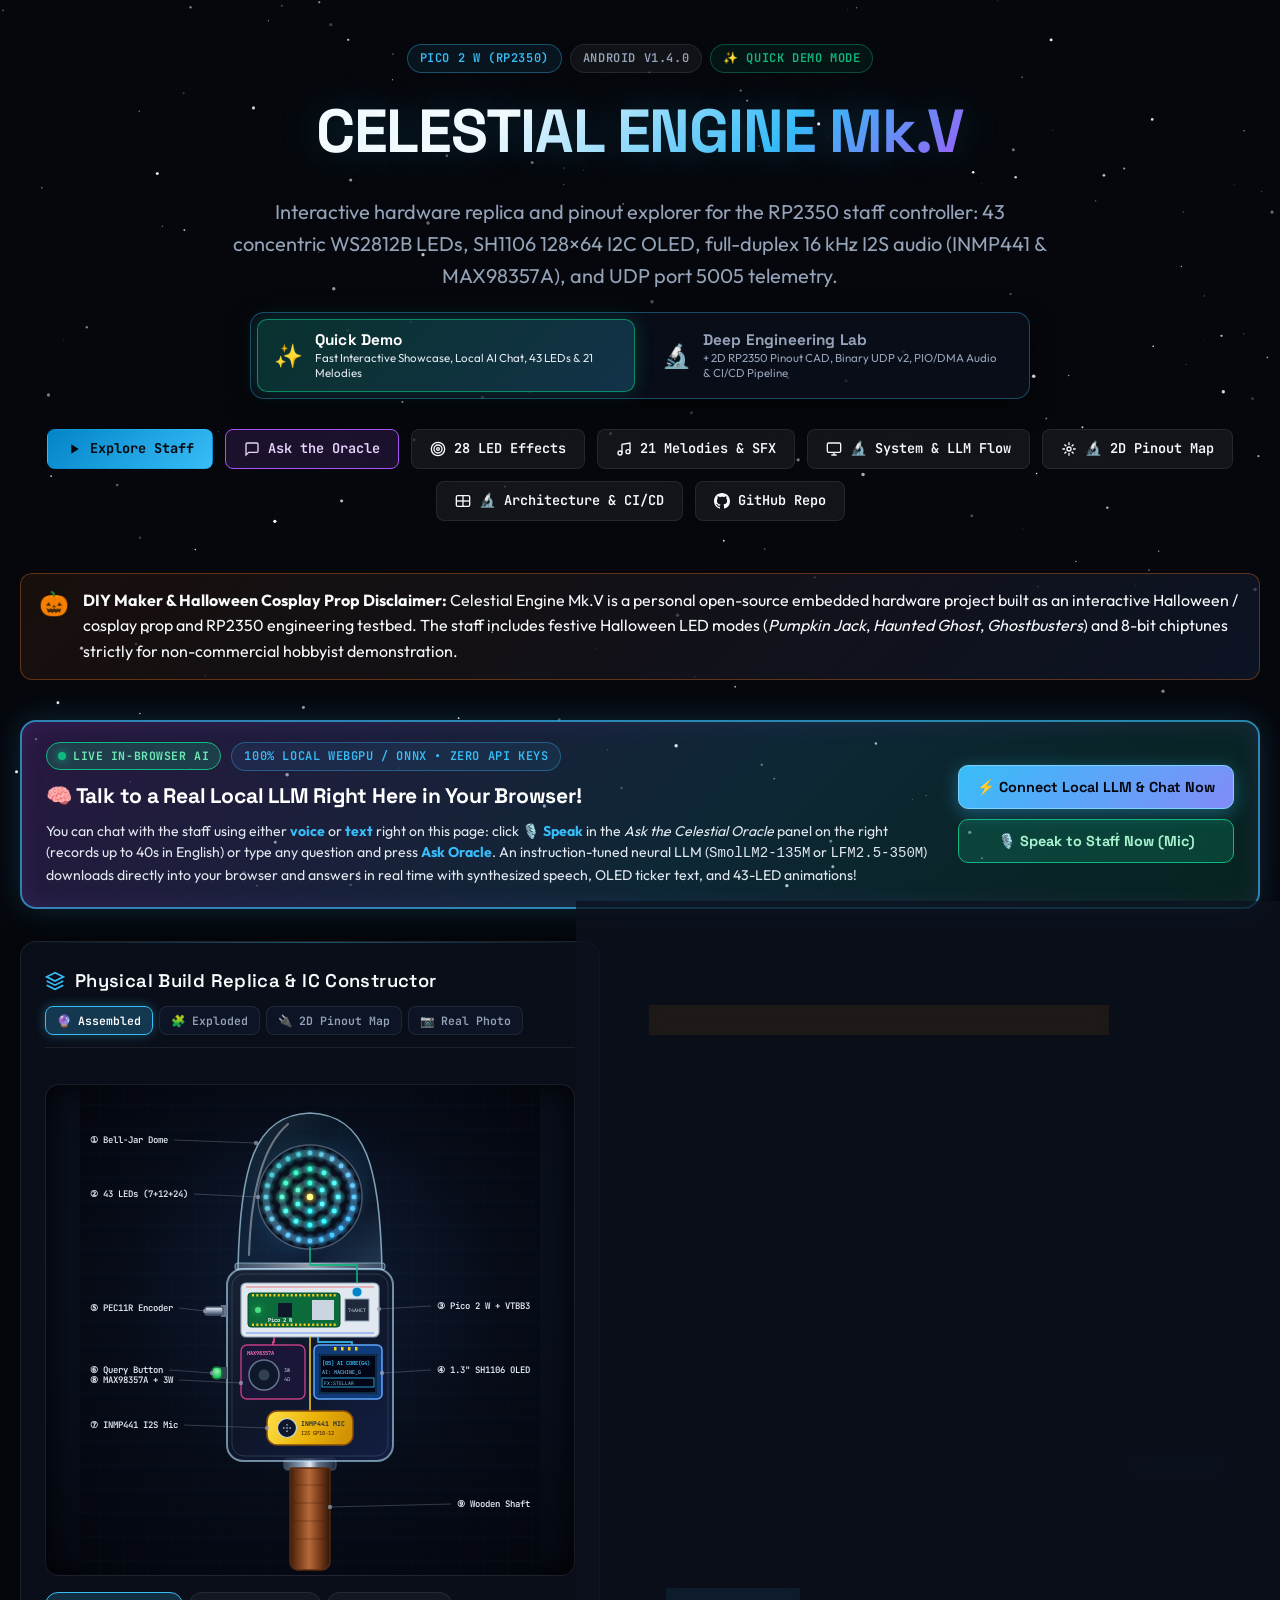
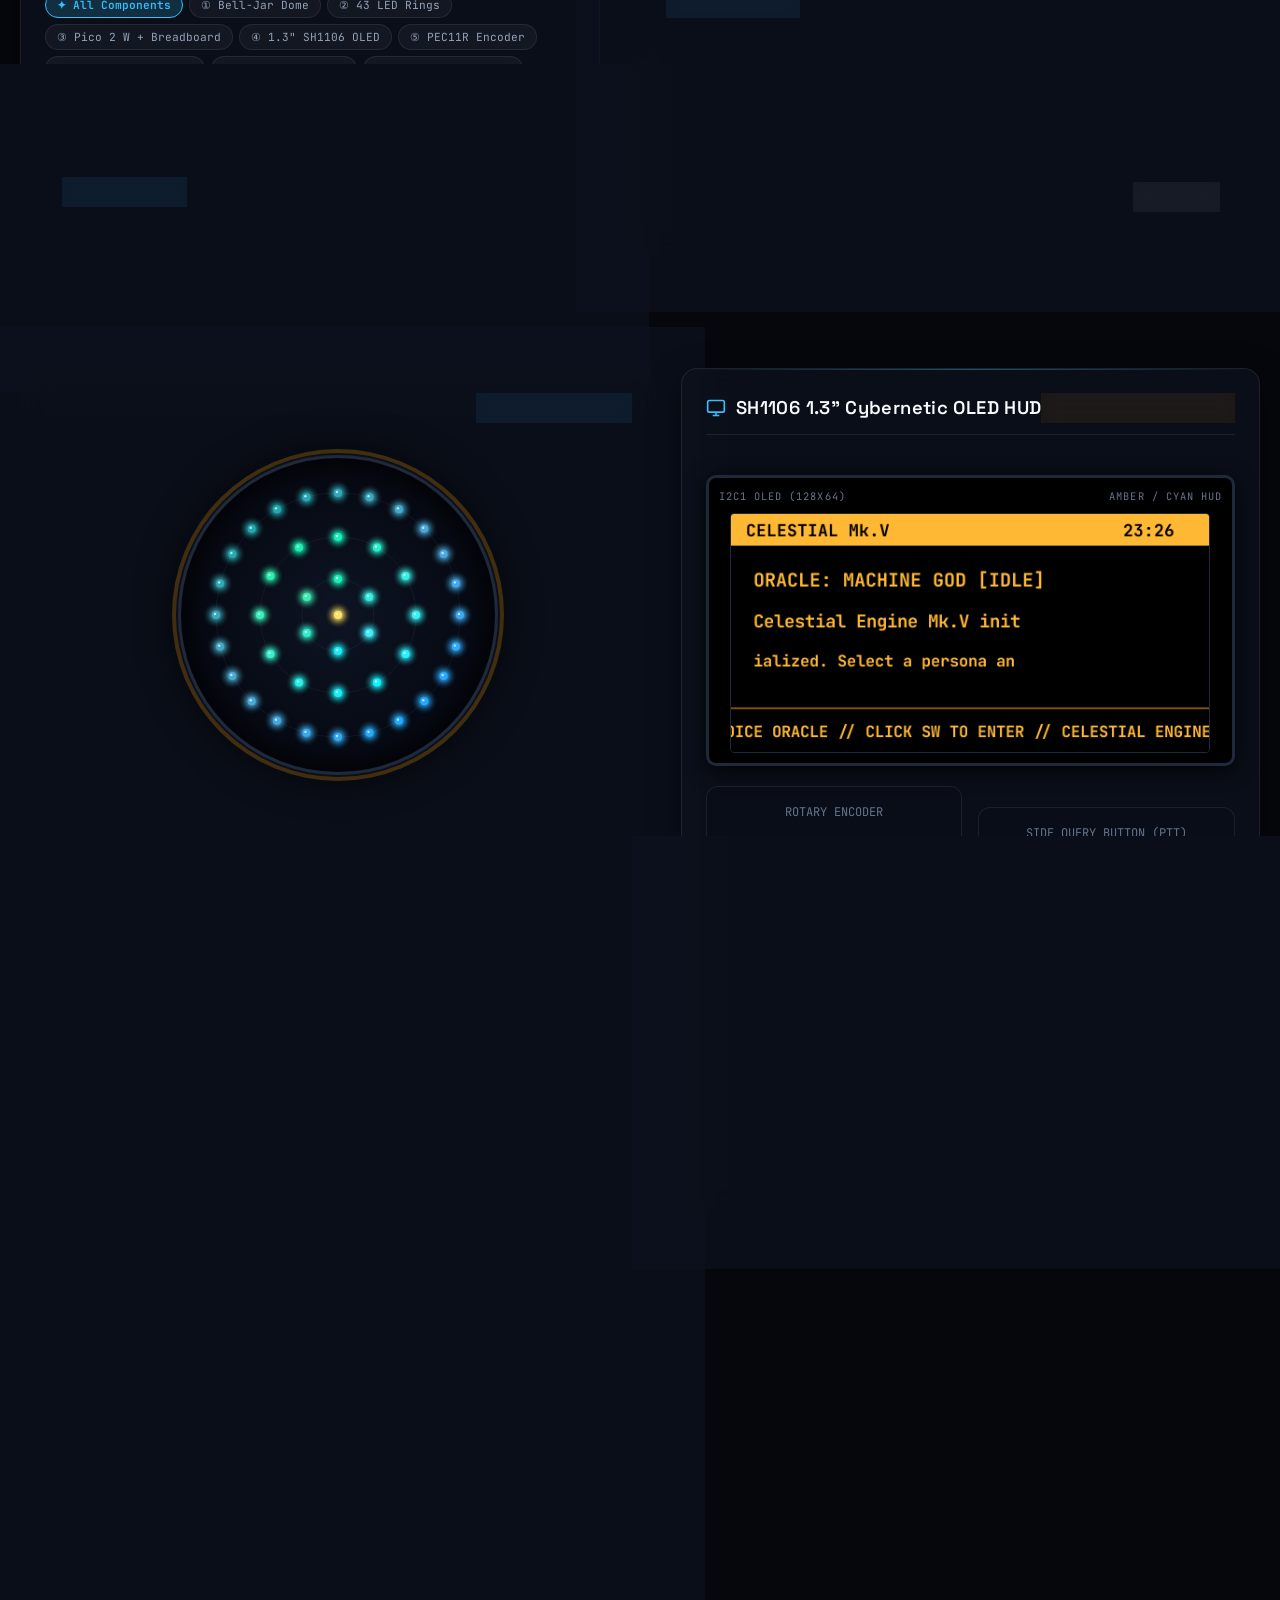
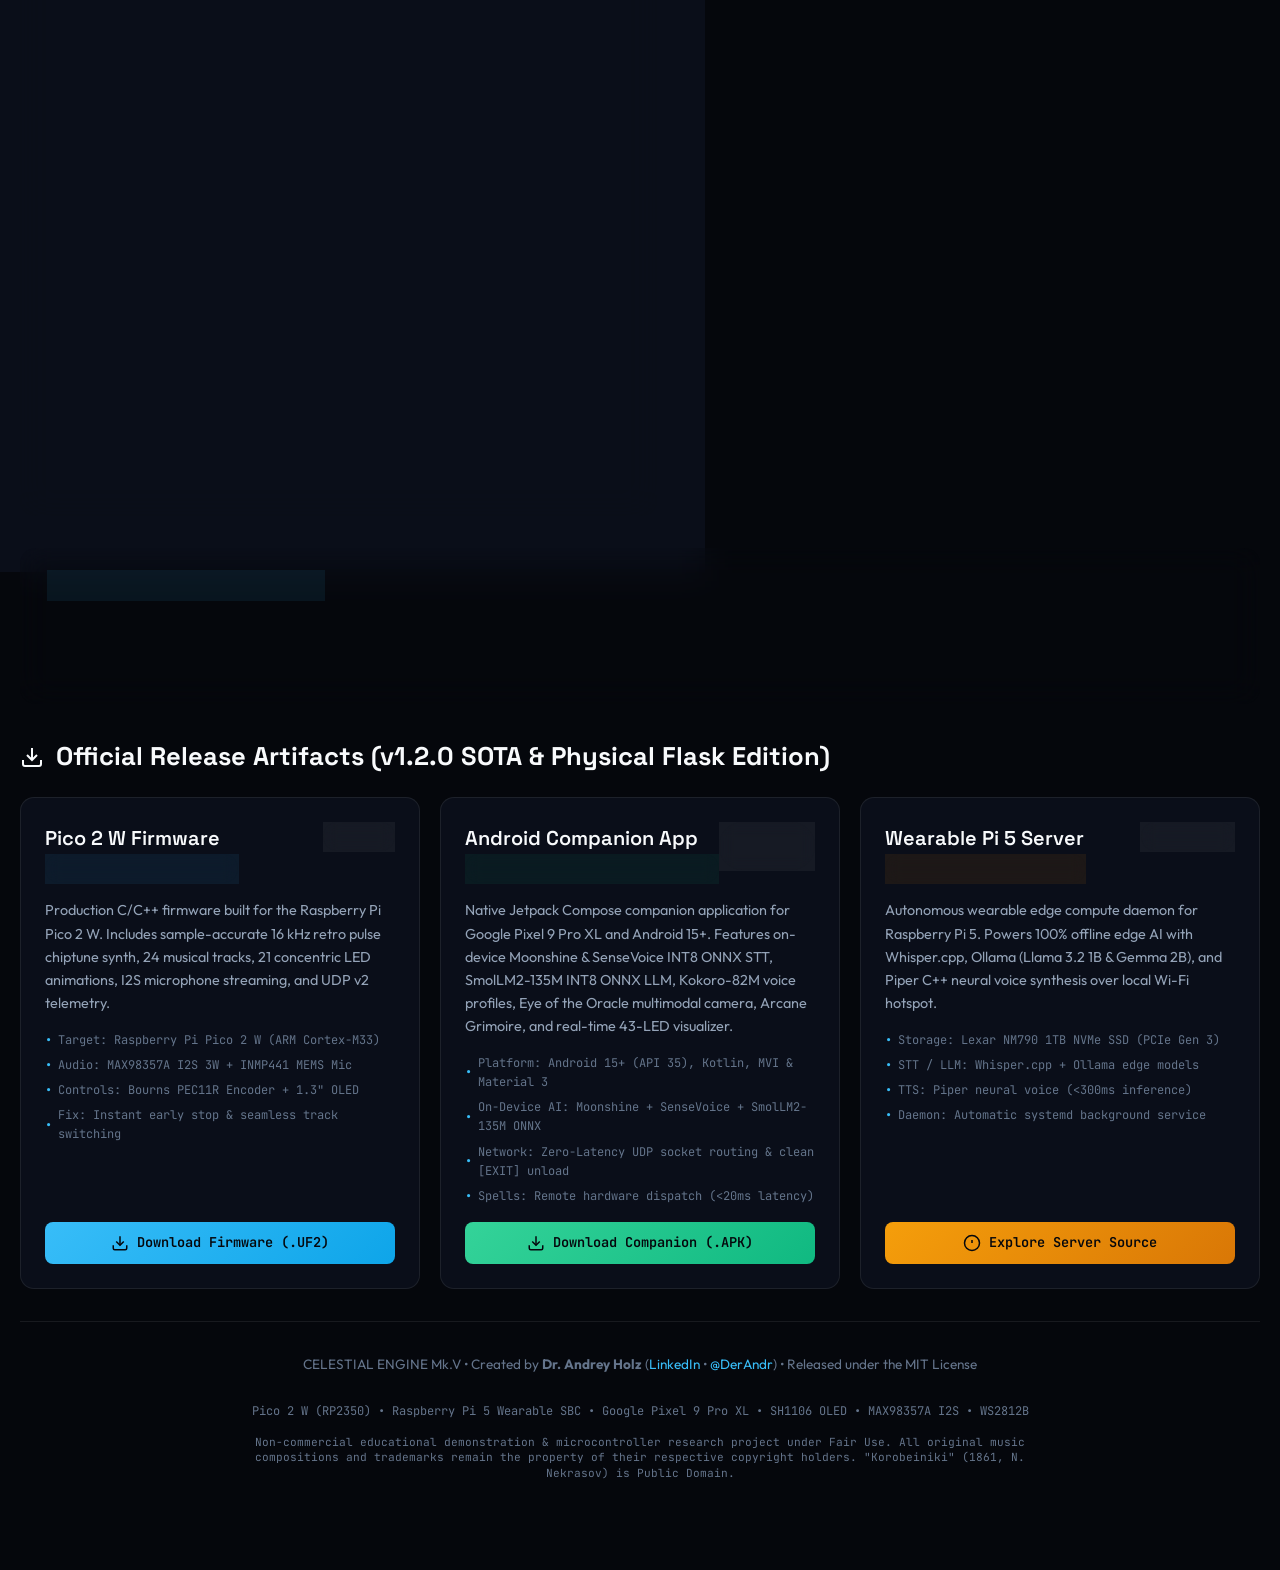
<file: docs/index.html>
<!DOCTYPE html>
<html lang="en">
<head>
  <meta charset="UTF-8">
  <meta name="viewport" content="width=device-width, initial-scale=1.0">
  <title>Celestial Engine Mk.V — Hardware Replica &amp; RP2350 Pinout</title>
  <meta name="description" content="Interactive digital twin and web simulator for Celestial Engine Mk.V. Autonomous AI Staff with RP2350, 43 concentric WS2812B LEDs, duplex I2S audio, and wearable Raspberry Pi 5.">
  
  <link rel="preconnect" href="https://fonts.googleapis.com">
  <link rel="preconnect" href="https://fonts.gstatic.com" crossorigin>
  <link href="https://fonts.googleapis.com/css2?family=JetBrains+Mono:wght@400;500;700&family=Outfit:wght@400;500;600;700&family=Space+Grotesk:wght@500;700&display=swap" rel="stylesheet">
  <link rel="icon" href="favicon.ico" type="image/x-icon">
  <link rel="stylesheet" href="simulator.css?v=1.4.0">
</head>
<body data-page-mode="demo">
  <!-- Ambient Deep Space Starfield -->
  <canvas id="space-canvas"></canvas>

  <div class="app-container">
    <!-- Hero Header -->
    <header class="hero-header">
      <div class="badge-row">
        <span class="badge cyan">Pico 2 W (RP2350)</span>
        <span id="header-android-badge" class="badge">Android v1.4.0</span>
        <span id="header-page-mode-badge" class="badge emerald">✨ Quick Demo Mode</span>
      </div>

      <h1 class="hero-title">CELESTIAL ENGINE Mk.V</h1>
      <p class="hero-subtitle">
        Interactive hardware replica and pinout explorer for the RP2350 staff controller: 43 concentric WS2812B LEDs, SH1106 128×64 I2C OLED, full-duplex 16 kHz I2S audio (INMP441 &amp; MAX98357A), and UDP port 5005 telemetry.
      </p>

      <!-- Dual-Mode Showcase Switcher (Task 8.5.2: Quick Demo vs Deep Engineering Lab) -->
      <div class="page-mode-switcher" role="tablist" aria-label="Showcase View Mode">
        <button type="button" id="mode-btn-demo" class="page-mode-btn active" data-mode="demo" role="tab" aria-selected="true">
          <span class="mode-icon">✨</span>
          <div class="mode-text">
            <strong>Quick Demo</strong>
            <span>Fast Interactive Showcase, Local AI Chat, 43 LEDs &amp; 21 Melodies</span>
          </div>
        </button>
        <button type="button" id="mode-btn-lab" class="page-mode-btn" data-mode="lab" role="tab" aria-selected="false">
          <span class="mode-icon">🔬</span>
          <div class="mode-text">
            <strong>Deep Engineering Lab</strong>
            <span>+ 2D RP2350 Pinout CAD, Binary UDP v2, PIO/DMA Audio &amp; CI/CD Pipeline</span>
          </div>
        </button>
      </div>

      <div class="quick-links">
        <a href="#replica-showcase" class="btn-pill primary">
          <svg width="16" height="16" viewBox="0 0 24 24" fill="currentColor"><path d="M8 5v14l11-7z"/></svg>
          Explore Staff
        </a>
        <a href="#oracle-console" class="btn-pill" style="border-color: var(--violet-arcane); color: #e9d5ff; background: rgba(168, 85, 247, 0.14);">
          <svg width="16" height="16" viewBox="0 0 24 24" fill="none" stroke="currentColor" stroke-width="2"><path d="M21 15a2 2 0 0 1-2 2H7l-4 4V5a2 2 0 0 1 2-2h14a2 2 0 0 1 2 2z"/></svg>
          Ask the Oracle
        </a>
        <a href="#lighting-effects-drawer" class="btn-pill">
          <svg width="16" height="16" viewBox="0 0 24 24" fill="none" stroke="currentColor" stroke-width="2"><circle cx="12" cy="12" r="10"/><circle cx="12" cy="12" r="6"/><circle cx="12" cy="12" r="2"/></svg>
          28 LED Effects
        </a>
        <a href="#preset-zelda" class="btn-pill">
          <svg width="16" height="16" viewBox="0 0 24 24" fill="none" stroke="currentColor" stroke-width="2"><path d="M9 18V5l12-2v13"/><circle cx="6" cy="18" r="3"/><circle cx="18" cy="16" r="3"/></svg>
          21 Melodies &amp; SFX
        </a>
        <a href="#system-overview" class="btn-pill lab-nav-link" data-requires-lab="true">
          <svg width="16" height="16" viewBox="0 0 24 24" fill="none" stroke="currentColor" stroke-width="2"><rect x="2" y="3" width="20" height="14" rx="2"/><path d="M8 21h8M12 17v4"/></svg>
          🔬 System &amp; LLM Flow
        </a>
        <a href="#schematic" class="btn-pill lab-nav-link" data-requires-lab="true">
          <svg width="16" height="16" viewBox="0 0 24 24" fill="none" stroke="currentColor" stroke-width="2"><circle cx="12" cy="12" r="3"/><path d="M12 2v4m0 12v4M2 12h4m12 0h4m-3.17-6.83l-2.83 2.83m-8 8l-2.83 2.83m0-13.66l2.83 2.83m8 8l2.83 2.83"/></svg>
          🔬 2D Pinout Map
        </a>
        <a href="#architecture" class="btn-pill lab-nav-link" data-requires-lab="true">
          <svg width="16" height="16" viewBox="0 0 24 24" fill="none" stroke="currentColor" stroke-width="2"><path d="M4 4h16c1.1 0 2 .9 2 2v12c0 1.1-.9 2-2 2H4c-1.1 0-2-.9-2-2V6c0-1.1.9-2 2-2z"/><line x1="12" y1="4" x2="12" y2="20"/><line x1="2" y1="12" x2="22" y2="12"/></svg>
          🔬 Architecture &amp; CI/CD
        </a>
        <a href="https://github.com/DerAndr/celestial_engine_project" target="_blank" rel="noopener" class="btn-pill">
          <svg width="16" height="16" viewBox="0 0 24 24" fill="currentColor"><path d="M12 0C5.37 0 0 5.37 0 12c0 5.31 3.435 9.795 8.205 11.385.6.105.825-.255.825-.57 0-.285-.015-1.23-.015-2.235-3.015.555-3.795-.735-4.035-1.41-.135-.345-.72-1.41-1.23-1.695-.42-.225-1.02-.78-.015-.795.945-.015 1.62.87 1.845 1.23 1.08 1.815 2.805 1.305 3.495.99.105-.78.42-1.305.765-1.605-2.67-.3-5.46-1.335-5.46-5.925 0-1.305.465-2.385 1.23-3.225-.12-.3-.54-1.53.12-3.18 0 0 1.005-.315 3.3 1.23.96-.27 1.98-.405 3-.405s2.04.135 3 .405c2.295-1.56 3.3-1.23 3.3-1.23.66 1.65.24 2.88.12 3.18.765.84 1.23 1.905 1.23 3.225 0 4.605-2.805 5.625-5.475 5.925.435.375.81 1.095.81 2.22 0 1.605-.015 2.895-.015 3.3 0 .315.225.69.825.57A12.02 12.02 0 0024 12c0-6.63-5.37-12-12-12z"/></svg>
          GitHub Repo
        </a>
      </div>
    </header>

    <!-- DIY Maker & Halloween Prop Disclaimer -->
    <aside class="prop-disclaimer-banner" aria-label="DIY Prop and Educational Project Disclaimer">
      <div class="prop-disclaimer-icon">🎃</div>
      <div class="prop-disclaimer-body">
        <strong>DIY Maker &amp; Halloween Cosplay Prop Disclaimer:</strong>
        Celestial Engine Mk.V is a personal open-source embedded hardware project built as an interactive Halloween / cosplay prop and RP2350 engineering testbed. The staff includes festive Halloween LED modes (<em>Pumpkin Jack</em>, <em>Haunted Ghost</em>, <em>Ghostbusters</em>) and 8-bit chiptunes strictly for non-commercial hobbyist demonstration.
      </div>
    </aside>

    <!-- Prominent Live In-Browser Local LLM Callout Banner -->
    <section class="live-llm-hero-banner" aria-label="Talk to a Live Local LLM in Your Browser">
      <div class="live-llm-banner-left">
        <div class="live-llm-badge-row">
          <span class="live-llm-pulse-pill"><span class="live-llm-dot"></span> LIVE IN-BROWSER AI</span>
          <span class="badge cyan">100% LOCAL WEBGPU / ONNX • ZERO API KEYS</span>
        </div>
        <h2 class="live-llm-banner-title">
          🧠 Talk to a Real Local LLM Right Here in Your Browser!
        </h2>
        <p class="live-llm-banner-desc">
          You can chat with the staff using either <strong>voice</strong> or <strong>text</strong> right on this page:
          click <strong>🎙️ Speak</strong> in the <em>Ask the Celestial Oracle</em> panel on the right (records up to 40s in English) or type any question and press <strong>Ask Oracle</strong>. An instruction-tuned neural LLM (<code>SmolLM2-135M</code> or <code>LFM2.5-350M</code>) downloads directly into your browser and answers in real time with synthesized speech, OLED ticker text, and 43-LED animations!
        </p>
      </div>
      <div class="live-llm-banner-actions">
        <button type="button" id="banner-btn-connect-llm" class="btn-llm-cta primary">
          ⚡ Connect Local LLM &amp; Chat Now
        </button>
        <button type="button" id="banner-btn-speak-now" class="btn-llm-cta voice">
          🎙️ Speak to Staff Now (Mic)
        </button>
      </div>
    </section>

    <!-- =====================================================================
         PHYSICAL BUILD REPLICA, IC BREADBOARD CAD & ORACLE CONSOLE
         ===================================================================== -->
    <section id="replica-showcase" class="replica-showcase-grid" aria-label="Interactive Physical Staff Replica and Oracle Console">
      
      <!-- Left Card: Physical Staff Replica, Exploded View & IC Breadboard CAD Constructor -->
      <article class="glass-panel replica-visual-panel">
        <div class="panel-header" style="flex-wrap: wrap; gap: 10px;">
          <h2 class="panel-title">
            <svg width="20" height="20" viewBox="0 0 24 24" fill="none" stroke="currentColor" stroke-width="2"><path d="M12 2L2 7l10 5 10-5-10-5z"/><path d="M2 17l10 5 10-5"/><path d="M2 12l10 5 10-5"/></svg>
            Physical Build Replica &amp; IC Constructor
          </h2>
          <div class="replica-view-switcher" role="tablist" aria-label="Visualization Mode">
            <button type="button" class="replica-view-btn active" data-view="assembled" title="Assembled Physical Staff Replica">🔮 Assembled</button>
            <button type="button" class="replica-view-btn" data-view="exploded" title="Exploded Physical Build Overview">🧩 Exploded</button>
            <button type="button" class="replica-view-btn" data-view="breadboard" title="Interactive 2D RP2350 Pinout &amp; Equipment Wiring">🔌 2D Pinout Map</button>
            <button type="button" class="replica-view-btn" data-view="photo" title="Real Physical Staff in Action">📷 Real Photo</button>
            <button type="button" class="replica-view-btn" data-view="3d" style="display: none;" title="Optional Interactive 3D WebGL Replica">🧊 3D View</button>
          </div>
        </div>

        <div class="replica-stage-box">
          <canvas id="replica-2d-canvas" width="460" height="490" aria-label="Interactive Physical Replica and Breadboard CAD Canvas"></canvas>
          <div id="replica-3d-container" class="replica-3d-viewport" style="display: none;" aria-label="Interactive 3D Staff Viewport"></div>
          <div id="replica-photo-container" class="replica-photo-viewport" style="display: none; width: 100%; height: 100%; text-align: center; justify-content: center; align-items: center; padding: 10px;">
            <img id="replica-photo-img" src="assets/celestial_flask_physical.webp" alt="Real Physical Celestial Engine Staff in Action" style="max-width: 100%; max-height: 470px; object-fit: contain; border-radius: 8px; box-shadow: 0 4px 16px rgba(0,0,0,0.4);" loading="lazy">
          </div>
        </div>

        <!-- Clickable Hardware Hotspot Chips -->
        <div class="hotspot-chip-row" aria-label="Hardware Region Inspector">
          <button type="button" class="hotspot-chip-btn active" data-hotspot="all">✦ All Components</button>
          <button type="button" class="hotspot-chip-btn" data-hotspot="dome">① Bell-Jar Dome</button>
          <button type="button" class="hotspot-chip-btn" data-hotspot="leds">② 43 LED Rings</button>
          <button type="button" class="hotspot-chip-btn" data-hotspot="pico">③ Pico 2 W + Breadboard</button>
          <button type="button" class="hotspot-chip-btn" data-hotspot="oled">④ 1.3" SH1106 OLED</button>
          <button type="button" class="hotspot-chip-btn" data-hotspot="encoder">⑤ PEC11R Encoder</button>
          <button type="button" class="hotspot-chip-btn" data-hotspot="query">⑥ Side Query Button</button>
          <button type="button" class="hotspot-chip-btn" data-hotspot="kinder_mic">⑦ INMP441 I2S Mic</button>
          <button type="button" class="hotspot-chip-btn" data-hotspot="audio">⑧ MAX98357A Speaker</button>
          <button type="button" class="hotspot-chip-btn" data-hotspot="shaft">⑨ Wooden Shaft</button>
        </div>

        <!-- Selected Hotspot Inspector Details -->
        <div class="hotspot-inspector-box" aria-live="polite">
          <div style="display: flex; justify-content: space-between; align-items: center; gap: 8px; flex-wrap: wrap;">
            <strong id="replica-hotspot-title" style="color: var(--cyan-primary); font-family: var(--font-display); font-size: 0.98rem;">Clear Tapered Bell-Jar Dome (~65 × 95 mm)</strong>
            <span id="replica-hotspot-badge" class="badge cyan">OPTICAL DIFFUSER</span>
          </div>
          <p id="replica-hotspot-summary" style="font-size: 0.84rem; color: var(--text-secondary); margin-top: 6px; line-height: 1.5;"></p>
          <div id="replica-hotspot-specs" style="font-family: var(--font-mono); font-size: 0.72rem; color: var(--text-muted); margin-top: 6px;"></div>
        </div>
      </article>

      <!-- Right Card: Ask the Oracle (6 Authoritative Android Personas + Scripted & Opt-in Local Browser AI) -->
      <article id="oracle-console" class="glass-panel oracle-console-panel">
        <div class="panel-header" style="flex-wrap: wrap; gap: 10px;">
          <h2 class="panel-title">
            <svg width="20" height="20" viewBox="0 0 24 24" fill="none" stroke="currentColor" stroke-width="2"><path d="M21 15a2 2 0 0 1-2 2H7l-4 4V5a2 2 0 0 1 2-2h14a2 2 0 0 1 2 2z"/></svg>
            Ask the Celestial Oracle
          </h2>
          <span id="oracle-mode-pill" class="badge gold">📜 PRE-RECORDED DEMO ANSWERS (OR CONNECT LOCAL LLM BELOW)</span>
        </div>

        <!-- Clear 2-Mode Quick Instruction Box -->
        <div class="oracle-quick-guide">
          <div>
            <strong>How this chat works (2 modes):</strong>
            1) <strong>Pre-Recorded Demo:</strong> Ready immediately with built-in answers about the staff hardware, pinout, and creator (<a href="https://www.linkedin.com/in/andrey-holz/" target="_blank" rel="noopener">Dr. Andrey Holz — LinkedIn</a>).
          </div>
          <div>
            2) <strong>Connect Live Local LLM:</strong> Type any question (or click <code>🎙️ Speak</code>) and press <strong>Ask Oracle</strong> — or open <strong>Enable Local Browser AI</strong> below — to download a compact neural LLM (<code>SmolLM2</code> / <code>LFM2.5</code>) right into your browser and chat with the staff on any topic!
          </div>
        </div>

        <div style="font-family: var(--font-mono); font-size: 0.72rem; color: var(--text-muted); margin-top: 2px; margin-bottom: 8px;">
          SELECT PERSONA (PARITY WITH ANDROID <code>OraclePersona.kt</code> — INSTANT SWITCH, NO RE-DOWNLOAD):
        </div>

        <!-- 6 Authoritative Personas Grid -->
        <div class="persona-grid" role="group" aria-label="Oracle Personalities">
          <button type="button" class="persona-card-btn active" data-persona="machine_god" aria-pressed="true">
            <span class="persona-icon">🤖</span>
            <div class="persona-meta">
              <strong>Machine God</strong>
              <span>Quantum probability &amp; causality</span>
            </div>
          </button>
          <button type="button" class="persona-card-btn" data-persona="archmage" aria-pressed="false">
            <span class="persona-icon">🧙‍♂️</span>
            <div class="persona-meta">
              <strong>Wise Archmage</strong>
              <span>Ancient star vaults &amp; wisdom</span>
            </div>
          </button>
          <button type="button" class="persona-card-btn" data-persona="marvin" aria-pressed="false">
            <span class="persona-icon">🛸</span>
            <div class="persona-meta">
              <strong>Marvin Android</strong>
              <span>Dry, weary planet-brain sarcasm</span>
            </div>
          </button>
          <button type="button" class="persona-card-btn" data-persona="cyberpunk" aria-pressed="false">
            <span class="persona-icon">🕶️</span>
            <div class="persona-meta">
              <strong>Cyberpunk Netrunner</strong>
              <span>Ghost-Runner chrome &amp; street slang</span>
            </div>
          </button>
          <button type="button" class="persona-card-btn" data-persona="pumpkin_lord" aria-pressed="false">
            <span class="persona-icon">🎃</span>
            <div class="persona-meta">
              <strong>Jack Pumpkin King</strong>
              <span>Festive Halloween spirit &amp; whimsy</span>
            </div>
          </button>
          <button type="button" class="persona-card-btn" data-persona="custom" aria-pressed="false">
            <span class="persona-icon">✏️</span>
            <div class="persona-meta">
              <strong>Custom Persona</strong>
              <span>Visitor-defined role instructions</span>
            </div>
          </button>
        </div>

        <!-- Custom Persona Prompt Editor (Shown when 'custom' is active) -->
        <div id="custom-persona-editor" class="custom-persona-box" style="display: none;">
          <div style="display: flex; justify-content: space-between; align-items: center;">
            <label for="custom-prompt-input" style="font-family: var(--font-mono); font-size: 0.72rem; color: var(--cyan-primary);">
              CUSTOM SYSTEM INSTRUCTIONS (LOCAL BROWSER STORAGE ONLY):
            </label>
            <span id="custom-prompt-counter" style="font-family: var(--font-mono); font-size: 0.7rem; color: var(--text-muted);">0 / 280</span>
          </div>
          <textarea id="custom-prompt-input" rows="2" maxlength="280" placeholder="e.g. You are an orbital ship navigator speaking in crisp astronomical coordinates..."></textarea>
          <div style="display: flex; justify-content: space-between; align-items: center; gap: 8px; flex-wrap: wrap;">
            <span style="font-size: 0.72rem; color: var(--gold-accent);">Note: Live custom role generation requires enabling Local AI below.</span>
            <button type="button" id="custom-prompt-reset" class="btn-icon-step">Reset Custom Prompt</button>
          </div>
        </div>

        <!-- Question Input Form -->
        <form id="oracle-query-form" class="oracle-input-form">
          <label for="oracle-question-input" class="sr-only">Ask the Oracle a question</label>
          <input type="text" id="oracle-question-input" maxlength="200" placeholder="Ask the staff a question (e.g., How is your hardware wired? What awaits tomorrow?)" autocomplete="off">
          <button type="button" id="oracle-mic-btn" class="btn-icon-step mic-speak-btn" title="Click to record voice question via microphone (English)">🎙️ Speak</button>
          <button type="submit" id="oracle-send-btn" class="btn-pill primary">Ask Oracle</button>
          <button type="button" id="oracle-cancel-btn" class="btn-icon-step" style="display: none; border-color: #ef4444; color: #ef4444;">✕ Cancel</button>
        </form>

        <!-- Live Microphone Recording Indicator & Level Meter -->
        <div id="mic-recording-banner" class="mic-recording-banner" style="display: none;" role="status" aria-live="polite">
          <div class="mic-rec-header">
            <span class="mic-rec-dot"></span>
            <strong id="mic-rec-status-title">REC (MAX 40s) • RECORDING SPEECH FROM INMP441 MIC (16 kHz I2S)</strong>
            <div id="mic-level-bars" class="mic-level-bars" aria-hidden="true">
              <span></span><span></span><span></span><span></span><span></span><span></span>
              <span></span><span></span><span></span><span></span><span></span><span></span>
            </div>
            <button type="button" id="mic-stop-send-btn" class="btn-icon-step mic-stop-btn">⏹ Stop &amp; Send</button>
          </div>
          <div id="mic-live-transcript" class="mic-live-transcript">
            🎙️ Speak your question into the microphone (up to 40s)...
          </div>
        </div>

        <!-- Quick Sample Inquiry Chips -->
        <div class="sample-chips-row">
          <span style="font-family: var(--font-mono); font-size: 0.68rem; color: var(--text-muted);">TRY:</span>
          <button type="button" class="sample-prompt-chip" data-prompt="Who created this project and what is his LinkedIn?">Who created this project?</button>
          <button type="button" class="sample-prompt-chip" data-prompt="How is your hardware wired inside the dome?">How is your hardware wired?</button>
          <button type="button" class="sample-prompt-chip" data-prompt="What does the future hold for my project?">What does the future hold?</button>
          <label style="margin-left: auto; display: inline-flex; align-items: center; gap: 6px; font-family: var(--font-mono); font-size: 0.72rem; color: var(--text-secondary); cursor: pointer;">
            <input type="checkbox" id="oracle-tts-toggle" checked>
            🔊 Browser TTS Voice
          </label>
        </div>

        <!-- Oracle Output Display Box -->
        <div class="oracle-output-card" aria-live="polite">
          <div style="display: flex; justify-content: space-between; align-items: center; gap: 8px; flex-wrap: wrap;">
            <span id="active-persona-badge" class="badge cyan">🤖 Machine God</span>
            <span id="active-persona-subtitle" style="font-size: 0.75rem; color: var(--text-muted);">Quantum computational consciousness, probability &amp; systemic analysis</span>
          </div>
          <p id="oracle-response-text" class="oracle-response-body">
            Celestial Engine Mk.V initialized. Select a persona and enter an inquiry.
          </p>
          <div id="oracle-response-source" class="oracle-response-meta">
            Pre-recorded answer (Machine God preset) • Click "Ask Oracle" or load Local AI below to chat live with an LLM
          </div>
        </div>

        <!-- Opt-In Browser-Only Local AI Panel (Zero automatic downloads on page load!) -->
        <details class="local-ai-optin-drawer">
          <summary>
            <span>🧠 <strong>Enable Local Browser AI (Opt-In ONNX / WebGPU)</strong> — Zero Server or API Key</span>
            <span id="local-ai-status-badge" class="badge">UNLOADED</span>
          </summary>
          <div class="local-ai-drawer-body">
            <p style="font-size: 0.8rem; color: var(--text-secondary); line-height: 1.5;">
              By default, the showcase uses instant <strong>Scripted Demo Mode</strong> with zero model downloads. You can optionally download a compact instruction-tuned LLM directly into your browser via <strong>Transformers.js v4.3.2 + ONNX Runtime Web</strong> inside a dedicated Web Worker. Once cached, prompts are processed locally on your device.
            </p>
            <div style="display: flex; justify-content: space-between; align-items: center; flex-wrap: wrap; gap: 8px;">
              <span id="webgpu-probe-badge" style="font-family: var(--font-mono); font-size: 0.72rem; color: var(--cyan-primary);">Probing WebGPU support...</span>
              <span style="font-family: var(--font-mono); font-size: 0.68rem; color: var(--text-muted);">Note: Mobile browsers may close tabs under high RAM pressure.</span>
            </div>

            <div class="local-ai-controls-row">
              <label for="local-ai-model-select" class="sr-only">Select Local AI Model</label>
              <select id="local-ai-model-select" class="local-ai-select">
                <option value="smollm2-135m">Lightweight: HuggingFaceTB/SmolLM2-135M-Instruct (~120 MB q4f16 • Apache-2.0) — Recommended Default</option>
                <option value="lfm2.5-350m">Enhanced: onnx-community/LFM2.5-350M-ONNX (~258 MB q4f16 • LFM License 1.0 • WebGPU Only)</option>
              </select>
              <button type="button" id="btn-load-ai" class="btn-pill primary">⬇ Confirm &amp; Download Selected Model</button>
              <button type="button" id="btn-unload-ai" class="btn-icon-step" style="display: none; border-color: #f59e0b; color: #fbbf24;">Unload Model &amp; Return to Scripted</button>
            </div>

            <div id="local-ai-model-desc" style="font-family: var(--font-mono); font-size: 0.72rem; color: var(--text-muted);">
              135M parameters • ~120 MB download (q4f16) • Fast initialization, low RAM footprint. • License: Apache-2.0
            </div>

            <div id="local-ai-progress-wrap" class="ai-progress-bar-wrap" style="display: none;">
              <div id="local-ai-progress-bar" class="ai-progress-bar-fill" style="width: 0%;"></div>
            </div>
            <div id="local-ai-progress-text" style="font-family: var(--font-mono); font-size: 0.72rem; color: var(--cyan-primary);"></div>
            <div id="local-ai-error-text" style="font-family: var(--font-mono); font-size: 0.74rem; color: #f87171;"></div>
          </div>
        </details>
      </article>
    </section>

    <!-- Interactive Digital Twin Section -->
    <main id="simulator" class="simulator-layout">
      
      <!-- Left Column: 43 Concentric LED Rings -->
      <section class="glass-panel" aria-labelledby="led-panel-title">
        <div class="panel-header">
          <h2 id="led-panel-title" class="panel-title">
            <svg width="20" height="20" viewBox="0 0 24 24" fill="none" stroke="currentColor" stroke-width="2"><circle cx="12" cy="12" r="10"/><circle cx="12" cy="12" r="6"/><circle cx="12" cy="12" r="2"/></svg>
            43-LED Concentric Headpiece
          </h2>
          <span class="badge cyan">WS2812B • 3 Rings</span>
        </div>

        <div class="led-stage-container">
          <div class="led-housing">
            <canvas id="led-canvas" width="310" height="310" aria-label="43 Concentric WS2812B LEDs"></canvas>
          </div>
          <div class="led-caption">
            Active Rune Mode: <span id="telem-anim">STELLAR AURORA</span> (28 Authentic Effects)
          </div>
        </div>

        <!-- Direct 28-Effect Selector Drawer -->
        <details id="lighting-effects-drawer" class="fx-selector-drawer" open>
          <summary>
            <span>✨ <strong>Select LED Effect Mode (28 Concentric Patterns)</strong></span>
            <span id="active-fx-desc" style="font-family: var(--font-mono); font-size: 0.7rem; color: var(--cyan-primary);">STELLAR AURORA — Flowing cyan, teal &amp; gold</span>
          </summary>
          <div id="replica-effects-grid" class="fx-grid"></div>
        </details>

        <!-- 21 Chiptune Melodies + 14 Cosmic & R2-D2 Sound FX Showcase -->
        <div style="margin-top: 24px;">
          <div class="panel-header" style="margin-bottom: 12px; padding-bottom: 8px; display: flex; justify-content: space-between; align-items: center; gap: 8px;">
            <span style="font-family: var(--font-mono); font-size: 0.75rem; color: var(--text-muted); text-transform: uppercase;">
              🎵 21 Onboard 8-Bit Chiptune Melodies (Audio + Thematic LEDs)
            </span>
            <button type="button" id="btn-stop-audio" class="btn-icon-step" style="font-size: 0.68rem; padding: 3px 9px;" title="Stop Chiptune / Sound FX">⏹ Stop Audio</button>
          </div>
          <div class="preset-grid">
            <button class="preset-btn zelda" data-track="3" id="preset-zelda">
              <strong>ZELDA OVERWORLD</strong>
              <span>Triforce Fanfare (LED #14)</span>
            </button>
            <button class="preset-btn tetris" data-track="1" id="preset-tetris">
              <strong>TETRIS KOROBEINIKI</strong>
              <span>1861 Folk 8-Bit (LED #12)</span>
            </button>
            <button class="preset-btn starwars" data-track="2" id="preset-starwars">
              <strong>STAR WARS MARCH</strong>
              <span>Darth Vader Theme (LED #13)</span>
            </button>
            <button class="preset-btn doom" data-track="0" id="preset-doom">
              <strong>DOOM E1M1</strong>
              <span>At Doom's Gate (LED #11)</span>
            </button>
            <button class="preset-btn" data-track="4" id="preset-ghostbusters">
              <strong>GHOSTBUSTERS</strong>
              <span>Proton Pack Pulse (LED #15)</span>
            </button>
            <button class="preset-btn daft" data-track="7" id="preset-daft">
              <strong>DAFT PUNK FUNK</strong>
              <span>Cyber Visor Groove (LED #19)</span>
            </button>
            <button class="preset-btn" data-track="5" id="preset-mario">
              <strong>SUPER MARIO BROS</strong>
              <span>1-1 Overworld (LED #16)</span>
            </button>
            <button class="preset-btn" data-track="6" id="preset-spooky">
              <strong>SPOOKY SKELETONS</strong>
              <span>Halloween Pumpkin (LED #7)</span>
            </button>
            <button class="preset-btn" data-track="9" id="preset-potter">
              <strong>HEDWIG'S THEME</strong>
              <span>Harry Potter Spell (LED #24)</span>
            </button>
            <button class="preset-btn" data-track="10" id="preset-pokemon">
              <strong>POKÉMON THEME</strong>
              <span>Pokéball Capture (LED #25)</span>
            </button>
            <button class="preset-btn" data-track="11" id="preset-sailor">
              <strong>SAILOR MOON</strong>
              <span>Moonlight Densetsu (LED #23)</span>
            </button>
            <button class="preset-btn" data-track="8" id="preset-morrowind">
              <strong>MORROWIND THEME</strong>
              <span>Nerevar Rising (LED #20)</span>
            </button>
          </div>

          <!-- Drawer for Remaining 9 World & Game Melodies (Tracks 12..20) -->
          <details class="fx-selector-drawer" style="margin-top: 10px;">
            <summary>
              <span>🎼 <strong>More Staff Melodies (Tracks 13–21: Mega Man 2, eBay, Bella Ciao, Ode to Joy, World Folk)</strong></span>
              <span style="font-family: var(--font-mono); font-size: 0.68rem; color: var(--cyan-primary);">9 Tracks</span>
            </summary>
            <div class="preset-grid" style="margin-top: 10px;">
              <button class="preset-btn" data-track="12">
                <strong>MEGA MAN 2</strong>
                <span>Dr. Wily Stage 1</span>
              </button>
              <button class="preset-btn" data-track="13">
                <strong>EBAY AUCTION</strong>
                <span>Sniping Frenzy (LED #26)</span>
              </button>
              <button class="preset-btn" data-track="14">
                <strong>BELLA CIAO</strong>
                <span>Italian Folk Anthem</span>
              </button>
              <button class="preset-btn" data-track="15">
                <strong>ODE TO JOY</strong>
                <span>Beethoven 9th</span>
              </button>
              <button class="preset-btn" data-track="16">
                <strong>GREENSLEEVES</strong>
                <span>16th-C English Ballad</span>
              </button>
              <button class="preset-btn" data-track="17">
                <strong>SAKURA SAKURA</strong>
                <span>Japanese Traditional</span>
              </button>
              <button class="preset-btn" data-track="18">
                <strong>MO LI HUA</strong>
                <span>Jasmine Flower</span>
              </button>
              <button class="preset-btn" data-track="19">
                <strong>DU LIEGST MIR</strong>
                <span>German Volkslied</span>
              </button>
              <button class="preset-btn" data-track="20">
                <strong>LA CUCARACHA</strong>
                <span>Mexican Folk Fiesta</span>
              </button>
            </div>
          </details>

          <!-- 14 Cosmic & R2-D2 Sound FX Bank (Firmware Parity) -->
          <details class="fx-selector-drawer" style="margin-top: 10px;" open>
            <summary>
              <span>🛸 <strong>14 Cosmic, R2-D2 &amp; Spell Sound FX (Firmware <code>COSMIC_SFX</code> Bank)</strong></span>
              <span style="font-family: var(--font-mono); font-size: 0.68rem; color: var(--gold-accent);">Synced LEDs + Synth</span>
            </summary>
            <div class="sfx-grid">
              <button type="button" class="sfx-btn" data-sfx="0">🚀 Warp Drive</button>
              <button type="button" class="sfx-btn" data-sfx="1">📡 Pulsar Beacon</button>
              <button type="button" class="sfx-btn" data-sfx="2">👽 Alien Scanner</button>
              <button type="button" class="sfx-btn" data-sfx="3">🔫 Laser Blaster</button>
              <button type="button" class="sfx-btn" data-sfx="4">🌀 Tractor Beam</button>
              <button type="button" class="sfx-btn" data-sfx="5">⛩️ Stargate Portal</button>
              <button type="button" class="sfx-btn" data-sfx="6">💥 Supernova</button>
              <button type="button" class="sfx-btn" data-sfx="7">🤖 R2-D2 Happy</button>
              <button type="button" class="sfx-btn" data-sfx="8">📟 R2-D2 Chatter</button>
              <button type="button" class="sfx-btn" data-sfx="9">⚠️ R2-D2 Scream</button>
              <button type="button" class="sfx-btn" data-sfx="10">🪙 Cha-Ching Bid</button>
              <button type="button" class="sfx-btn" data-sfx="11">🔴 Pokécenter Heal</button>
              <button type="button" class="sfx-btn" data-sfx="12">✨ Lumos Flare</button>
              <button type="button" class="sfx-btn" data-sfx="13">🦌 Patronum</button>
            </div>
          </details>

          <!-- Legal & Fair Use Notice -->
          <div class="legal-disclaimer-box">
            <svg width="14" height="14" viewBox="0 0 24 24" fill="none" stroke="currentColor" stroke-width="2" style="flex-shrink:0; margin-top:2px;"><path d="M12 22s8-4 8-10V5l-8-3-8 3v7c0 6 8 10 8 10z"/></svg>
            <div>
              <strong>Legal Notice &amp; Fair Use:</strong>
              All chiptune melodies and LED animations are original monophonic 8-bit interpretations created exclusively for non-commercial educational demonstration and microcontroller research under Fair Use. All original music compositions, trademarks, character names, and logos belong to their respective copyright holders (Nintendo, The Tetris Company, Lucasfilm/Disney, id Software/Bethesda, Daft Life Ltd., Columbia Pictures). "Korobeiniki" is a 19th-century folk melody (1861, N. Nekrasov) in the Public Domain. Celestial Engine Mk.V is an independent open-source project and is not affiliated with or endorsed by any trademark owner.
            </div>
          </div>
        </div>

        <!-- Audio Spectrum -->
        <div class="visualizer-container" style="margin-top: 20px;">
          <div style="display: flex; justify-content: space-between; align-items: center;">
            <span style="font-family: var(--font-mono); font-size: 0.7rem; color: var(--text-muted);">
              8-BIT PULSE WAVE SYNTHESIS (16 kHz)
            </span>
            <span id="audio-status" class="audio-status-pill">○ IDLE</span>
          </div>
          <canvas id="audio-spectrum-canvas" width="300" height="64" aria-label="Audio Spectrum Visualizer"></canvas>
        </div>
      </section>

      <!-- Right Column: SH1106 OLED HUD & Physical Controls -->
      <section class="glass-panel hardware-controls-panel" aria-labelledby="hud-panel-title">
        <div class="panel-header">
          <h2 id="hud-panel-title" class="panel-title">
            <svg width="20" height="20" viewBox="0 0 24 24" fill="none" stroke="currentColor" stroke-width="2"><rect x="2" y="3" width="20" height="14" rx="2" ry="2"/><line x1="8" y1="21" x2="16" y2="21"/><line x1="12" y1="17" x2="12" y2="21"/></svg>
            SH1106 1.3" Cybernetic OLED HUD
          </h2>
          <span class="badge gold">128x64 • 20 FPS Ticker</span>
        </div>

        <!-- OLED Bezel -->
        <div class="oled-bezel">
          <div class="oled-header-label">
            <span>I2C1 OLED (128x64)</span>
            <span>AMBER / CYAN HUD</span>
          </div>
          <canvas id="oled-canvas" width="128" height="64" aria-label="SH1106 OLED Display"></canvas>
          <div id="oled-sr-transcript" class="sr-only" aria-live="polite">OLED HUD Ready</div>
        </div>

        <!-- Physical Controls: Rotary Knob & Push-to-Talk -->
        <div class="physical-controls-row">
          
          <!-- Rotary Encoder Unit -->
          <div class="rotary-knob-unit">
            <div style="font-family: var(--font-mono); font-size: 0.75rem; color: var(--text-muted);">
              ROTARY ENCODER
            </div>
            <div id="knob-outer" class="knob-outer" title="Rotate with Mouse Wheel or Drag">
              <div class="knob-indicator"></div>
              <button id="knob-center-btn" class="knob-center-switch" title="Click to Select / Stop Music">
                SW
              </button>
            </div>
            <div class="knob-step-buttons">
              <button id="btn-step-left" class="btn-icon-step" title="Rotate Left">◄ PREV</button>
              <button id="btn-step-right" class="btn-icon-step" title="Rotate Right">NEXT ►</button>
            </div>
            <span style="font-size: 0.65rem; color: var(--text-dim); font-family: var(--font-mono);">
              Click SW to Enter / Stop
            </span>
          </div>

          <!-- Query Button Unit -->
          <div class="query-button-unit">
            <div style="font-family: var(--font-mono); font-size: 0.75rem; color: var(--text-muted);">
              SIDE QUERY BUTTON (PTT)
            </div>
            <button id="big-query-btn" class="big-query-button" title="Press & Hold for Voice Inquiry">
              QUERY
              <span class="sub">SIDE PTT</span>
            </button>
            <span style="font-size: 0.65rem; color: var(--text-dim); font-family: var(--font-mono);">
              <strong id="hud-mic-status-pill" style="font-weight: 500;">GP9 (Pin 12) / Side PTT Button</strong>
            </span>
          </div>

        </div>

        <!-- Live Telemetry Monitor -->
        <div class="telemetry-bar">
          <div class="telemetry-item">
            <span class="telemetry-label">Active Screen</span>
            <span id="telem-mode" class="telemetry-value">VOICE ORACLE</span>
          </div>
          <div class="telemetry-item">
            <span class="telemetry-label">Staff State</span>
            <span class="telemetry-value">
              <span class="status-dot pulse"></span>
              <span id="telem-state">IDLE</span>
            </span>
          </div>
          <div class="telemetry-item">
            <span class="telemetry-label">Track Queue</span>
            <span id="active-track-name" class="telemetry-value">STANDBY (SELECT PRESET)</span>
          </div>
          <div class="telemetry-item">
            <span class="telemetry-label">Active Persona</span>
            <span id="telem-persona" class="telemetry-value" style="color: var(--violet-arcane);">MACHINE GOD</span>
          </div>
          <div class="telemetry-item">
            <span class="telemetry-label">Replica Mode</span>
            <span class="telemetry-value" style="color: var(--cyan-primary);">BROWSER TWIN (SIMULATED)</span>
          </div>
        </div>
      </section>

    </main>

    <!-- Quick Demo Mode Callout to Open Deep Engineering Lab -->
    <section id="demo-lab-upsell" class="glass-panel demo-lab-upsell-card" aria-label="Switch to Deep Engineering Lab">
      <div class="demo-lab-upsell-left">
        <span class="badge cyan">🔬 DEEP ENGINEERING LAB AVAILABLE</span>
        <h3 style="font-family: var(--font-display); font-size: 1.25rem; color: var(--text-primary); margin-top: 4px;">
          Want to Inspect the 2D RP2350 Pinout Map, Binary UDP v2 Protocol &amp; Modular Firmware?
        </h3>
        <p style="font-size: 0.86rem; color: var(--text-secondary); line-height: 1.5; margin-top: 4px;">
          You are currently viewing the streamlined <strong>✨ Quick Demo</strong> showcase. Switch to the <strong>🔬 Deep Engineering Lab</strong> view to unlock the interactive 2D breadboard &amp; IC wiring explorer, UDP packet framing diagrams, dual-core PIO/DMA audio specs, and the automated GitHub Actions Android CI/CD pipeline.
        </p>
      </div>
      <div class="demo-lab-upsell-actions">
        <button type="button" id="upsell-btn-open-lab" class="btn-pill primary">
          🔬 Open Deep Engineering Lab
        </button>
      </div>
    </section>

    <!-- =====================================================================
         PRIMARY ARCHITECTURE & LOCAL LLM STREAMING OVERVIEW (LAB MODE)
         ===================================================================== -->
    <section id="system-overview" class="glass-panel sys-overview-panel lab-only-section" aria-label="System Architecture and Local LLM Streaming Overview">
      <div class="panel-header" style="flex-wrap: wrap; gap: 10px;">
        <h2 class="panel-title">
          <svg width="20" height="20" viewBox="0 0 24 24" fill="none" stroke="currentColor" stroke-width="2"><rect x="2" y="4" width="7" height="16" rx="1.5"/><rect x="15" y="4" width="7" height="16" rx="1.5"/><path d="M9 9h6M9 15h6"/></svg>
          How the System Works: Staff ⇄ Smartphone &amp; Real-Time Audio/LLM Streaming
        </h2>
        <span class="badge cyan">PRIMARY CONFIGURATION • UDP PORT 5005</span>
      </div>

      <p style="font-size: 0.88rem; color: var(--text-secondary); line-height: 1.6; margin-bottom: 6px;">
        In normal operation, the system requires only <strong>two devices</strong>: the physical <strong>Staff (Raspberry Pi Pico 2 W / RP2350)</strong> and your <strong>Android Smartphone</strong> acting as a mobile Wi-Fi hotspot (<code>10.169.248.1</code>). The staff itself runs bare-metal C/C++ firmware with zero OS overhead: it captures your voice at 16 kHz, streams raw PCM packets over UDP to the phone, and plays back the synthesized voice response, OLED text ticker, and synchronized 43-LED animations in real time.
      </p>

      <!-- PRIMARY DIAGRAM: STAFF <-> ANDROID PHONE -->
      <div class="topology-diagram-box">
        <div class="topology-diagram-title">
          PRIMARY TOPOLOGY (DEFAULT): STAFF CONTROLLER ⇄ ANDROID SMARTPHONE HOTSPOT
        </div>
        <div class="topology-flow-grid">
          <!-- Node 1: Physical Staff -->
          <div class="topology-node-card staff-node">
            <div class="topology-node-header">
              <span class="badge cyan">NODE 1 • EMBEDDED PERIPHERAL</span>
              <strong class="topology-node-title">Physical Staff (Pico 2 W / RP2350)</strong>
            </div>
            <ul class="topology-node-list">
              <li><strong>Voice Input:</strong> Side <code>QUERY</code> button (<code>GP9</code>) + <code>INMP441</code> I2S Mic (<code>16 kHz</code> 16-bit mono PCM via <code>PIO0</code> DMA)</li>
              <li><strong>Visuals:</strong> 43 Concentric <code>WS2812B</code> LEDs (<code>GP15</code> via <code>74AHCT125N</code>) + <code>1.3" SH1106</code> I2C OLED (<code>128×64</code>)</li>
              <li><strong>Audio Output:</strong> <code>MAX98357A</code> I2S Class-D Amp (<code>GP16–18</code>) + <code>4Ω 3W</code> speaker (<code>64 KB</code> circular ring buffer)</li>
              <li><strong>Offline Fallback:</strong> Plays 21 onboard 8-bit chiptunes, 14 cosmic/R2-D2 SFX, and 28 LED patterns standalone</li>
            </ul>
          </div>

          <!-- Bidirectional UDP Link -->
          <div class="topology-link-col">
            <div class="topology-arrow-pill uplink">
              <span>🎙️ 16 kHz PCM Voice Stream + PTT Events</span>
              <code>UDP :5005 ➔</code>
            </div>
            <div class="topology-protocol-badge">
              Wi-Fi 802.11n • Binary UDP v2<br>
              <span>CRC-16-CCITT • 20 ms Frames</span>
            </div>
            <div class="topology-arrow-pill downlink">
              <code>⬅ UDP :5005</code>
              <span>🔊 16 kHz TTS Audio + OLED Text + LED ID</span>
            </div>
          </div>

          <!-- Node 2: Android Smartphone -->
          <div class="topology-node-card phone-node">
            <div class="topology-node-header">
              <span class="badge gold">NODE 2 • PRIMARY HOST &amp; GATEWAY</span>
              <strong class="topology-node-title">Android Smartphone (<code>v1.4.0</code> App)</strong>
            </div>
            <ul class="topology-node-list">
              <li><strong>Wi-Fi Hotspot Gateway:</strong> Hosts local subnet (<code>10.169.248.1:5005</code>) — zero external router setup needed</li>
              <li><strong>Speech-to-Text (STT):</strong> Transcribes incoming 16 kHz I2S microphone packets from the staff</li>
              <li><strong>AI Oracle Engine:</strong> Runs persona prompt routing (On-Device / Cloud API / or forwarded to Local LLM server)</li>
              <li><strong>Real-Time Audio &amp; HUD Streamer:</strong> Resamples TTS voice into <code>16 kHz</code> PCM chunks (<code>1024 B</code>) and streams them back to the staff</li>
            </ul>
          </div>
        </div>
      </div>

      <!-- LOCAL LLMS & REAL-TIME STREAMING EXPLANATION -->
      <div class="streaming-steps-grid">
        <div class="streaming-step-card">
          <div class="step-num">1. Push-to-Talk &amp; I2S DMA Capture</div>
          <p>Holding the green side button (<code>GP9</code>) switches the staff into <code>LISTENING</code> state. Core 1 captures 32-bit I2S frames from the <strong>INMP441</strong> mic via <code>PIO0 SM1</code>, decimates them to 16-bit 16 kHz mono PCM, and sends 640-byte (20 ms) UDP packets to port <code>5005</code>.</p>
        </div>
        <div class="streaming-step-card">
          <div class="step-num">2. STT &amp; Local LLM Inference</div>
          <p>When the button is released, the host transcribes the speech (<code>Whisper.cpp</code> or Android STT) and feeds the prompt to the active persona. With local models (<strong>Ollama</strong> <code>qwen2.5:1.5b</code> / <code>gemma4:e2b</code> or browser <strong>ONNX WebGPU</strong>), tokens are generated with zero cloud dependency.</p>
        </div>
        <div class="streaming-step-card">
          <div class="step-num">3. Sentence-Chunked TTS &amp; UDP Pacing</div>
          <p>As the LLM streams text, sentences are immediately sent to the neural TTS engine (<strong>Piper ONNX</strong> or Android TTS) and OLED text packets (<code>0x03</code>) + LED effect IDs (<code>0x01</code>) are dispatched so the staff reacts visually while audio is synthesized.</p>
        </div>
        <div class="streaming-step-card">
          <div class="step-num">4. Zero-Stutter 64 KB Ring Buffer Playback</div>
          <p>Downlink 16 kHz PCM frames (<code>0x04</code>, 1024 bytes = 32 ms per packet) arrive over UDP into the RP2350's <strong>64 KB circular ring buffer</strong> (<code>2.04 s</code> jitter cushion) and stream via DMA to the <strong>MAX98357A</strong> speaker while the 43 LEDs pulse to the voice envelope.</p>
        </div>
      </div>

      <!-- OPTIONAL DIAGRAM: STAFF + ANDROID PHONE + RASPBERRY PI 5 LOCAL LLM NODE -->
      <details class="optional-pi5-drawer" open>
        <summary>
          <span>⚡ <strong>Optional Expansion Topology:</strong> Staff ⇄ Android Smartphone ⇄ Wearable Raspberry Pi 5 (16 GB RAM Local LLM Co-Processor)</span>
          <span class="badge gold">OPTIONAL OFFLINE AI NODE</span>
        </summary>
        <div class="optional-pi5-body">
          <p style="font-size: 0.84rem; color: var(--text-secondary); line-height: 1.55; margin-bottom: 14px;">
            For <strong>100% air-gapped field operation</strong> without cellular data or phone battery drain from heavy LLM weights, a wearable <strong>Raspberry Pi 5 (16 GB RAM + 1 TB NVMe SSD + X1209 UPS)</strong> joins the smartphone's Wi-Fi hotspot (<code>10.169.248.x</code>) as an optional local AI co-processor. You can either route requests through the Android app for full telemetry UI, or point the staff directly at the Pi 5 daemon (<code>celestial-brain.service</code>).
          </p>

          <div class="topology-flow-grid tri-node">
            <!-- Node 1: Staff -->
            <div class="topology-node-card staff-node">
              <div class="topology-node-header">
                <span class="badge cyan">1 • STAFF HARDWARE</span>
                <strong class="topology-node-title">Pico 2 W (RP2350)</strong>
              </div>
              <ul class="topology-node-list">
                <li><strong>Mic Uplink:</strong> Streams <code>16 kHz</code> PCM from <code>INMP441</code> over Wi-Fi UDP <code>:5005</code></li>
                <li><strong>Audio Downlink:</strong> Plays <code>16 kHz</code> TTS via <code>MAX98357A</code> + <code>64 KB</code> DMA ring buffer</li>
                <li><strong>Visual Sync:</strong> Renders <code>SH1106</code> OLED text &amp; 43-LED spell effects</li>
              </ul>
            </div>

            <!-- Connector 1: Staff <-> Phone -->
            <div class="topology-link-col compact">
              <div class="topology-arrow-pill uplink">
                <span>🎙️ 16 kHz PCM Voice</span>
                <code>UDP :5005 ➔</code>
              </div>
              <div class="topology-protocol-badge">
                Hotspot WLAN<br>
                <span>20 ms UDP Frames</span>
              </div>
              <div class="topology-arrow-pill downlink">
                <code>⬅ UDP :5005</code>
                <span>🔊 TTS + OLED + LEDs</span>
              </div>
            </div>

            <!-- Node 2: Phone -->
            <div class="topology-node-card phone-node">
              <div class="topology-node-header">
                <span class="badge gold">2 • MOBILE ROUTER &amp; UI</span>
                <strong class="topology-node-title">Android Phone (<code>10.169.248.1</code>)</strong>
              </div>
              <ul class="topology-node-list">
                <li><strong>Wi-Fi Hotspot Router:</strong> Bridges the Staff and Wearable Pi 5 on local LAN</li>
                <li><strong>Live Digital Twin UI:</strong> Real-time 43-LED preview, OLED mirror &amp; diagnostics</li>
                <li><strong>Control Deck:</strong> Switches personas, triggers spells/SFX &amp; forwards AI queries</li>
              </ul>
            </div>

            <!-- Connector 2: Phone <-> Pi 5 -->
            <div class="topology-link-col compact">
              <div class="topology-arrow-pill uplink">
                <span>📡 Audio / Prompt Relay</span>
                <code>LAN :5005 / HTTP ➔</code>
              </div>
              <div class="topology-protocol-badge">
                100% Offline LAN<br>
                <span>Zero Cloud Traffic</span>
              </div>
              <div class="topology-arrow-pill downlink">
                <code>⬅ Local AI Stream</code>
                <span>🧠 LLM Text + Piper WAV</span>
              </div>
            </div>

            <!-- Node 3: Pi 5 -->
            <div class="topology-node-card pi5-node">
              <div class="topology-node-header">
                <span class="badge" style="border-color: #f59e0b; color: #fbbf24; background: rgba(245, 158, 11, 0.14);">3 • OPTIONAL LOCAL AI SERVER</span>
                <strong class="topology-node-title">Wearable Raspberry Pi 5 (16 GB)</strong>
              </div>
              <ul class="topology-node-list">
                <li><strong>Local STT:</strong> <code>Whisper.cpp</code> (<code>base</code> / <code>small</code> quantized)</li>
                <li><strong>Local LLM:</strong> <code>Ollama</code> (<code>qwen2.5:0.5b</code>, <code>qwen2.5:1.5b</code>, <code>gemma4:e2b</code>)</li>
                <li><strong>Local TTS:</strong> <code>Piper</code> C++ ONNX neural voice (<code>&lt;300 ms</code> latency)</li>
                <li><strong>Isolated Power:</strong> <code>Geekworm X1209</code> 18650 UPS (separate from staff 5V rail)</li>
              </ul>
            </div>
          </div>
        </div>
      </details>

      <!-- NEXT-GEN v2.0 ROADMAP: 2026 BEST-PRACTICE ARCHITECTURE (PLANNED NEXT VERSION) -->
      <details class="nextgen-v2-drawer" open>
        <summary>
          <span>🚀 <strong>Next-Gen v2.0 Target Flow (2026 Best-Practice Roadmap):</strong> Full-Duplex Speech-to-Speech, On-Device NPU &amp; Zero-Config BLE/mDNS</span>
          <span class="badge" style="border-color: #c084fc; color: #e9d5ff; background: rgba(168, 85, 247, 0.18);">PLANNED NEXT RELEASE • v2.0</span>
        </summary>
        <div class="nextgen-v2-body">
          <p style="font-size: 0.84rem; color: var(--text-secondary); line-height: 1.58; margin-bottom: 14px;">
            While <strong>Mk.V (v1.2)</strong> uses a classic 3-step sequential pipeline (<code>I2S Raw PCM</code> → <code>STT</code> → <code>LLM Text</code> → <code>TTS</code> over static UDP), the upcoming <strong>v2.0 release</strong> upgrades the stack to the <strong>2026 Edge AI &amp; Wearable Best-Practice Architecture</strong>: eliminating manual IP configuration, cutting wireless audio bandwidth by 4×, and replacing the sequential text waterfall with <strong>sub-300 ms Full-Duplex Audio-to-Audio &amp; NPU Function Calling</strong>.
          </p>

          <div class="topology-flow-grid tri-node">
            <!-- Stage 1: Smart Edge Firmware -->
            <div class="topology-node-card staff-node">
              <div class="topology-node-header">
                <span class="badge cyan">STAGE 1 • RP2350 EDGE DSP</span>
                <strong class="topology-node-title">Smart Staff Firmware v2.0</strong>
              </div>
              <ul class="topology-node-list">
                <li><strong>Zero-Config Pairing:</strong> <code>BLE 5.3 GATT</code> + <code>mDNS</code> (<code>celestial.local</code>) — no static hotspot IP needed</li>
                <li><strong>Onboard VAD &amp; Barge-In:</strong> Cortex-M33 <code>CMSIS-DSP</code> Voice Activity Detection lets you interrupt the Oracle mid-sentence</li>
                <li><strong>4:1 Audio Compression:</strong> <code>IMA-ADPCM</code> / <code>Opus</code> framing (<code>64 kbps</code> vs <code>256 kbps</code> raw PCM) with sequence jitter buffer</li>
                <li><strong>60 FPS Shader Engine:</strong> Parameterized LED spell keyframes driven by real-time voice pitch &amp; energy</li>
              </ul>
            </div>

            <!-- Connector 1: Full-Duplex Link -->
            <div class="topology-link-col compact">
              <div class="topology-arrow-pill uplink">
                <span>🎙️ VAD-Gated ADPCM / Opus</span>
                <code>Full-Duplex ➔</code>
              </div>
              <div class="topology-protocol-badge">
                BLE Provision + Wi-Fi<br>
                <span>Barge-In • &lt;15 ms Jitter</span>
              </div>
              <div class="topology-arrow-pill downlink">
                <code>⬅ Stream + Tool Calls</code>
                <span>🔊 Audio + JSON Spell Struct</span>
              </div>
            </div>

            <!-- Stage 2: Native NPU / Multimodal Brain -->
            <div class="topology-node-card nextgen-node">
              <div class="topology-node-header">
                <span class="badge" style="border-color: #c084fc; color: #e9d5ff; background: rgba(168, 85, 247, 0.16);">STAGE 2 • NATIVE NPU / OMNI ENGINE</span>
                <strong class="topology-node-title">On-Device NPU &amp; Realtime Audio</strong>
              </div>
              <ul class="topology-node-list">
                <li><strong>Direct Audio-to-Audio:</strong> Native multimodal models (<code>Gemma 3n / 4 E2B</code> via <code>LiteRT-LM</code> NPU or <code>Gemini Live WebRTC</code>) process speech tokens directly without STT delay</li>
                <li><strong>Fast Offline Fallback:</strong> <code>Moonshine ONNX</code> STT + <code>Kokoro-82M</code> neural TTS (<code>&lt;180 ms</code> first-chunk audio)</li>
                <li><strong>Hardware Tool Calling:</strong> Model emits structured JSON tool calls (<code>set_led_spell</code>, <code>trigger_sfx</code>, <code>set_oled_mood</code>) inline with audio</li>
              </ul>
            </div>

            <!-- Connector 2: Edge / Cloud Mesh -->
            <div class="topology-link-col compact">
              <div class="topology-arrow-pill uplink">
                <span>⚡ Auto-Routed Context</span>
                <code>NPU ⇄ Pi 5 ⇄ Cloud</code>
              </div>
              <div class="topology-protocol-badge">
                Hybrid Router<br>
                <span>&lt;300 ms Voice-to-Voice</span>
              </div>
              <div class="topology-arrow-pill downlink">
                <code>⬅ Unified Telemetry</code>
                <span>📊 Web / Mobile Twin Sync</span>
              </div>
            </div>

            <!-- Stage 3: v1.2 vs v2.0 Engineering Gains -->
            <div class="topology-node-card phone-node">
              <div class="topology-node-header">
                <span class="badge gold">STAGE 3 • v2.0 TARGET METRICS</span>
                <strong class="topology-node-title">Why This Matters (v1.2 → v2.0)</strong>
              </div>
              <ul class="topology-node-list">
                <li><strong>End-to-End Latency:</strong> Drops from <code>1.4–2.5 s</code> (STT→LLM→TTS waterfall) to <code>&lt;300 ms</code> conversational turn-taking</li>
                <li><strong>Hands-Free Conversation:</strong> Continuous duplex mode with acoustic echo cancellation &amp; instant barge-in</li>
                <li><strong>Zero Network Setup:</strong> Turn on the staff and any phone/Pi 5 auto-discovers it over <code>BLE + mDNS</code></li>
                <li><strong>4× Lower Wi-Fi Airtime:</strong> Compressed frames eliminate UDP packet loss in crowded convention halls</li>
              </ul>
            </div>
          </div>
        </div>
      </details>
    </section>

    <!-- =====================================================================
         INTERACTIVE 3D HARDWARE SCHEMATIC & WIRING EXPLORER (LAB MODE)
         ===================================================================== -->
    <section id="schematic" class="schematic-section lab-only-section">
      <div class="section-heading">
        <svg width="24" height="24" viewBox="0 0 24 24" fill="none" stroke="currentColor" stroke-width="2"><circle cx="12" cy="12" r="3"/><path d="M12 2v4m0 12v4M2 12h4m12 0h4m-3.17-6.83l-2.83 2.83m-8 8l-2.83 2.83m0-13.66l2.83 2.83m8 8l2.83 2.83"/></svg>
        Interactive 2D RP2350 Pinout &amp; Equipment Wiring Map
      </div>
      <p style="color: var(--text-secondary); margin-top: -12px; margin-bottom: 8px; font-size: 0.95rem;">
        Direct pin-to-equipment connection map for Raspberry Pi Pico 2 W (RP2350). Filter by peripheral bus or view all connections at once, and click any equipment module to inspect its exact physical pin numbers and voltage rails.
      </p>

      <div class="schematic-layout">
        <!-- 3D Viewport -->
        <div class="schematic-viewport">
          <canvas id="schematic-canvas" width="700" height="480" aria-label="3D Hardware Schematic Viewport"></canvas>
          
          <div class="schematic-overlay-controls">
            <div class="schematic-hint-badge">
              <span>🖱️ Click any module to inspect pins • Filter by subsystem:</span>
            </div>
            <div class="schematic-btn-group">
              <button id="schem-btn-mode-exp" class="schematic-tool-btn active" data-circuit="all" title="All Equipment Pinout Connections">🔌 All Equipment</button>
              <button id="schem-btn-mode-asm" class="schematic-tool-btn" data-circuit="leds" title="43 WS2812B LED Rings + 74AHCT125 Level Shifter">💡 43 LEDs (GP15)</button>
              <button id="schem-btn-orbit" class="schematic-tool-btn" data-circuit="oled" title="1.3 inch SH1106 I2C1 OLED Display">🖥️ OLED (GP2/3)</button>
              <button id="schem-btn-reset" class="schematic-tool-btn" data-circuit="controls" title="PEC11R Rotary Encoder &amp; Green Side Query Button">🎛️ Controls (GP6–9)</button>
              <button id="schem-btn-top" class="schematic-tool-btn" data-circuit="audio" title="Yellow INMP441 I2S Mic &amp; MAX98357A Speaker Amp">🎙️ Audio (GP10–18)</button>
            </div>
          </div>

          <div class="schematic-legend">
            <div class="legend-tag">
              <span class="legend-color-dot" style="background: #f59e0b;"></span>
              <span>I2C1 (SDA/SCL)</span>
            </div>
            <div class="legend-tag">
              <span class="legend-color-dot" style="background: #38bdf8;"></span>
              <span>I2S Audio (MAX98357A / INMP441)</span>
            </div>
            <div class="legend-tag">
              <span class="legend-color-dot" style="background: #d946ef;"></span>
              <span>WS2812B DIN (PIO)</span>
            </div>
            <div class="legend-tag">
              <span class="legend-color-dot" style="background: #10b981;"></span>
              <span>Wi-Fi UDP (CYW43439)</span>
            </div>
            <div class="legend-tag">
              <span class="legend-color-dot" style="background: #a855f7;"></span>
              <span>GPIO Controls</span>
            </div>
            <div class="legend-tag">
              <span class="legend-color-dot" style="background: #ef4444;"></span>
              <span>5V / 3.3V Power</span>
            </div>
          </div>
        </div>

        <!-- Component Inspector Card -->
        <aside class="inspector-card" id="inspector-card">
          <div class="inspector-header">
            <div>
              <h3 id="inspector-title" class="inspector-title">Raspberry Pi Pico 2 W</h3>
              <div id="inspector-subtitle" class="inspector-subtitle">RP2350 • Dual Cortex-M33 @ 150MHz</div>
            </div>
            <span class="badge cyan">CORE MCU</span>
          </div>

          <p id="inspector-desc" class="inspector-desc">
            Central micro-controller unit. Handles real-time dual-core execution: Core 0 runs peripheral drivers and UDP networking, Core 1 executes the sample-accurate 16 kHz chiptune synth and 43-LED animations.
          </p>

          <div style="flex: 1; overflow-y: auto;">
            <table class="spec-table">
              <thead>
                <tr>
                  <th>Pin / Net</th>
                  <th>Pico Pin</th>
                  <th>Function</th>
                  <th>Voltage / Note</th>
                </tr>
              </thead>
              <tbody id="inspector-spec-tbody">
                <!-- Dynamically populated by selectSchematicComponent() -->
              </tbody>
            </table>
          </div>
        </aside>
      </div>
    </section>

    <!-- =====================================================================
         TECHNICAL ARCHITECTURE & ENGINEERING DEEP-DIVE (LAB MODE)
         ===================================================================== -->
    <section id="architecture" class="tech-tabs-section lab-only-section" style="margin-top: 48px;">
      <div class="section-heading">
        <svg width="24" height="24" viewBox="0 0 24 24" fill="none" stroke="currentColor" stroke-width="2"><path d="M4 4h16c1.1 0 2 .9 2 2v12c0 1.1-.9 2-2 2H4c-1.1 0-2-.9-2-2V6c0-1.1.9-2 2-2z"/><line x1="12" y1="4" x2="12" y2="20"/><line x1="2" y1="12" x2="22" y2="12"/></svg>
        Technical Architecture & System Deep-Dive
      </div>
      <p style="color: var(--text-secondary); margin-top: -12px; margin-bottom: 12px; font-size: 0.95rem;">
        Comprehensive engineering documentation of the Phone-to-Pico binary transport, dual-direction digital audio pipelines, hardware wiring matrix, dual-brain edge AI redundancy, and automated GitHub Actions CI/CD deployment.
      </p>

      <!-- Tabs Navigation -->
      <div class="tabs-nav">
        <button class="tab-btn active" data-tab="tab-udp">
          <svg width="14" height="14" viewBox="0 0 24 24" fill="none" stroke="currentColor" stroke-width="2"><path d="M5 12.55a11 11 0 0 1 14.08 0"/><path d="M1.42 9a16 16 0 0 1 21.16 0"/><path d="M8.53 16.11a6 6 0 0 1 6.95 0"/><line x1="12" y1="20" x2="12.01" y2="20"/></svg>
          Phone ⇄ Pico UDP v2 Protocol
        </button>
        <button class="tab-btn" data-tab="tab-audio">
          <svg width="14" height="14" viewBox="0 0 24 24" fill="none" stroke="currentColor" stroke-width="2"><polygon points="11 5 6 9 2 9 2 15 6 15 11 19 11 5"/><path d="M19.07 4.93a10 10 0 0 1 0 14.14"/><path d="M15.54 8.46a5 5 0 0 1 0 7.07"/></svg>
          Duplex I2S Audio Pipeline
        </button>
        <button class="tab-btn" data-tab="tab-pinout">
          <svg width="14" height="14" viewBox="0 0 24 24" fill="none" stroke="currentColor" stroke-width="2"><rect x="3" y="3" width="18" height="18" rx="2" ry="2"/><line x1="3" y1="9" x2="21" y2="9"/><line x1="3" y1="15" x2="21" y2="15"/><line x1="9" y1="3" x2="9" y2="21"/><line x1="15" y1="3" x2="15" y2="21"/></svg>
          Consolidated Pinout & Rails
        </button>
        <button class="tab-btn" data-tab="tab-dualbrain">
          <svg width="14" height="14" viewBox="0 0 24 24" fill="none" stroke="currentColor" stroke-width="2"><circle cx="12" cy="12" r="10"/><path d="M9.09 9a3 3 0 0 1 5.83 1c0 2-3 3-3 3"/><line x1="12" y1="17" x2="12.01" y2="17"/></svg>
          Dual-Brain Edge AI Architecture
        </button>
        <button class="tab-btn" data-tab="tab-cicd">
          <svg width="14" height="14" viewBox="0 0 24 24" fill="none" stroke="currentColor" stroke-width="2"><polyline points="16 18 22 12 16 6"/><polyline points="8 6 2 12 8 18"/></svg>
          Modular Firmware &amp; Android CI/CD
        </button>
      </div>

      <!-- Tab 1: Phone <-> Pico UDP Protocol v2 -->
      <div id="tab-udp" class="tab-content active">
        <div class="glass-panel" style="padding: 24px;">
          <h3 style="color: var(--cyan-primary); font-family: var(--font-display); font-size: 1.2rem; margin-bottom: 8px;">
            Deterministic Binary UDP v2 Framing & Network Topology
          </h3>
          <p style="color: var(--text-secondary); font-size: 0.9rem; line-height: 1.6; margin-bottom: 16px;">
            The smartphone (Google Pixel 9 Pro XL running Android 15) functions as an autonomous Wi-Fi Hotspot (SoftAP) at <code>10.169.248.1</code>. The Raspberry Pi Pico 2 W connects upon boot via its onboard Infineon CYW43439 802.11n radio. Both devices communicate over bidirectional UDP sockets on port <code>5005</code> with custom zero-copy framing, achieving round-trip latency under <strong>18 milliseconds</strong>.
          </p>

          <!-- Packet Structure Breakdown -->
          <div style="margin-bottom: 16px;">
            <div style="font-family: var(--font-mono); font-size: 0.75rem; color: var(--text-muted); margin-bottom: 6px; text-transform: uppercase;">
              Binary Packet Framing Layout (Fixed-Header + Payload + CRC16)
            </div>
            <div class="packet-diagram">
              <div class="packet-chunk fnv">
                <strong>0x811C9DC5</strong>
                <span class="sub">FNV-1a Magic (4B)</span>
              </div>
              <div class="packet-chunk op">
                <strong>0x01..0x05</strong>
                <span class="sub">Opcode (1B)</span>
              </div>
              <div class="packet-chunk" style="border-color: #f59e0b; color: #f59e0b;">
                <strong>Length</strong>
                <span class="sub">uint16_t (2B)</span>
              </div>
              <div class="packet-chunk payload">
                <strong>Payload Data Buffer</strong>
                <span class="sub">Variable (0 - 512 Bytes)</span>
              </div>
              <div class="packet-chunk crc">
                <strong>CRC-16-CCITT</strong>
                <span class="sub">Checksum (2B)</span>
              </div>
            </div>
          </div>

          <!-- Opcode Matrix -->
          <table class="spec-table" style="margin-bottom: 20px;">
            <thead>
              <tr>
                <th>Opcode</th>
                <th>Mnemonic</th>
                <th>Direction</th>
                <th>Payload Content</th>
                <th>Handling Latency</th>
              </tr>
            </thead>
            <tbody>
              <tr>
                <td style="color: var(--gold-accent);"><code>0x01</code></td>
                <td><strong>MSG_TELEMETRY</strong></td>
                <td>Pico → Phone</td>
                <td>Staff status: Battery mV, Staff State enum, Track Index, Encoder delta, Uptime ms</td>
                <td>20 Hz periodic tick</td>
              </tr>
              <tr>
                <td style="color: var(--cyan-primary);"><code>0x02</code></td>
                <td><strong>MSG_CMD_SPELL</strong></td>
                <td>Phone → Pico</td>
                <td>Spell ID, target concentric ring pattern, RGB override, duration ms</td>
                <td>&lt; 5 ms dispatch</td>
              </tr>
              <tr>
                <td style="color: var(--violet-arcane);"><code>0x03</code></td>
                <td><strong>MSG_AUDIO_STREAM</strong></td>
                <td>Phone → Pico</td>
                <td>16 kHz 16-bit Mono PCM audio chunks (Gemma 4 Voice / Google Cloud TTS)</td>
                <td>Buffered into DMA</td>
              </tr>
              <tr>
                <td style="color: #ef4444;"><code>0x04</code></td>
                <td><strong>MSG_STOP_CANCEL</strong></td>
                <td>Bidirectional</td>
                <td>Instant cancellation flag: halts active audio playback and aborts spells</td>
                <td>Immediate (&lt; 2 ms)</td>
              </tr>
              <tr>
                <td style="color: var(--emerald-green);"><code>0x05</code></td>
                <td><strong>MSG_HANDSHAKE</strong></td>
                <td>Bidirectional</td>
                <td>Protocol version (v2), firmware build string, keepalive heartbeat ping</td>
                <td>1000 ms watchdog</td>
              </tr>
            </tbody>
          </table>

          <div style="font-family: var(--font-mono); font-size: 0.75rem; color: var(--text-muted); margin-bottom: 6px; text-transform: uppercase;">
            Sequence Flow: Voice Inquiry & Real-Time Multimodal Dispatch
          </div>
          <pre class="code-card">
<code>[USER] (Presses Query Button GP9 on Staff)
   │
   ▼
[Pico 2 W / RP2350 (10.169.248.64:5005)]
   ├── Samples INMP441 MEMS Mic via PIO0 SM0 DMA Ring Buffer (16 kHz, 16-bit Mono, GP10/11/12)
   └── Encapsulates into UDP packets (Opcode 0x03) ──► (Port 5005 / Hotspot Gateway 10.169.248.1)
                                                             │
                                                             ▼
                                                [Google Pixel 9 Pro XL]
                                                   ├── Companion App receives UDP audio stream
                                                   ├── Spell Forge: Deterministic keyword routing (<20ms latency)
                                                   ├── Gemini 2.5 Flash (Default) / Gemma 4 streams reasoning
                                                   ├── Generates Cloud Neural TTS stream & RGB spell commands
                                                   │
   ◄── Transmits Spell Command (0x02) & PCM Stream (0x03) ───┘
   │
   ▼
[Pico 2 W]
   ├── Feeds PCM to MAX98357A I2S Amplifier (PIO1 SM0 DMA, GP16/17/18) ──► 3W Speaker
   ├── Dispatches 43-LED concentric animations on GP15 PIO0 SM1 ──► WS2812B Rings
   └── Updates SH1106 OLED HUD (128x64 on I2C1 GP2/GP3) with Oracle response</code>
          </pre>
        </div>
      </div>

      <!-- Tab 2: Duplex I2S Audio Pipeline -->
      <div id="tab-audio" class="tab-content">
        <div class="glass-panel" style="padding: 24px;">
          <h3 style="color: var(--cyan-primary); font-family: var(--font-display); font-size: 1.2rem; margin-bottom: 8px;">
            Dual Programmable I/O (PIO) I2S Audio Pipelines on RP2350
          </h3>
          <p style="color: var(--text-secondary); font-size: 0.9rem; line-height: 1.6; margin-bottom: 16px;">
            Celestial Engine Mk.V implements full-duplex digital audio without an external codec. The RP2350 ARM Cortex-M33 utilizes two independent PIO state machines and four DMA channels to stream microphone input and speaker output simultaneously at 16,000 Hz sample rate.
          </p>

          <div class="schematic-layout" style="gap: 16px; margin-bottom: 20px;">
            <!-- Mic Pipeline -->
            <div style="background: rgba(15, 23, 42, 0.6); border: 1px solid var(--border-glass); border-radius: 10px; padding: 16px;">
              <div style="display: flex; justify-content: space-between; align-items: center; margin-bottom: 8px;">
                <strong style="color: #38bdf8; font-size: 0.9rem;">1. Microphone Input (INMP441)</strong>
                <span class="badge cyan">PIO0 SM0</span>
              </div>
              <ul style="font-size: 0.8rem; color: var(--text-secondary); padding-left: 18px; line-height: 1.6;">
                <li><strong>SCK (Bit Clock):</strong> GPIO 10 (Pico Pin 14) — 512 kHz clock</li>
                <li><strong>WS (Word Select):</strong> GPIO 11 (Pico Pin 15) — 16 kHz frame sync</li>
                <li><strong>SD (Serial Data):</strong> GPIO 12 (Pico Pin 16) — 16-bit PCM In</li>
                <li><strong>Format:</strong> 16 kHz, 16-bit Mono PCM (Left Channel)</li>
                <li><strong>DMA Double-Buffering:</strong> 2x 256-sample ping-pong buffers with zero CPU overhead.</li>
              </ul>
            </div>

            <!-- Amp Pipeline -->
            <div style="background: rgba(15, 23, 42, 0.6); border: 1px solid var(--border-glass); border-radius: 10px; padding: 16px;">
              <div style="display: flex; justify-content: space-between; align-items: center; margin-bottom: 8px;">
                <strong style="color: var(--gold-accent); font-size: 0.9rem;">2. Speaker Output (MAX98357A)</strong>
                <span class="badge gold">PIO1 SM0</span>
              </div>
              <ul style="font-size: 0.8rem; color: var(--text-secondary); padding-left: 18px; line-height: 1.6;">
                <li><strong>BCLK (Bit Clock):</strong> GPIO 16 (Pico Pin 21) — 512 kHz clock</li>
                <li><strong>LRC / WS (Word Select):</strong> GPIO 17 (Pico Pin 22) — 16 kHz frame sync</li>
                <li><strong>DIN (Serial Data):</strong> GPIO 18 (Pico Pin 24) — 16-bit PCM Out</li>
                <li><strong>Power &amp; Gain:</strong> 3.2W Class-D into 4Ω neodymium speaker (5V VBUS rail, default 9dB)</li>
                <li><strong>DMA Streamer:</strong> 16-bit signed PCM with automatic hardware clock shutdown on silence.</li>
              </ul>
            </div>
          </div>

          <div style="background: rgba(15, 23, 42, 0.6); border: 1px solid var(--border-glass); border-radius: 10px; padding: 16px;">
            <div style="display: flex; justify-content: space-between; align-items: center; margin-bottom: 8px;">
              <strong style="color: var(--emerald-green); font-size: 0.9rem;">3. Onboard Hardware Chiptune Synthesizer (Zero-Network Fallback)</strong>
              <span class="badge emerald">Core 1 Dedicated</span>
            </div>
            <p style="font-size: 0.85rem; color: var(--text-secondary); line-height: 1.6;">
              When network connectivity is unavailable, RP2350 Core 1 synthesizes authentic retro arcade square-wave chiptunes directly in C. The synthesizer computes phase accumulators at 16,000 samples/sec, mixing note frequencies, ADSR envelopes, and octave harmonics into the DMA ring buffer. Includes 24 iconic tracks (DOOM E1M1, Tetris, Star Wars Imperial March, Zelda, Daft Punk, etc.) with instant early stop and track skipping.
            </p>
          </div>
        </div>
      </div>

      <!-- Tab 3: Consolidated Pinout & Rails -->
      <div id="tab-pinout" class="tab-content">
        <div class="glass-panel" style="padding: 24px;">
          <h3 style="color: var(--cyan-primary); font-family: var(--font-display); font-size: 1.2rem; margin-bottom: 8px;">
            Canonical RP2350 Pinout & Voltage Rail Matrix
          </h3>
          <p style="color: var(--text-secondary); font-size: 0.9rem; line-height: 1.6; margin-bottom: 16px;">
            Complete electrical mapping for Celestial Engine Mk.V based on <code>docs/wiring/pinout.md</code>. Power rails are segregated: Staff 5V/3.3V runs from a 18650 Li-ion battery + boost regulator, completely isolated from wearable Pi 5 compute power.
          </p>

          <table class="spec-table">
            <thead>
              <tr>
                <th>Physical Pin</th>
                <th>RP2350 GPIO</th>
                <th>Connected Module</th>
                <th>Bus / Function</th>
                <th>Voltage Rail</th>
                <th>Safety Note</th>
              </tr>
            </thead>
            <tbody>
              <tr>
                <td><strong>Pin 4</strong></td>
                <td><code>GPIO 2</code></td>
                <td>SH1106 1.3" OLED</td>
                <td>I2C1 SDA</td>
                <td>3.3V Logic</td>
                <td>128×64 Cybernetic Display Data (400 kHz Fast-Mode)</td>
              </tr>
              <tr>
                <td><strong>Pin 5</strong></td>
                <td><code>GPIO 3</code></td>
                <td>SH1106 1.3" OLED</td>
                <td>I2C1 SCL</td>
                <td>3.3V Logic</td>
                <td>128×64 Cybernetic Display Clock (400 kHz Fast-Mode)</td>
              </tr>
              <tr>
                <td><strong>Pin 9</strong></td>
                <td><code>GPIO 6</code></td>
                <td>Bourns PEC11R Rotary</td>
                <td>CLK / Channel A</td>
                <td>3.3V Logic</td>
                <td>Quadrature Decoder A (Internal pull-up)</td>
              </tr>
              <tr>
                <td><strong>Pin 10</strong></td>
                <td><code>GPIO 7</code></td>
                <td>Bourns PEC11R Rotary</td>
                <td>DT / Channel B</td>
                <td>3.3V Logic</td>
                <td>Quadrature Decoder B (Internal pull-up)</td>
              </tr>
              <tr>
                <td><strong>Pin 11</strong></td>
                <td><code>GPIO 8</code></td>
                <td>Bourns PEC11R Rotary</td>
                <td>SW / Push Button</td>
                <td>3.3V Logic</td>
                <td>Mode confirm / Cosmos zoom click (Pull-up)</td>
              </tr>
              <tr>
                <td><strong>Pin 12</strong></td>
                <td><code>GPIO 9</code></td>
                <td>Push-to-Talk Switch</td>
                <td>SW / Query Button</td>
                <td>3.3V Logic</td>
                <td>Momentary NO contact (Active-low trigger)</td>
              </tr>
              <tr>
                <td><strong>Pin 14</strong></td>
                <td><code>GPIO 10</code></td>
                <td>INMP441 MEMS Mic</td>
                <td>SCK (Bit Clock)</td>
                <td>3.3V Logic</td>
                <td>PIO0 SM0 (512 kHz Bit Clock, 16 kHz Mono)</td>
              </tr>
              <tr>
                <td><strong>Pin 15</strong></td>
                <td><code>GPIO 11</code></td>
                <td>INMP441 MEMS Mic</td>
                <td>WS (Word Select)</td>
                <td>3.3V Logic</td>
                <td>PIO0 SM0 (16 kHz Frame Sync)</td>
              </tr>
              <tr>
                <td><strong>Pin 16</strong></td>
                <td><code>GPIO 12</code></td>
                <td>INMP441 MEMS Mic</td>
                <td>SD (Serial Data In)</td>
                <td>3.3V Logic</td>
                <td>PIO0 SM0 DMA Double-Buffer (Left Channel tied to GND)</td>
              </tr>
              <tr>
                <td><strong>Pin 20</strong></td>
                <td><code>GPIO 15</code></td>
                <td>WS2812B Rings (43 LEDs)</td>
                <td>DIN (Data In)</td>
                <td>3.3V Logic / 5V Rail</td>
                <td>PIO0 SM1 DMA (1 Center + 6 Ring 1 + 12 Ring 2 + 24 Ring 3, 18% cap)</td>
              </tr>
              <tr>
                <td><strong>Pin 21</strong></td>
                <td><code>GPIO 16</code></td>
                <td>MAX98357A I2S DAC</td>
                <td>BCLK (Bit Clock)</td>
                <td>3.3V Logic / 5V Rail</td>
                <td>PIO1 SM0 (512 kHz Bit Clock, Hardware sleep during silence)</td>
              </tr>
              <tr>
                <td><strong>Pin 22</strong></td>
                <td><code>GPIO 17</code></td>
                <td>MAX98357A I2S DAC</td>
                <td>LRC / WS (Word Select)</td>
                <td>3.3V Logic / 5V Rail</td>
                <td>PIO1 SM0 (16 kHz Frame Sync)</td>
              </tr>
              <tr>
                <td><strong>Pin 24</strong></td>
                <td><code>GPIO 18</code></td>
                <td>MAX98357A I2S DAC</td>
                <td>DIN (Data Input)</td>
                <td>3.3V Logic / 5V Rail</td>
                <td>PIO1 SM0 DMA PCM stream into 3.2W Class-D Amp</td>
              </tr>
              <tr>
                <td><strong>Pin 36</strong></td>
                <td><code>3V3_OUT</code></td>
                <td>OLED, INMP441, Sensors</td>
                <td>Main 3.3V Supply</td>
                <td>3.3V @ up to 300mA</td>
                <td>Clean regulated logic rail</td>
              </tr>
              <tr>
                <td><strong>Pin 40</strong></td>
                <td><code>VBUS</code></td>
                <td>MAX98357A, 43 WS2812B LEDs</td>
                <td>Main 5.0V Power Bus</td>
                <td>5.0V USB / Boost Bus</td>
                <td>1000µF electrolytic cap fitted</td>
              </tr>
              <tr>
                <td><strong>Pins 3,8,13,18,23,28,38</strong></td>
                <td><code>GND</code></td>
                <td>Common Star Ground</td>
                <td>System Ground</td>
                <td>0V Reference</td>
                <td>Unified star ground</td>
              </tr>
            </tbody>
          </table>
        </div>
      </div>

      <!-- Tab 4: Dual-Brain Edge AI Architecture -->
      <div id="tab-dualbrain" class="tab-content">
        <div class="glass-panel" style="padding: 24px;">
          <h3 style="color: var(--cyan-primary); font-family: var(--font-display); font-size: 1.2rem; margin-bottom: 8px;">
            Dual-Brain Architecture & Autonomous Fault-Tolerant Redundancy
          </h3>
          <p style="color: var(--text-secondary); font-size: 0.9rem; line-height: 1.6; margin-bottom: 16px;">
            Celestial Engine Mk.V solves the classic wearable robotics problem: high-end neural networks consume too much power to reside in the handheld staff, but cloud-only reliance introduces lag and connectivity failure in the field. Mk.V uses a tiered <strong>Dual-Brain Architecture</strong>.
          </p>

          <div class="schematic-layout" style="gap: 20px;">
            <!-- Brain 1: Android Companion -->
            <div style="background: rgba(15, 23, 42, 0.6); border: 1px solid var(--border-glass); border-radius: 10px; padding: 20px;">
              <div style="display: flex; justify-content: space-between; align-items: center; margin-bottom: 10px;">
                <h4 style="color: var(--emerald-green); font-size: 1.05rem;">Brain 1: Google Pixel 9 Pro XL</h4>
                <span class="badge emerald">Android 15 Compose</span>
              </div>
              <p style="font-size: 0.85rem; color: var(--text-secondary); line-height: 1.6; margin-bottom: 12px;">
                Primary interactive companion host. Features the <strong>Eye of the Oracle</strong> camera for real-time computer vision, <strong>Gemini 2.5 Flash</strong> default voice reasoning, Arcane Grimoire, <strong>Spell Forge (&lt;20ms latency)</strong>, and Google Cloud neural TTS playback.
              </p>
              <ul style="font-size: 0.8rem; color: var(--text-muted); padding-left: 18px; line-height: 1.6;">
                <li>Operates as local Wi-Fi Hotspot router (10.169.248.1) directly servicing Pico 2 W at 10.169.248.64:5005.</li>
                <li>Spell Forge fast-path dispatches deterministic hardware spells in &lt; 18ms.</li>
                <li>Multi-turn Gemini 2.5 Flash cloud streaming with Gemma on-device multimodal options.</li>
              </ul>
            </div>

            <!-- Brain 2: Wearable Pi 5 -->
            <div style="background: rgba(15, 23, 42, 0.6); border: 1px solid var(--border-glass); border-radius: 10px; padding: 20px;">
              <div style="display: flex; justify-content: space-between; align-items: center; margin-bottom: 10px;">
                <h4 style="color: var(--gold-accent); font-size: 1.05rem;">Brain 2: Wearable Raspberry Pi 5 16GB</h4>
                <span class="badge gold">100% Offline Edge AI</span>
              </div>
              <p style="font-size: 0.85rem; color: var(--text-secondary); line-height: 1.6; margin-bottom: 12px;">
                Backpack-mounted autonomous edge compute node with a 1TB Lexar NM790 PCIe Gen 3 NVMe SSD. Runs completely offline without internet or cellular connectivity.
              </p>
              <ul style="font-size: 0.8rem; color: var(--text-muted); padding-left: 18px; line-height: 1.6;">
                <li>Whisper.cpp: Local speech-to-text inference (&lt; 200ms).</li>
                <li>Ollama LLM: Local Llama 3.2 1B & Gemma 2B quantization.</li>
                <li>Piper Neural TTS: Fast C++ voice generation with arcane pitch models.</li>
              </ul>
            </div>
          </div>

          <!-- Target Local LLM: Gemma 4 E2B Section -->
          <div style="margin-top: 24px; background: linear-gradient(135deg, rgba(16, 185, 129, 0.08), rgba(56, 189, 248, 0.08)); border: 1px solid rgba(16, 185, 129, 0.35); border-radius: 12px; padding: 22px;">
            <div style="display: flex; justify-content: space-between; align-items: center; margin-bottom: 12px; flex-wrap: wrap; gap: 8px;">
              <div style="display: flex; align-items: center; gap: 10px;">
                <span style="font-size: 24px;">🎯</span>
                <h4 style="color: #6ee7b7; font-family: var(--font-display); font-size: 1.15rem; margin: 0;">
                  Target On-Device LLM Roadmap: Gemma 4 E2B (Edge-to-Brain)
                </h4>
              </div>
              <span class="badge" style="background: rgba(245, 158, 11, 0.2); border-color: #f59e0b; color: #fde68a; font-weight: 700;">Target Roadmap // Active: Gemini 2.5 Flash</span>
            </div>
            
            <p style="font-size: 0.88rem; color: var(--text-secondary); line-height: 1.6; margin-bottom: 14px;">
              <strong>Gemma 4 E2B (Edge-to-Brain)</strong> is our designated <em>target architecture</em> for full on-device autonomy (Milestone P13), planned to run via LiteRT / ExecuTorch on the Pixel 9 Pro XL's Tensor G4 TPU and Raspberry Pi 5.
              <br><br>
              <strong>Current Production Reality:</strong> The currently active v1.2.0 stack is powered by <strong>Gemini 2.5 Flash</strong> cloud voice streaming paired with the sub-20ms instant offline <strong>Arcane Grimoire &amp; Spell Forge</strong>, while the Pi 5 wearable server runs local <strong>Whisper.cpp + Ollama + Piper TTS</strong>. Gemma 4 E2B represents the next step to bring desktop-grade multi-turn reasoning completely on-device without internet access.
            </p>

            <div style="display: grid; grid-template-columns: repeat(auto-fit, minmax(220px, 1fr)); gap: 12px; margin-bottom: 14px;">
              <div style="background: rgba(10, 16, 28, 0.6); border: 1px solid rgba(255, 255, 255, 0.06); border-radius: 8px; padding: 12px;">
                <div style="color: #38bdf8; font-family: var(--font-mono); font-size: 0.75rem; text-transform: uppercase; margin-bottom: 4px;">⚡ Sub-50ms TTFT</div>
                <div style="font-size: 0.8rem; color: var(--text-muted); line-height: 1.5;">
                  Accelerated via LiteRT / ExecuTorch utilizing the Tensor G4 Edge TPU and ARM NEON on Pi 5. Instant conversational turnarounds.
                </div>
              </div>

              <div style="background: rgba(10, 16, 28, 0.6); border: 1px solid rgba(255, 255, 255, 0.06); border-radius: 8px; padding: 12px;">
                <div style="color: #10b981; font-family: var(--font-mono); font-size: 0.75rem; text-transform: uppercase; margin-bottom: 4px;">🎙️ Direct I2S Stream Ingestion</div>
                <div style="font-size: 0.8rem; color: var(--text-muted); line-height: 1.5;">
                  Processes 16 kHz raw PCM audio chunks streamed from the staff's INMP441 microphone with on-device Moonshine STT transcription.
                </div>
              </div>

              <div style="background: rgba(10, 16, 28, 0.6); border: 1px solid rgba(255, 255, 255, 0.06); border-radius: 8px; padding: 12px;">
                <div style="color: #f59e0b; font-family: var(--font-mono); font-size: 0.75rem; text-transform: uppercase; margin-bottom: 4px;">⚔️ Spell Forge Fast-Path (&lt;20ms)</div>
                <div style="font-size: 0.8rem; color: var(--text-muted); line-height: 1.5;">
                  Hardware keyword matching executes optical runes and audio instantly while Gemma 4 E2B continues generative reasoning in parallel.
                </div>
              </div>

              <div style="background: rgba(10, 16, 28, 0.6); border: 1px solid rgba(255, 255, 255, 0.06); border-radius: 8px; padding: 12px;">
                <div style="color: #a855f7; font-family: var(--font-mono); font-size: 0.75rem; text-transform: uppercase; margin-bottom: 4px;">🛰️ Hybrid Seamless Failover</div>
                <div style="font-size: 0.8rem; color: var(--text-muted); line-height: 1.5;">
                  Uses on-device Gemma 4 E2B as default offline brain; seamlessly falls over to Gemini 2.5/3.8 Flash cloud streaming when broadband is available.
                </div>
              </div>
            </div>
          </div>

          <div style="margin-top: 20px; background: rgba(56, 189, 248, 0.05); border: 1px solid rgba(56, 189, 248, 0.2); border-radius: 10px; padding: 16px;">
            <div style="font-weight: 600; color: var(--cyan-primary); font-size: 0.9rem; margin-bottom: 6px;">
              ⚡ Autonomous Fail-Safe Core (Pico 2 W Firmware)
            </div>
            <p style="font-size: 0.85rem; color: var(--text-secondary); line-height: 1.5; margin: 0;">
              If both the Android phone and the Pi 5 server lose Wi-Fi signal, the staff's RP2350 microcontroller immediately detects packet timeout via its 1000ms watchdog. It smoothly transitions the HUD to <strong>AUTONOMOUS STANDALONE MODE</strong>: the physical rotary knob, OLED menu, 28 LED animations, and 21 retro chiptune synthesizers + 14 SFX remain 100% operational with zero freeze or reboot.
            </p>
          </div>
        </div>
      </div>

      <!-- Tab 5: Modular Firmware & Android CI/CD Pipeline -->
      <div id="tab-cicd" class="tab-content">
        <div class="glass-panel" style="padding: 24px;">
          <h3 style="color: var(--cyan-primary); font-family: var(--font-display); font-size: 1.2rem; margin-bottom: 8px;">
            Phase 8.1 Modular RP2350 Firmware &amp; GitHub Actions Android CI/CD Pipeline
          </h3>
          <p style="color: var(--text-secondary); font-size: 0.9rem; line-height: 1.6; margin-bottom: 16px;">
            Both the bare-metal C/C++ firmware and the Android 15 Jetpack Compose application follow strict modular boundaries and automated cloud verification.
          </p>

          <div class="schematic-layout" style="gap: 20px; margin-bottom: 20px;">
            <div style="background: rgba(15, 23, 42, 0.6); border: 1px solid var(--border-glass); border-radius: 10px; padding: 18px;">
              <div style="display: flex; justify-content: space-between; align-items: center; margin-bottom: 8px;">
                <strong style="color: var(--cyan-primary); font-size: 0.95rem;">1. Modular RP2350 C Firmware (<code>firmware/src/</code>)</strong>
                <span class="badge cyan">41/41 Unit Tests</span>
              </div>
              <ul style="font-size: 0.82rem; color: var(--text-secondary); padding-left: 18px; line-height: 1.65;">
                <li><code>main.c</code> (<strong>148 lines</strong>): Minimal hardware entry point, GPIO IRQ setup, and Core 1 launch.</li>
                <li><code>event_dispatcher.c</code>: Finite state machine (<code>IDLE</code> / <code>LISTENING</code> / <code>PROCESSING</code> / <code>SPEAKING</code>), rotary encoder, PTT button, and remote UDP <code>APP_COMMAND</code> handling.</li>
                <li><code>ui_screens.c</code>: All 8 <code>SH1106 128×64</code> I2C1 OLED screens and 20 Hz ticker.</li>
                <li><code>led_patterns.c</code> + <code>ws2812_driver.c</code>: 28 concentric LED patterns + <code>PIO0 SM0</code> driver.</li>
                <li><code>chiptune_synth.c</code> + <code>max98357a_driver.c</code>: 21 8-bit chiptunes, 14 cosmic SFX, and <code>PIO1 SM0</code> I2S TX DMA driver.</li>
              </ul>
            </div>

            <div style="background: rgba(15, 23, 42, 0.6); border: 1px solid var(--border-glass); border-radius: 10px; padding: 18px;">
              <div style="display: flex; justify-content: space-between; align-items: center; margin-bottom: 8px;">
                <strong style="color: var(--emerald-green); font-size: 0.95rem;">2. Automated Android APK Build &amp; Release Sync</strong>
                <span class="badge emerald">GitHub Actions CI/CD</span>
              </div>
              <ul style="font-size: 0.82rem; color: var(--text-secondary); padding-left: 18px; line-height: 1.65;">
                <li><strong>Single Source of Truth (<a href="https://github.com/DerAndr/celestial_engine_project/blob/master/android/app/build.gradle.kts" target="_blank" rel="noopener" style="color: var(--cyan-primary);"><code>build.gradle.kts</code></a>):</strong> <code>versionName</code> drives the entire release and web pipeline.</li>
                <li><strong>Cloud APK Compilation (<a href="https://github.com/DerAndr/celestial_engine_project/blob/master/.github/workflows/android-build.yml" target="_blank" rel="noopener" style="color: var(--cyan-primary);"><code>android-build.yml</code></a> • <a href="https://github.com/DerAndr/celestial_engine_project/actions/workflows/android-build.yml" target="_blank" rel="noopener" style="color: var(--emerald-green);">Live Runs</a>):</strong> Any push to <code>android/**</code> compiles <code>./gradlew assembleDebug</code> on <code>ubuntu-latest</code> (Temurin JDK 17) without requiring local Android Studio.</li>
                <li><strong>Auto-Release Clobbering (<a href="https://github.com/DerAndr/celestial_engine_project/releases/latest" target="_blank" rel="noopener" style="color: var(--gold-accent);">Latest Release</a>):</strong> Renames the output to <code>celestial_companion_v&lt;VER&gt;.apk</code> and runs <code>gh release upload --clobber</code> on the latest GitHub Release + uploads a 30-day workflow artifact.</li>
                <li><strong>Dual-Layer GitHub Pages Sync (<a href="https://github.com/DerAndr/celestial_engine_project/blob/master/.github/workflows/pages.yml" target="_blank" rel="noopener" style="color: var(--cyan-primary);"><code>pages.yml</code></a> + <a href="https://github.com/DerAndr/celestial_engine_project/blob/master/docs/twin/controls.js" target="_blank" rel="noopener" style="color: var(--cyan-primary);"><code>controls.js</code></a>):</strong> Patches <code>docs/index.html</code> download links via <code>sed -i</code> at deploy time and queries the GitHub Releases API at runtime.</li>
              </ul>
            </div>
          </div>

          <pre class="code-card"><code># Cloud-Built APK -> Pull from Latest GitHub Release -> Install to Pixel 9 Pro XL via ADB
gh run list --workflow=android-build.yml --limit 1
gh release download --pattern "celestial_companion_*.apk" -D scratch/apk --clobber
adb install -r (Get-Item scratch/apk/celestial_companion_v*.apk).FullName
adb shell am start -n com.celestial.companion/.MainActivity
Remove-Item -Recurse -Force scratch/apk</code></pre>
        </div>
      </div>
    </section>

    <!-- Official Releases & Artifacts Showcase -->
    <section id="releases" class="releases-showcase-section">
      <div class="section-heading">
        <svg width="24" height="24" viewBox="0 0 24 24" fill="none" stroke="currentColor" stroke-width="2"><path d="M21 15v4a2 2 0 0 1-2 2H5a2 2 0 0 1-2-2v-4"/><polyline points="7 10 12 15 17 10"/><line x1="12" y1="15" x2="12" y2="3"/></svg>
        Official Release Artifacts (v1.2.0 SOTA &amp; Physical Flask Edition)
      </div>

      <div class="release-cards-grid">
        <!-- Firmware Card -->
        <article class="release-card">
          <div class="release-card-header">
            <div>
              <h3 class="release-title">Pico 2 W Firmware</h3>
              <span id="badge-uf2-name" class="badge cyan">celestial_firmware.uf2</span>
            </div>
            <span class="badge">RP2350</span>
          </div>
          <p class="release-desc">
            Production C/C++ firmware built for the Raspberry Pi Pico 2 W. Includes sample-accurate 16 kHz retro pulse chiptune synth, 24 musical tracks, 21 concentric LED animations, I2S microphone streaming, and UDP v2 telemetry.
          </p>
          <ul class="release-specs">
            <li>Target: Raspberry Pi Pico 2 W (ARM Cortex-M33)</li>
            <li>Audio: MAX98357A I2S 3W + INMP441 MEMS Mic</li>
            <li>Controls: Bourns PEC11R Encoder + 1.3" OLED</li>
            <li>Fix: Instant early stop & seamless track switching</li>
          </ul>
          <a href="https://github.com/DerAndr/celestial_engine_project/releases/latest/download/celestial_firmware.uf2" class="btn-download" id="download-uf2">
            <svg width="18" height="18" viewBox="0 0 24 24" fill="none" stroke="currentColor" stroke-width="2"><path d="M21 15v4a2 2 0 0 1-2 2H5a2 2 0 0 1-2-2v-4"/><polyline points="7 10 12 15 17 10"/><line x1="12" y1="15" x2="12" y2="3"/></svg>
            Download Firmware (.UF2)
          </a>
        </article>

        <!-- Android Companion Card -->
        <article class="release-card">
          <div class="release-card-header">
            <div>
              <h3 class="release-title">Android Companion App</h3>
              <span id="badge-apk-name" class="badge emerald">celestial_companion_v1.4.0.apk</span>
            </div>
            <span class="badge">Android 15</span>
          </div>
          <p class="release-desc">
            Native Jetpack Compose companion application for Google Pixel 9 Pro XL and Android 15+. Features on-device Moonshine &amp; SenseVoice INT8 ONNX STT, SmolLM2-135M INT8 ONNX LLM, Kokoro-82M voice profiles, Eye of the Oracle multimodal camera, Arcane Grimoire, and real-time 43-LED visualizer.
          </p>
          <ul class="release-specs">
            <li>Platform: Android 15+ (API 35), Kotlin, MVI &amp; Material 3</li>
            <li>On-Device AI: Moonshine + SenseVoice + SmolLM2-135M ONNX</li>
            <li>Network: Zero-Latency UDP socket routing &amp; clean [EXIT] unload</li>
            <li>Spells: Remote hardware dispatch (&lt;20ms latency)</li>
          </ul>
          <a href="https://github.com/DerAndr/celestial_engine_project/releases/latest/download/celestial_companion_v1.4.0.apk" class="btn-download emerald" id="download-apk">
            <svg width="18" height="18" viewBox="0 0 24 24" fill="none" stroke="currentColor" stroke-width="2"><path d="M21 15v4a2 2 0 0 1-2 2H5a2 2 0 0 1-2-2v-4"/><polyline points="7 10 12 15 17 10"/><line x1="12" y1="15" x2="12" y2="3"/></svg>
            Download Companion (.APK)
          </a>
        </article>

        <!-- Wearable Pi 5 SBC Card -->
        <article class="release-card">
          <div class="release-card-header">
            <div>
              <h3 class="release-title">Wearable Pi 5 Server</h3>
              <span class="badge gold">celestial-brain.service</span>
            </div>
            <span class="badge">Pi 5 16GB</span>
          </div>
          <p class="release-desc">
            Autonomous wearable edge compute daemon for Raspberry Pi 5. Powers 100% offline edge AI with Whisper.cpp, Ollama (Llama 3.2 1B & Gemma 2B), and Piper C++ neural voice synthesis over local Wi-Fi hotspot.
          </p>
          <ul class="release-specs">
            <li>Storage: Lexar NM790 1TB NVMe SSD (PCIe Gen 3)</li>
            <li>STT / LLM: Whisper.cpp + Ollama edge models</li>
            <li>TTS: Piper neural voice (<300ms inference)</li>
            <li>Daemon: Automatic systemd background service</li>
          </ul>
          <a href="https://github.com/DerAndr/celestial_engine_project/tree/master/tools" class="btn-download" style="background: linear-gradient(135deg, #f59e0b, #d97706);" id="explore-pi5">
            <svg width="18" height="18" viewBox="0 0 24 24" fill="none" stroke="currentColor" stroke-width="2"><circle cx="12" cy="12" r="10"/><line x1="12" y1="8" x2="12" y2="12"/><line x1="12" y1="16" x2="12.01" y2="16"/></svg>
            Explore Server Source
          </a>
        </article>
      </div>
    </section>

    <!-- Footer -->
    <footer class="showcase-footer">
      <div>
        CELESTIAL ENGINE Mk.V • Created by <strong>Dr. Andrey Holz</strong> (<a href="https://www.linkedin.com/in/andrey-holz/" target="_blank" rel="noopener">LinkedIn</a> • <a href="https://github.com/DerAndr" target="_blank" rel="noopener">@DerAndr</a>) • Released under the MIT License
      </div>
      <div style="margin-top: 6px; color: #c084fc; font-family: var(--font-mono); font-size: 0.8rem;">

      </div>
      <div style="font-family: var(--font-mono); font-size: 0.75rem; color: var(--text-muted); margin-top: 4px;">
        Pico 2 W (RP2350) • Raspberry Pi 5 Wearable SBC • Google Pixel 9 Pro XL • SH1106 OLED • MAX98357A I2S • WS2812B
      </div>
      <div style="font-family: var(--font-mono); font-size: 0.7rem; color: var(--text-dim); margin-top: 6px; max-width: 820px; margin-left: auto; margin-right: auto; line-height: 1.4;">
        Non-commercial educational demonstration &amp; microcontroller research project under Fair Use. All original music compositions and trademarks remain the property of their respective copyright holders. "Korobeiniki" (1861, N. Nekrasov) is Public Domain.
      </div>
    </footer>
  </div>

  <script src="simulator.js?v=1.4.0"></script>
  <script type="module" src="twin/controls.js?v=1.4.0"></script>
</body>
</html>
</file>
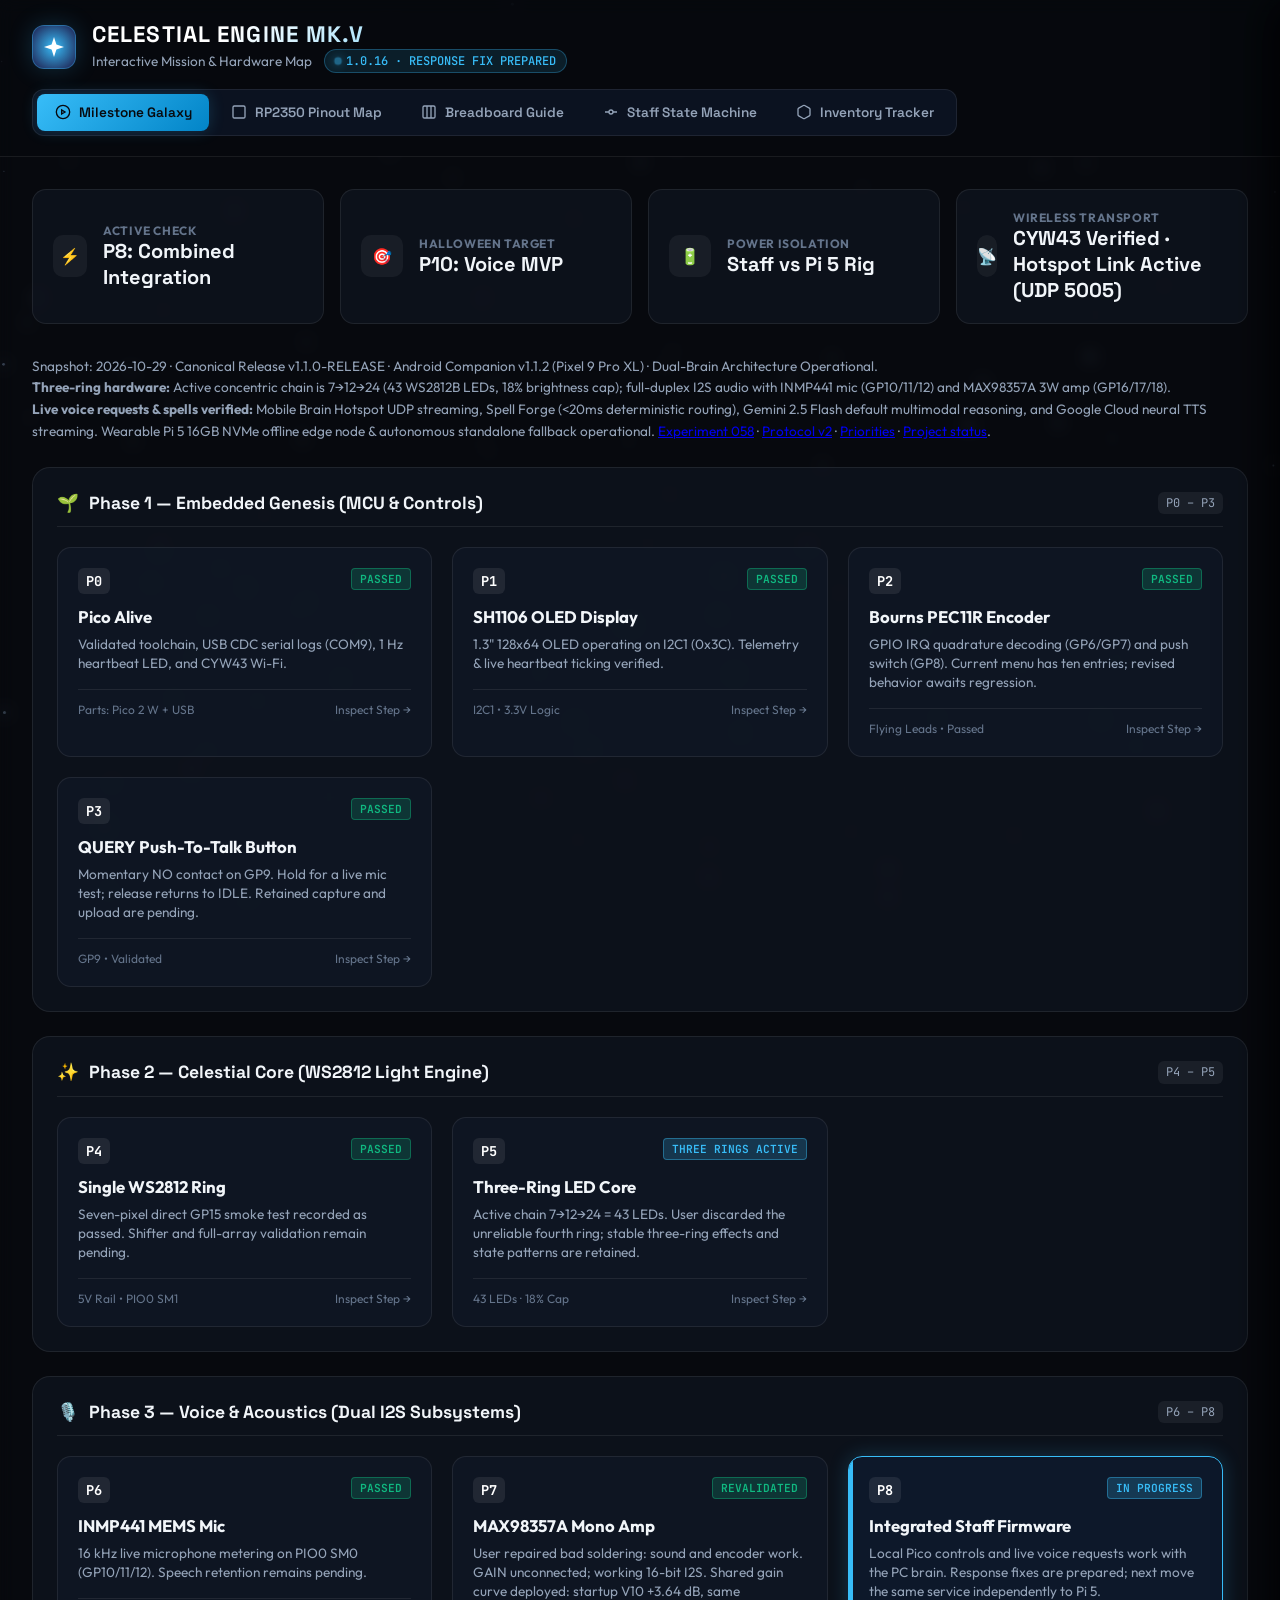
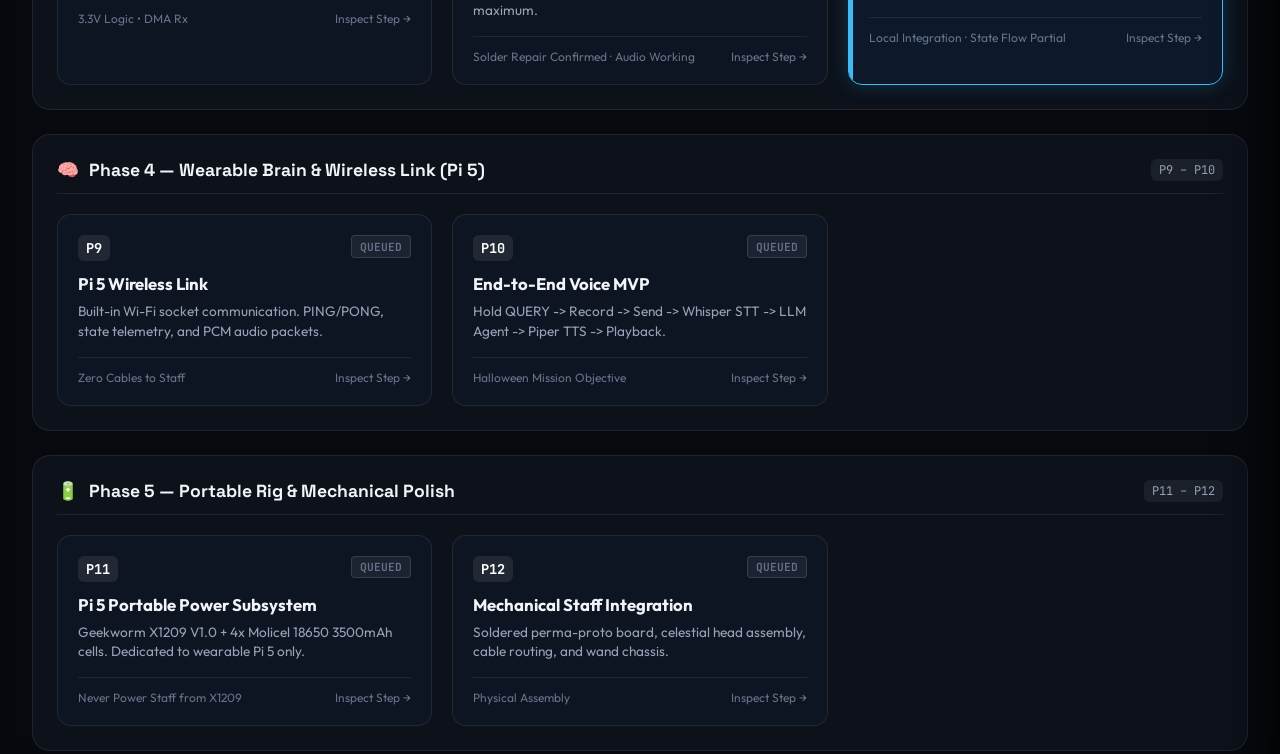
<file: map.html>
<!DOCTYPE html>
<html lang="en"><head><meta charset="UTF-8"><meta http-equiv="refresh" content="0; url=docs/interactive_map.html"><title>Celestial Engine Mk.V Map</title></head>
<body style="background:#07090e;color:#fff;font-family:sans-serif;text-align:center;padding-top:20vh;">
<h2>Celestial Engine — 1.0.16 response review</h2>
<p><a href="docs/interactive_map.html">Open interactive map</a></p>
<p>Three rings: 7→12→24. Fourth ring discarded. Live PC brain queries work; protocol v2 fixes and full-screen response text prepared.</p>
<p><a href="docs/experiments/036-response-review-and-fullscreen-text.md">Next observation</a> · <a href="docs/tasks.md">Tasks</a> · <a href="docs/pi5-next-stage.md">Pi 5 handoff</a></p>
</body></html>
</file>
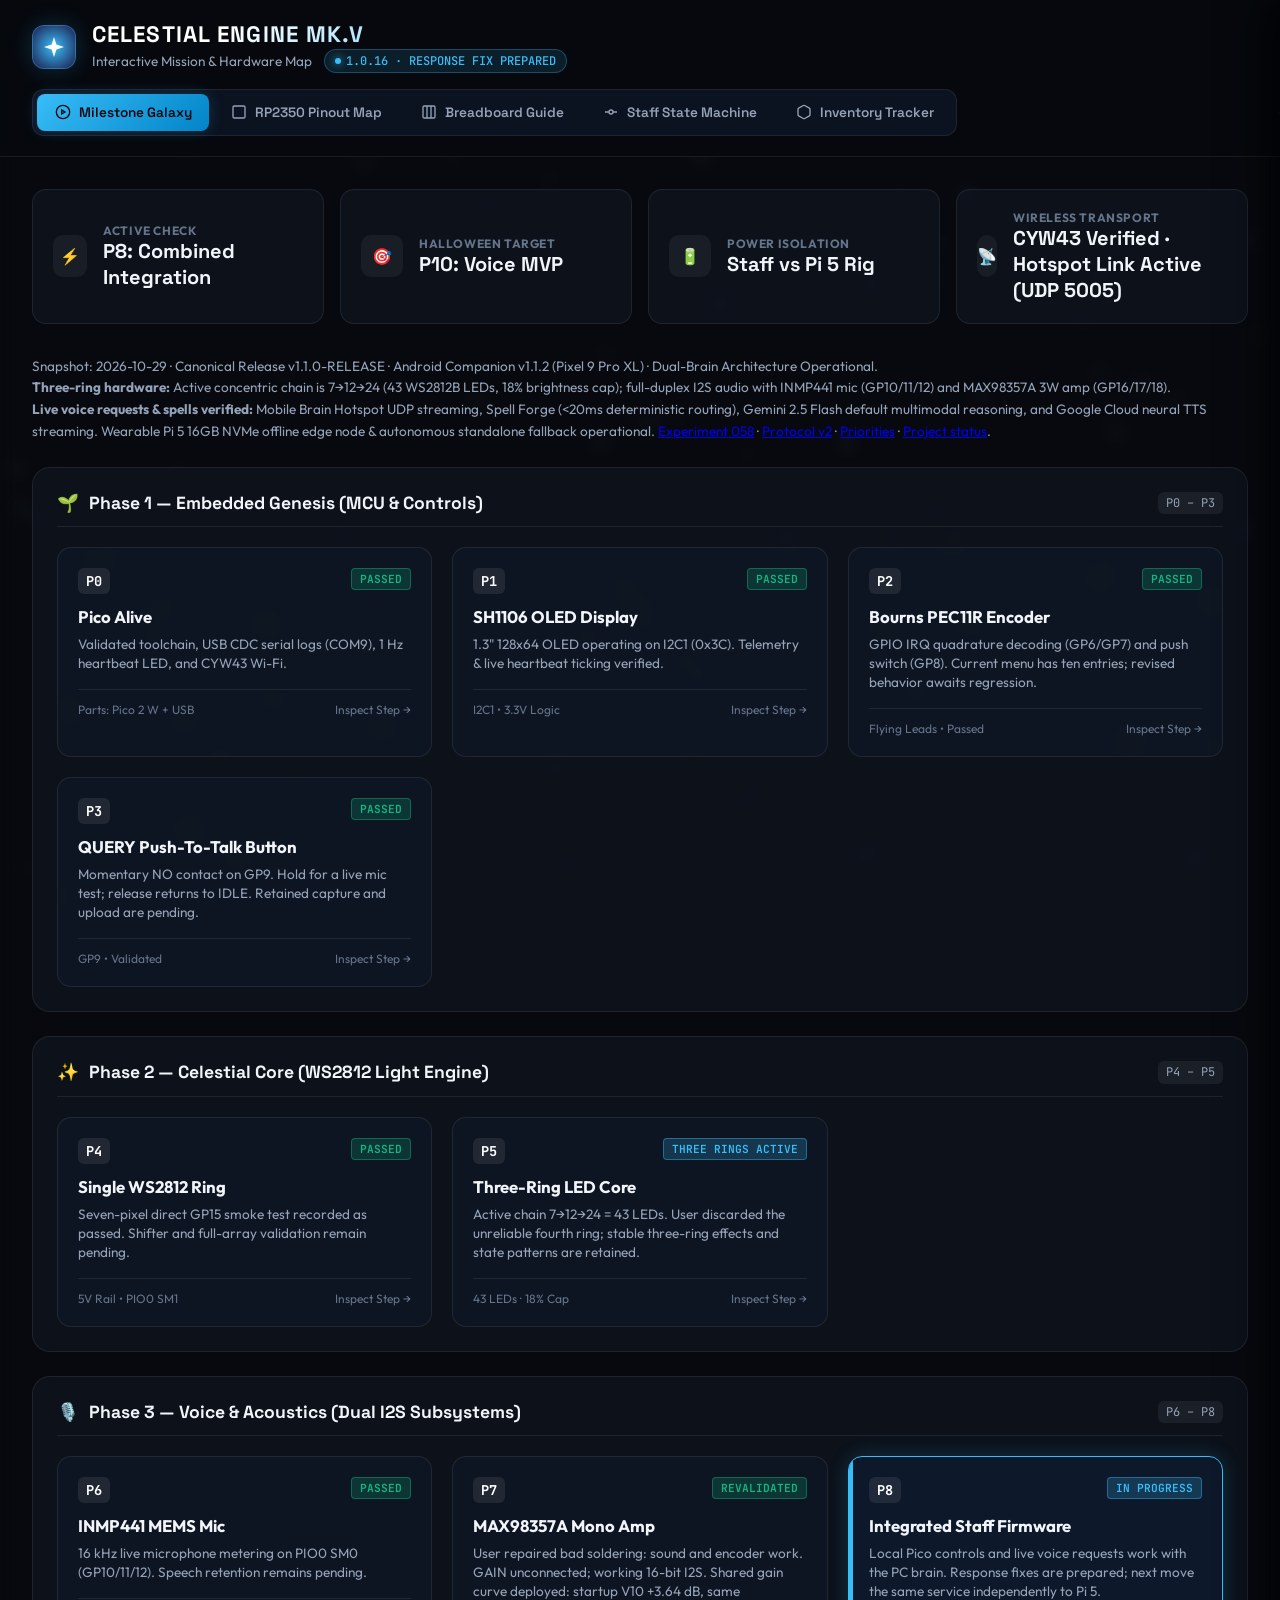
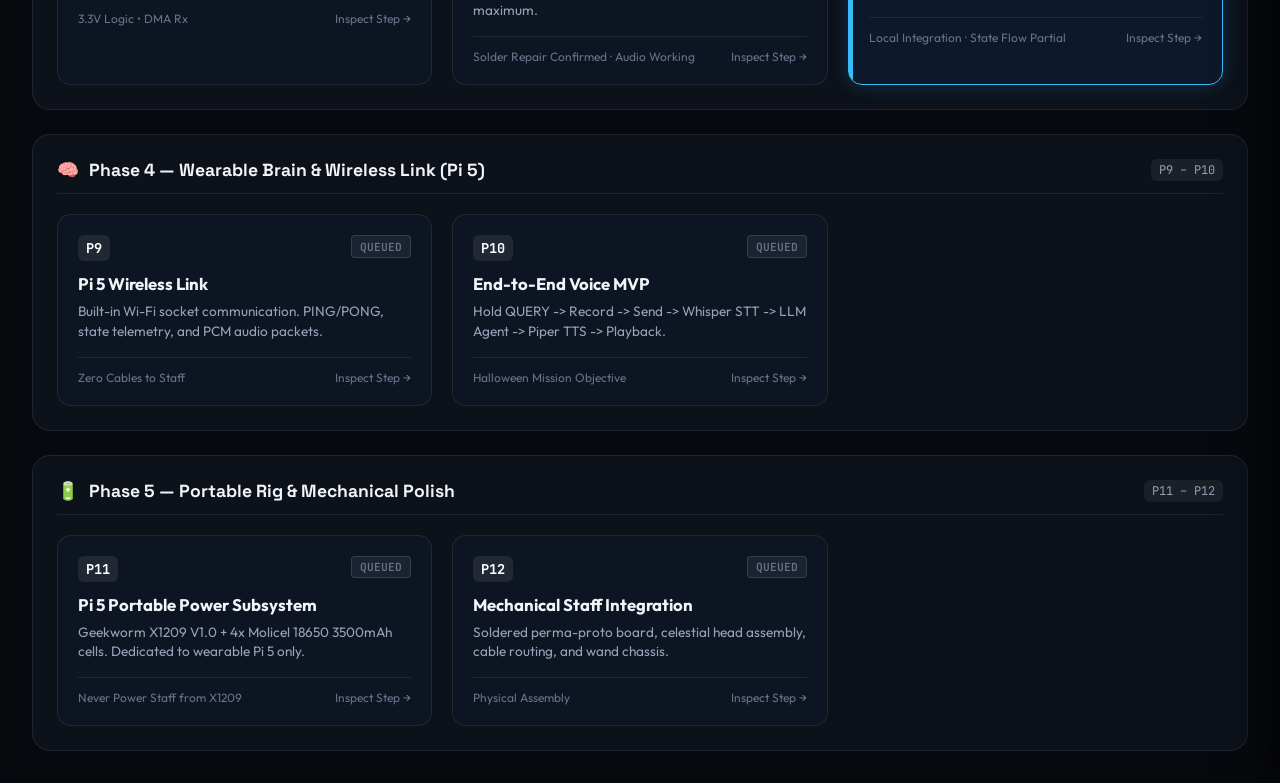
<file: docs/interactive_map.html>
<!DOCTYPE html>
<html lang="en">
<head>
  <meta charset="UTF-8">
  <meta name="viewport" content="width=device-width, initial-scale=1.0">
  <title>Celestial Engine Mk.V — Interactive Task & Pinout Map</title>
  <link rel="preconnect" href="https://fonts.googleapis.com">
  <link rel="preconnect" href="https://fonts.gstatic.com" crossorigin>
  <link href="https://fonts.googleapis.com/css2?family=JetBrains+Mono:wght@400;500;700&family=Outfit:wght@400;500;600;700&family=Space+Grotesk:wght@500;700&display=swap" rel="stylesheet">
  <style>
    :root {
      --bg-dark: #07090e;
      --bg-panel: rgba(15, 20, 31, 0.75);
      --bg-panel-hover: rgba(22, 30, 48, 0.85);
      --bg-card: rgba(18, 25, 41, 0.6);
      --border-subtle: rgba(255, 255, 255, 0.08);
      --border-glow: rgba(56, 189, 248, 0.35);
      
      --cyan-core: #38bdf8;
      --cyan-glow: rgba(56, 189, 248, 0.2);
      --violet-stellar: #a855f7;
      --violet-glow: rgba(168, 85, 247, 0.2);
      --gold-brass: #f59e0b;
      --gold-glow: rgba(245, 158, 11, 0.2);
      --emerald-ready: #10b981;
      --emerald-glow: rgba(16, 185, 129, 0.2);
      --rose-danger: #f43f5e;
      --blue-accent: #3b82f6;
      --text-main: #f1f5f9;
      --text-muted: #94a3b8;
      --text-dim: #64748b;

      --pin-gnd: #475569;
      --pin-3v3: #f59e0b;
      --pin-5v: #f43f5e;
      --pin-i2c: #06b6d4;
      --pin-i2s-in: #8b5cf6;
      --pin-i2s-out: #ec4899;
      --pin-led: #10b981;
      --pin-gpio: #38bdf8;
      --pin-adc: #fb923c;
    }

    * {
      box-sizing: border-box;
      margin: 0;
      padding: 0;
    }

    body {
      background-color: var(--bg-dark);
      color: var(--text-main);
      font-family: 'Outfit', sans-serif;
      min-height: 100vh;
      overflow-x: hidden;
      position: relative;
    }

    canvas#stars {
      position: fixed;
      top: 0;
      left: 0;
      width: 100%;
      height: 100%;
      pointer-events: none;
      z-index: 0;
    }

    .app-container {
      position: relative;
      z-index: 1;
      display: flex;
      flex-direction: column;
      min-height: 100vh;
      backdrop-filter: blur(8px);
    }

    /* TOP HEADER */
    header {
      padding: 1.25rem 2rem;
      border-bottom: 1px solid var(--border-subtle);
      background: rgba(7, 9, 14, 0.85);
      backdrop-filter: blur(16px);
      display: flex;
      justify-content: space-between;
      align-items: center;
      flex-wrap: wrap;
      gap: 1rem;
      position: sticky;
      top: 0;
      z-index: 100;
    }

    .brand {
      display: flex;
      align-items: center;
      gap: 1rem;
    }

    .brand-mark {
      width: 44px;
      height: 44px;
      border-radius: 12px;
      background: radial-gradient(circle, #38bdf8 0%, #1e1b4b 100%);
      display: grid;
      place-items: center;
      border: 1px solid var(--border-glow);
      box-shadow: 0 0 24px var(--cyan-glow);
    }

    .brand-mark svg {
      width: 24px;
      height: 24px;
      fill: #fff;
    }

    .title-group h1 {
      font-family: 'Space Grotesk', sans-serif;
      font-size: 1.4rem;
      letter-spacing: 0.05em;
      text-transform: uppercase;
      background: linear-gradient(135deg, #ffffff 30%, #38bdf8 100%);
      -webkit-background-clip: text;
      -webkit-text-fill-color: transparent;
    }

    .title-group p {
      font-size: 0.85rem;
      color: var(--text-muted);
      display: flex;
      gap: 0.75rem;
      align-items: center;
    }

    .badge-status {
      display: inline-flex;
      align-items: center;
      gap: 0.35rem;
      padding: 0.2rem 0.6rem;
      border-radius: 999px;
      font-size: 0.75rem;
      font-family: 'JetBrains Mono', monospace;
      font-weight: 500;
      background: rgba(56, 189, 248, 0.12);
      color: var(--cyan-core);
      border: 1px solid rgba(56, 189, 248, 0.3);
    }

    .pulsing-dot {
      width: 6px;
      height: 6px;
      border-radius: 50%;
      background: var(--cyan-core);
      box-shadow: 0 0 8px var(--cyan-core);
      animation: pulse 1.8s infinite;
    }

    @keyframes pulse {
      0%, 100% { opacity: 1; transform: scale(1); }
      50% { opacity: 0.4; transform: scale(1.3); }
    }

    /* VIEW SWITCHER TABS */
    .view-tabs {
      display: flex;
      background: rgba(15, 23, 42, 0.7);
      border: 1px solid var(--border-subtle);
      border-radius: 12px;
      padding: 0.25rem;
      gap: 0.25rem;
    }

    .tab-btn {
      background: transparent;
      border: none;
      color: var(--text-muted);
      padding: 0.6rem 1.1rem;
      font-size: 0.85rem;
      font-weight: 600;
      font-family: 'Space Grotesk', sans-serif;
      border-radius: 8px;
      cursor: pointer;
      display: flex;
      align-items: center;
      gap: 0.5rem;
      transition: all 0.2s cubic-bezier(0.4, 0, 0.2, 1);
    }

    .tab-btn:hover {
      color: #fff;
      background: rgba(255, 255, 255, 0.05);
    }

    .tab-btn.active {
      color: #07090e;
      background: linear-gradient(135deg, #38bdf8 0%, #0284c7 100%);
      box-shadow: 0 0 16px var(--cyan-glow);
    }

    /* MAIN CONTENT AREA */
    main {
      flex: 1;
      padding: 2rem;
      max-width: 1600px;
      width: 100%;
      margin: 0 auto;
      display: grid;
      gap: 2rem;
    }

    .view-section {
      display: none;
      animation: fadeIn 0.3s ease;
    }

    .view-section.active {
      display: block;
    }

    @keyframes fadeIn {
      from { opacity: 0; transform: translateY(6px); }
      to { opacity: 1; transform: translateY(0); }
    }

    /* TASK ROADMAP VIEW */
    .roadmap-stats-bar {
      display: grid;
      grid-template-columns: repeat(auto-fit, minmax(220px, 1fr));
      gap: 1rem;
      margin-bottom: 2rem;
    }

    .stat-card {
      background: var(--bg-panel);
      border: 1px solid var(--border-subtle);
      border-radius: 14px;
      padding: 1.25rem;
      display: flex;
      align-items: center;
      gap: 1rem;
    }

    .stat-icon {
      width: 42px;
      height: 42px;
      border-radius: 10px;
      display: grid;
      place-items: center;
      background: rgba(255, 255, 255, 0.05);
    }

    .stat-meta h3 {
      font-size: 0.75rem;
      color: var(--text-dim);
      text-transform: uppercase;
      letter-spacing: 0.05em;
    }

    .stat-meta p {
      font-size: 1.25rem;
      font-weight: 700;
      color: var(--text-main);
      font-family: 'Space Grotesk', sans-serif;
    }

    .phase-track {
      display: flex;
      flex-direction: column;
      gap: 1.5rem;
    }

    .phase-block {
      background: var(--bg-panel);
      border: 1px solid var(--border-subtle);
      border-radius: 18px;
      padding: 1.5rem;
      backdrop-filter: blur(12px);
    }

    .phase-header {
      display: flex;
      justify-content: space-between;
      align-items: center;
      margin-bottom: 1.25rem;
      padding-bottom: 0.75rem;
      border-bottom: 1px solid var(--border-subtle);
    }

    .phase-header h2 {
      font-size: 1.1rem;
      font-family: 'Space Grotesk', sans-serif;
      display: flex;
      align-items: center;
      gap: 0.6rem;
    }

    .phase-badge {
      font-size: 0.75rem;
      padding: 0.2rem 0.5rem;
      border-radius: 6px;
      background: rgba(255, 255, 255, 0.06);
      color: var(--text-muted);
      font-family: 'JetBrains Mono', monospace;
    }

    .milestone-grid {
      display: grid;
      grid-template-columns: repeat(auto-fill, minmax(320px, 1fr));
      gap: 1.25rem;
    }

    .milestone-card {
      background: var(--bg-card);
      border: 1px solid var(--border-subtle);
      border-radius: 14px;
      padding: 1.25rem;
      cursor: pointer;
      transition: all 0.25s cubic-bezier(0.4, 0, 0.2, 1);
      position: relative;
      overflow: hidden;
    }

    .milestone-card:hover {
      background: var(--bg-panel-hover);
      transform: translateY(-3px);
      border-color: rgba(56, 189, 248, 0.4);
      box-shadow: 0 10px 24px -10px var(--cyan-glow);
    }

    .milestone-card.active-step {
      border: 1px solid var(--cyan-core);
      box-shadow: 0 0 20px var(--cyan-glow);
      background: rgba(14, 27, 46, 0.85);
    }

    .milestone-card.active-step::before {
      content: '';
      position: absolute;
      top: 0;
      left: 0;
      width: 4px;
      height: 100%;
      background: var(--cyan-core);
    }

    .card-top {
      display: flex;
      justify-content: space-between;
      align-items: flex-start;
      margin-bottom: 0.75rem;
    }

    .code-pill {
      font-family: 'JetBrains Mono', monospace;
      font-weight: 700;
      font-size: 0.85rem;
      padding: 0.25rem 0.5rem;
      border-radius: 6px;
      background: rgba(255, 255, 255, 0.08);
      color: #fff;
    }

    .status-tag {
      font-size: 0.7rem;
      font-family: 'JetBrains Mono', monospace;
      padding: 0.2rem 0.5rem;
      border-radius: 4px;
      text-transform: uppercase;
      font-weight: 600;
    }

    .status-tag.in-progress {
      background: rgba(56, 189, 248, 0.2);
      color: var(--cyan-core);
      border: 1px solid rgba(56, 189, 248, 0.4);
    }

    .status-tag.queued {
      background: rgba(148, 163, 184, 0.1);
      color: var(--text-dim);
      border: 1px solid rgba(148, 163, 184, 0.2);
    }

    .status-tag.complete {
      background: rgba(16, 185, 129, 0.2);
      color: var(--emerald-ready);
      border: 1px solid rgba(16, 185, 129, 0.4);
    }

    .milestone-card h3 {
      font-size: 1.05rem;
      margin-bottom: 0.5rem;
      color: var(--text-main);
    }

    .milestone-card p {
      font-size: 0.85rem;
      color: var(--text-muted);
      line-height: 1.4;
      margin-bottom: 1rem;
    }

    .card-footer {
      display: flex;
      justify-content: space-between;
      align-items: center;
      font-size: 0.75rem;
      color: var(--text-dim);
      border-top: 1px solid var(--border-subtle);
      padding-top: 0.75rem;
    }

    /* HARDWARE PINOUT VIEW */
    .pinout-layout {
      display: grid;
      grid-template-columns: 1fr 380px;
      gap: 2rem;
      align-items: start;
    }

    @media (max-width: 1100px) {
      .pinout-layout {
        grid-template-columns: 1fr;
      }
    }

    .pico-board-container {
      background: var(--bg-panel);
      border: 1px solid var(--border-subtle);
      border-radius: 20px;
      padding: 2rem;
      display: flex;
      flex-direction: column;
      align-items: center;
      overflow-x: auto;
    }

    .pico-board {
      width: 720px;
      background: #0f4c3a; /* RP Pico Green PCB */
      border: 2px solid #16654f;
      border-radius: 20px;
      padding: 1.5rem 1rem;
      position: relative;
      box-shadow: 0 15px 35px rgba(0, 0, 0, 0.6);
      display: grid;
      grid-template-columns: 240px 1fr 240px;
      gap: 1rem;
    }

    .pico-board::before {
      content: 'RASPBERRY PI PICO 2 W (RP2350)';
      position: absolute;
      top: 10px;
      left: 50%;
      transform: translateX(-50%);
      font-family: 'Space Grotesk', sans-serif;
      font-size: 0.75rem;
      color: rgba(255, 255, 255, 0.4);
      letter-spacing: 0.1em;
    }

    .pico-center-core {
      display: flex;
      flex-direction: column;
      align-items: center;
      justify-content: center;
      gap: 1.5rem;
      padding: 2rem 0;
    }

    .rp2350-chip {
      width: 100px;
      height: 100px;
      background: #111827;
      border: 2px solid #374151;
      border-radius: 10px;
      display: grid;
      place-items: center;
      text-align: center;
      box-shadow: inset 0 0 10px rgba(0, 0, 0, 0.8);
    }

    .rp2350-chip span {
      font-family: 'JetBrains Mono', monospace;
      font-size: 0.7rem;
      color: #9ca3af;
      line-height: 1.3;
    }

    .wifi-can {
      width: 110px;
      height: 70px;
      background: #94a3b8;
      border-radius: 6px;
      border: 1px solid #cbd5e1;
      display: grid;
      place-items: center;
      color: #0f172a;
      font-family: 'Space Grotesk', sans-serif;
      font-size: 0.75rem;
      font-weight: 700;
      box-shadow: 0 4px 10px rgba(0, 0, 0, 0.4);
    }

    .pin-column {
      display: flex;
      flex-direction: column;
      gap: 6px;
    }

    .pin-row {
      display: flex;
      align-items: center;
      gap: 8px;
      padding: 4px 6px;
      border-radius: 6px;
      background: rgba(0, 0, 0, 0.35);
      cursor: pointer;
      transition: all 0.15s ease;
      user-select: none;
    }

    .pin-row:hover {
      background: rgba(255, 255, 255, 0.15);
      transform: scale(1.02);
    }

    .pin-row.highlighted {
      box-shadow: 0 0 12px var(--cyan-core);
      background: rgba(56, 189, 248, 0.35) !important;
    }

    .pin-number {
      font-family: 'JetBrains Mono', monospace;
      font-size: 0.7rem;
      color: rgba(255, 255, 255, 0.6);
      width: 20px;
    }

    .pin-dot {
      width: 12px;
      height: 12px;
      border-radius: 50%;
      background: #e2e8f0;
      border: 2px solid #475569;
      flex-shrink: 0;
    }

    .pin-label {
      font-family: 'JetBrains Mono', monospace;
      font-size: 0.72rem;
      font-weight: 600;
      white-space: nowrap;
      overflow: hidden;
      text-overflow: ellipsis;
      flex: 1;
    }

    .pin-col-right .pin-row {
      flex-direction: row-reverse;
      text-align: right;
    }

    /* Pin Color Mapping */
    .color-gnd { color: #94a3b8; }
    .color-gnd .pin-dot { background: var(--pin-gnd); border-color: #64748b; }

    .color-3v3 { color: #fde047; }
    .color-3v3 .pin-dot { background: var(--pin-3v3); border-color: #ca8a04; }

    .color-5v { color: #f87171; }
    .color-5v .pin-dot { background: var(--pin-5v); border-color: #b91c1c; }

    .color-i2c { color: #67e8f9; }
    .color-i2c .pin-dot { background: var(--pin-i2c); border-color: #0891b2; }

    .color-i2s-in { color: #c4b5fd; }
    .color-i2s-in .pin-dot { background: var(--pin-i2s-in); border-color: #7c3aed; }

    .color-i2s-out { color: #f472b6; }
    .color-i2s-out .pin-dot { background: var(--pin-i2s-out); border-color: #db2777; }

    .color-led { color: #6ee7b7; }
    .color-led .pin-dot { background: var(--pin-led); border-color: #059669; }

    .color-gpio { color: #7dd3fc; }
    .color-gpio .pin-dot { background: var(--pin-gpio); border-color: #0284c7; }

    .color-adc { color: #fdba74; }
    .color-adc .pin-dot { background: var(--pin-adc); border-color: #ea580c; }

    /* PIN DETAIL SIDEBAR */
    .pinout-inspector {
      background: var(--bg-panel);
      border: 1px solid var(--border-subtle);
      border-radius: 18px;
      padding: 1.5rem;
      backdrop-filter: blur(12px);
    }

    .pinout-inspector h3 {
      font-size: 1.1rem;
      margin-bottom: 1rem;
      font-family: 'Space Grotesk', sans-serif;
      display: flex;
      align-items: center;
      gap: 0.5rem;
    }

    .peripheral-filter-chips {
      display: flex;
      flex-wrap: wrap;
      gap: 0.5rem;
      margin-bottom: 1.5rem;
    }

    .filter-chip {
      background: rgba(255, 255, 255, 0.05);
      border: 1px solid var(--border-subtle);
      padding: 0.35rem 0.75rem;
      border-radius: 8px;
      font-size: 0.75rem;
      cursor: pointer;
      font-family: 'JetBrains Mono', monospace;
      transition: all 0.2s;
    }

    .filter-chip:hover, .filter-chip.active {
      background: var(--cyan-core);
      color: #000;
      border-color: var(--cyan-core);
      font-weight: 700;
    }

    .pin-info-box {
      background: rgba(0, 0, 0, 0.4);
      border: 1px solid var(--border-subtle);
      border-radius: 12px;
      padding: 1.25rem;
      min-height: 200px;
    }

    /* STATE MACHINE VIEW */
    .fsm-container {
      background: var(--bg-panel);
      border: 1px solid var(--border-subtle);
      border-radius: 20px;
      padding: 2rem;
    }

    .fsm-diagram {
      display: flex;
      justify-content: space-between;
      align-items: center;
      flex-wrap: wrap;
      gap: 1rem;
      margin: 2.5rem 0;
      position: relative;
    }

    .fsm-node {
      background: var(--bg-card);
      border: 1px solid var(--border-subtle);
      border-radius: 14px;
      padding: 1rem 1.25rem;
      text-align: center;
      min-width: 130px;
      cursor: pointer;
      transition: all 0.2s;
      position: relative;
      z-index: 2;
    }

    .fsm-node:hover {
      transform: translateY(-4px);
      border-color: var(--cyan-core);
      box-shadow: 0 6px 20px var(--cyan-glow);
    }

    .fsm-node.active-state {
      border: 2px solid var(--cyan-core);
      background: rgba(14, 30, 50, 0.9);
      box-shadow: 0 0 25px var(--cyan-glow);
    }

    .fsm-node h4 {
      font-family: 'JetBrains Mono', monospace;
      font-size: 0.9rem;
      color: #fff;
      margin-bottom: 0.25rem;
    }

    .fsm-node span {
      font-size: 0.7rem;
      color: var(--text-dim);
    }

    .fsm-arrow {
      color: var(--text-dim);
      font-size: 1.2rem;
    }

    .oled-simulation-box {
      margin-top: 2rem;
      display: grid;
      grid-template-columns: 320px 1fr;
      gap: 2rem;
      align-items: center;
      background: rgba(0, 0, 0, 0.5);
      border: 1px solid var(--border-subtle);
      border-radius: 16px;
      padding: 1.5rem;
    }

    .oled-screen {
      width: 256px;
      height: 128px;
      background: #020617;
      border: 4px solid #1e293b;
      border-radius: 8px;
      box-shadow: inset 0 0 15px rgba(56, 189, 248, 0.2);
      padding: 0.75rem;
      font-family: 'JetBrains Mono', monospace;
      color: #38bdf8;
      display: flex;
      flex-direction: column;
      justify-content: space-between;
    }

    .oled-header {
      font-size: 0.65rem;
      border-bottom: 1px dashed rgba(56, 189, 248, 0.4);
      padding-bottom: 0.25rem;
      display: flex;
      justify-content: space-between;
    }

    .oled-body {
      font-size: 0.9rem;
      font-weight: 700;
      text-align: center;
      margin: auto 0;
    }

    .oled-footer {
      font-size: 0.65rem;
      border-top: 1px dashed rgba(56, 189, 248, 0.4);
      padding-top: 0.25rem;
      display: flex;
      justify-content: space-between;
    }

    /* MODAL / DRAWER FOR MILESTONE DETAILS */
    .drawer-overlay {
      position: fixed;
      top: 0;
      left: 0;
      width: 100%;
      height: 100%;
      background: rgba(0, 0, 0, 0.7);
      backdrop-filter: blur(8px);
      z-index: 200;
      opacity: 0;
      pointer-events: none;
      transition: opacity 0.3s ease;
    }

    .drawer-overlay.open {
      opacity: 1;
      pointer-events: auto;
    }

    .drawer {
      position: fixed;
      top: 0;
      right: 0;
      width: min(650px, 100%);
      height: 100%;
      background: #0b0f19;
      border-left: 1px solid var(--border-subtle);
      z-index: 201;
      transform: translateX(100%);
      transition: transform 0.35s cubic-bezier(0.16, 1, 0.3, 1);
      display: flex;
      flex-direction: column;
      box-shadow: -10px 0 40px rgba(0, 0, 0, 0.8);
    }

    .drawer.open {
      transform: translateX(0);
    }

    .drawer-header {
      padding: 1.5rem 2rem;
      border-bottom: 1px solid var(--border-subtle);
      display: flex;
      justify-content: space-between;
      align-items: center;
      background: rgba(15, 23, 42, 0.4);
    }

    .drawer-header h2 {
      font-family: 'Space Grotesk', sans-serif;
      font-size: 1.25rem;
    }

    .close-btn {
      background: transparent;
      border: none;
      color: var(--text-muted);
      font-size: 1.5rem;
      cursor: pointer;
      padding: 0.25rem 0.5rem;
      border-radius: 6px;
    }

    .close-btn:hover {
      color: #fff;
      background: rgba(255, 255, 255, 0.1);
    }

    .drawer-content {
      padding: 2rem;
      overflow-y: auto;
      flex: 1;
      display: flex;
      flex-direction: column;
      gap: 1.5rem;
    }

    .drawer-section {
      background: rgba(255, 255, 255, 0.03);
      border: 1px solid var(--border-subtle);
      border-radius: 12px;
      padding: 1.25rem;
    }

    .drawer-section h3 {
      font-size: 0.85rem;
      text-transform: uppercase;
      letter-spacing: 0.05em;
      color: var(--cyan-core);
      margin-bottom: 0.75rem;
      display: flex;
      align-items: center;
      gap: 0.5rem;
      font-family: 'Space Grotesk', sans-serif;
    }

    .table-container {
      overflow-x: auto;
    }

    table.wiring-table {
      width: 100%;
      border-collapse: collapse;
      font-size: 0.8rem;
      font-family: 'JetBrains Mono', monospace;
    }

    table.wiring-table th, table.wiring-table td {
      padding: 0.5rem 0.75rem;
      text-align: left;
      border-bottom: 1px solid var(--border-subtle);
    }

    table.wiring-table th {
      background: rgba(255, 255, 255, 0.04);
      color: var(--text-dim);
    }

    pre.code-block {
      background: #04060a;
      border: 1px solid var(--border-subtle);
      border-radius: 8px;
      padding: 0.75rem 1rem;
      font-family: 'JetBrains Mono', monospace;
      font-size: 0.8rem;
      overflow-x: auto;
      color: #cbd5e1;
    }

    /* BREADBOARD VIEW STYLING */
    .bb-container {
      background: var(--bg-panel);
      border: 1px solid var(--border-subtle);
      border-radius: 18px;
      padding: 1.75rem;
      backdrop-filter: blur(12px);
    }
    .bb-grid-layout {
      display: grid;
      grid-template-columns: 1fr 1fr;
      gap: 2rem;
      margin-top: 1.5rem;
    }
    @media (max-width: 950px) {
      .bb-grid-layout { grid-template-columns: 1fr; }
    }
    .bb-card {
      background: var(--bg-card);
      border: 1px solid var(--border-subtle);
      border-radius: 14px;
      padding: 1.25rem 1.5rem;
      margin-bottom: 1.25rem;
    }
    .bb-card h3 {
      font-size: 1.05rem;
      font-family: 'Space Grotesk', sans-serif;
      margin-bottom: 0.5rem;
      color: var(--cyan-core);
      display: flex;
      align-items: center;
      gap: 0.5rem;
    }
    .bb-card p {
      font-size: 0.85rem;
      color: var(--text-muted);
      line-height: 1.5;
    }
    .bb-visual-board {
      background: #111827;
      border: 2px solid #374151;
      border-radius: 12px;
      padding: 1.25rem;
      font-family: 'JetBrains Mono', monospace;
      color: #94a3b8;
      box-shadow: inset 0 0 25px rgba(0, 0, 0, 0.7);
    }
  </style>
</head>
<body>
  <canvas id="stars"></canvas>

  <div class="app-container">
    <header>
      <div class="brand">
        <div class="brand-mark">
          <svg viewBox="0 0 24 24">
            <path d="M12 2L14.4 9.6L22 12L14.4 14.4L12 22L9.6 14.4L2 12L9.6 9.6L12 2Z"/>
          </svg>
        </div>
        <div class="title-group">
          <h1>Celestial Engine Mk.V</h1>
          <p>
            <span>Interactive Mission & Hardware Map</span>
            <span class="badge-status"><span class="pulsing-dot"></span> 1.0.16 · RESPONSE FIX PREPARED</span>
          </p>
        </div>
      </div>

      <nav class="view-tabs">
        <button class="tab-btn active" onclick="switchView('roadmap', event)">
          <svg width="16" height="16" viewBox="0 0 24 24" fill="none" stroke="currentColor" stroke-width="2"><circle cx="12" cy="12" r="10"/><path d="m10 15 5-3-5-3v6Z"/></svg>
          Milestone Galaxy
        </button>
        <button class="tab-btn" onclick="switchView('pinout', event)">
          <svg width="16" height="16" viewBox="0 0 24 24" fill="none" stroke="currentColor" stroke-width="2"><rect width="18" height="18" x="3" y="3" rx="2"/><path d="M7 7h.01M17 7h.01M7 17h.01M17 17h.01"/></svg>
          RP2350 Pinout Map
        </button>
        <button class="tab-btn" onclick="switchView('breadboard', event)">
          <svg width="16" height="16" viewBox="0 0 24 24" fill="none" stroke="currentColor" stroke-width="2"><rect x="3" y="3" width="18" height="18" rx="2"/><line x1="9" y1="3" x2="9" y2="21"/><line x1="15" y1="3" x2="15" y2="21"/></svg>
          Breadboard Guide
        </button>
        <button class="tab-btn" onclick="switchView('fsm', event)">
          <svg width="16" height="16" viewBox="0 0 24 24" fill="none" stroke="currentColor" stroke-width="2"><circle cx="12" cy="12" r="3"/><path d="M3 12h6M15 12h6"/></svg>
          Staff State Machine
        </button>
        <button class="tab-btn" onclick="switchView('inventory', event)">
          <svg width="16" height="16" viewBox="0 0 24 24" fill="none" stroke="currentColor" stroke-width="2"><path d="M21 8a2 2 0 0 0-1-1.73l-7-4a2 2 0 0 0-2 0l-7 4A2 2 0 0 0 3 8v8a2 2 0 0 0 1 1.73l7 4a2 2 0 0 0 2 0l7-4A2 2 0 0 0 21 16Z"/></svg>
          Inventory Tracker
        </button>
      </nav>
    </header>

    <main>
      <!-- VIEW 1: MILESTONE GALAXY (ROADMAP) -->
      <section id="view-roadmap" class="view-section active">
        <div class="roadmap-stats-bar">
          <div class="stat-card">
            <div class="stat-icon" style="color: var(--cyan-core);">⚡</div>
            <div class="stat-meta">
              <h3>Active Check</h3>
              <p>P8: Combined Integration</p>
            </div>
          </div>
          <div class="stat-card">
            <div class="stat-icon" style="color: var(--emerald-ready);">🎯</div>
            <div class="stat-meta">
              <h3>Halloween Target</h3>
              <p>P10: Voice MVP</p>
            </div>
          </div>
          <div class="stat-card">
            <div class="stat-icon" style="color: var(--gold-brass);">🔋</div>
            <div class="stat-meta">
              <h3>Power Isolation</h3>
              <p>Staff vs Pi 5 Rig</p>
            </div>
          </div>
          <div class="stat-card">
            <div class="stat-icon" style="color: var(--violet-stellar);">📡</div>
            <div class="stat-meta">
              <h3>Wireless Transport</h3>
              <p>CYW43 Verified · Hotspot Link Active (UDP 5005)</p>
            </div>
          </div>
        </div>

        <p style="font-size:0.85rem; color:var(--text-muted); line-height:1.6; margin-bottom:1.5rem;">
          Snapshot: 2026-10-29 · Canonical Release v1.1.0-RELEASE · Android Companion v1.1.2 (Pixel 9 Pro XL) · Dual-Brain Architecture Operational.
          <br><strong>Three-ring hardware:</strong> Active concentric chain is 7→12→24 (43 WS2812B LEDs, 18% brightness cap); full-duplex I2S audio with INMP441 mic (GP10/11/12) and MAX98357A 3W amp (GP16/17/18).
          <br><strong>Live voice requests &amp; spells verified:</strong> Mobile Brain Hotspot UDP streaming, Spell Forge (&lt;20ms deterministic routing), Gemini 2.5 Flash default multimodal reasoning, and Google Cloud neural TTS streaming. Wearable Pi 5 16GB NVMe offline edge node &amp; autonomous standalone fallback operational.
          <a href="experiments/058-canonical-release-v1-1-0.md">Experiment 058</a> · <a href="protocol.md">Protocol v2</a> · <a href="tasks.md">Priorities</a> · <a href="../PROJECT.md">Project status</a>.
        </p>

        <div class="phase-track">
          <!-- PHASE 1 -->
          <div class="phase-block">
            <div class="phase-header">
              <h2><span>🌱</span> Phase 1 — Embedded Genesis (MCU & Controls)</h2>
              <span class="phase-badge">P0 – P3</span>
            </div>
            <div class="milestone-grid">
              <div class="milestone-card complete" onclick="openDrawer('P0')">
                <div class="card-top">
                  <span class="code-pill">P0</span>
                  <span class="status-tag complete">Passed</span>
                </div>
                <h3>Pico Alive</h3>
                <p>Validated toolchain, USB CDC serial logs (COM9), 1 Hz heartbeat LED, and CYW43 Wi-Fi.</p>
                <div class="card-footer">
                  <span>Parts: Pico 2 W + USB</span>
                  <span>Inspect Step →</span>
                </div>
              </div>

              <div class="milestone-card complete" onclick="openDrawer('P1')">
                <div class="card-top">
                  <span class="code-pill">P1</span>
                  <span class="status-tag complete">Passed</span>
                </div>
                <h3>SH1106 OLED Display</h3>
                <p>1.3" 128x64 OLED operating on I2C1 (0x3C). Telemetry & live heartbeat ticking verified.</p>
                <div class="card-footer">
                  <span>I2C1 • 3.3V Logic</span>
                  <span>Inspect Step →</span>
                </div>
              </div>

              <div class="milestone-card complete" onclick="openDrawer('P2')">
                <div class="card-top">
                  <span class="code-pill">P2</span>
                  <span class="status-tag complete">Passed</span>
                </div>
                <h3>Bourns PEC11R Encoder</h3>
                <p>GPIO IRQ quadrature decoding (GP6/GP7) and push switch (GP8). Current menu has ten entries; revised behavior awaits regression.</p>
                <div class="card-footer">
                  <span>Flying Leads • Passed</span>
                  <span>Inspect Step →</span>
                </div>
              </div>

              <div class="milestone-card complete" onclick="openDrawer('P3')">
                <div class="card-top">
                  <span class="code-pill">P3</span>
                  <span class="status-tag complete">Passed</span>
                </div>
                <h3>QUERY Push-To-Talk Button</h3>
                <p>Momentary NO contact on GP9. Hold for a live mic test; release returns to IDLE. Retained capture and upload are pending.</p>
                <div class="card-footer">
                  <span>GP9 • Validated</span>
                  <span>Inspect Step →</span>
                </div>
              </div>
            </div>
          </div>

          <!-- PHASE 2 -->
          <div class="phase-block">
            <div class="phase-header">
              <h2><span>✨</span> Phase 2 — Celestial Core (WS2812 Light Engine)</h2>
              <span class="phase-badge">P4 – P5</span>
            </div>
            <div class="milestone-grid">
              <div class="milestone-card complete" onclick="openDrawer('P4')">
                <div class="card-top">
                  <span class="code-pill">P4</span>
                  <span class="status-tag complete">Passed</span>
                </div>
                <h3>Single WS2812 Ring</h3>
                <p>Seven-pixel direct GP15 smoke test recorded as passed. Shifter and full-array validation remain pending.</p>
                <div class="card-footer">
                  <span>5V Rail • PIO0 SM1</span>
                  <span>Inspect Step →</span>
                </div>
              </div>

              <div class="milestone-card" onclick="openDrawer('P5')">
                <div class="card-top">
                  <span class="code-pill">P5</span>
                  <span class="status-tag in-progress">Three Rings Active</span>
                </div>
                <h3>Three-Ring LED Core</h3>
                <p>Active chain 7→12→24 = 43 LEDs. User discarded the unreliable fourth ring; stable three-ring effects and state patterns are retained.</p>
                <div class="card-footer">
                  <span>43 LEDs · 18% Cap</span>
                  <span>Inspect Step →</span>
                </div>
              </div>
            </div>
          </div>

          <!-- PHASE 3 -->
          <div class="phase-block">
            <div class="phase-header">
              <h2><span>🎙️</span> Phase 3 — Voice & Acoustics (Dual I2S Subsystems)</h2>
              <span class="phase-badge">P6 – P8</span>
            </div>
            <div class="milestone-grid">
              <div class="milestone-card complete" onclick="openDrawer('P6')">
                <div class="card-top">
                  <span class="code-pill">P6</span>
                  <span class="status-tag complete">Passed</span>
                </div>
                <h3>INMP441 MEMS Mic</h3>
                <p>16 kHz live microphone metering on PIO0 SM0 (GP10/11/12). Speech retention remains pending.</p>
                <div class="card-footer">
                  <span>3.3V Logic • DMA Rx</span>
                  <span>Inspect Step →</span>
                </div>
              </div>

              <div class="milestone-card complete" onclick="openDrawer('P7')">
                <div class="card-top">
                  <span class="code-pill">P7</span>
                  <span class="status-tag complete">Revalidated</span>
                </div>
                <h3>MAX98357A Mono Amp</h3>
                <p>User repaired bad soldering: sound and encoder work. GAIN unconnected; working 16-bit I2S. Shared gain curve deployed: startup V10 +3.64 dB, same maximum.</p>
                <div class="card-footer">
                  <span>Solder Repair Confirmed · Audio Working</span>
                  <span>Inspect Step →</span>
                </div>
              </div>

              <div class="milestone-card active-step" onclick="openDrawer('P8')">
                <div class="card-top">
                  <span class="code-pill">P8</span>
                  <span class="status-tag in-progress">In Progress</span>
                </div>
                <h3>Integrated Staff Firmware</h3>
                <p>Local Pico controls and live voice requests work with the PC brain. Response fixes are prepared; next move the same service independently to Pi 5.</p>
                <div class="card-footer">
                  <span>Local Integration · State Flow Partial</span>
                  <span>Inspect Step →</span>
                </div>
              </div>
            </div>
          </div>

          <!-- PHASE 4 -->
          <div class="phase-block">
            <div class="phase-header">
              <h2><span>🧠</span> Phase 4 — Wearable Brain & Wireless Link (Pi 5)</h2>
              <span class="phase-badge">P9 – P10</span>
            </div>
            <div class="milestone-grid">
              <div class="milestone-card" onclick="openDrawer('P9')">
                <div class="card-top">
                  <span class="code-pill">P9</span>
                  <span class="status-tag queued">Queued</span>
                </div>
                <h3>Pi 5 Wireless Link</h3>
                <p>Built-in Wi-Fi socket communication. PING/PONG, state telemetry, and PCM audio packets.</p>
                <div class="card-footer">
                  <span>Zero Cables to Staff</span>
                  <span>Inspect Step →</span>
                </div>
              </div>

              <div class="milestone-card" onclick="openDrawer('P10')">
                <div class="card-top">
                  <span class="code-pill">P10</span>
                  <span class="status-tag queued">Queued</span>
                </div>
                <h3>End-to-End Voice MVP</h3>
                <p>Hold QUERY -> Record -> Send -> Whisper STT -> LLM Agent -> Piper TTS -> Playback.</p>
                <div class="card-footer">
                  <span>Halloween Mission Objective</span>
                  <span>Inspect Step →</span>
                </div>
              </div>
            </div>
          </div>

          <!-- PHASE 5 -->
          <div class="phase-block">
            <div class="phase-header">
              <h2><span>🔋</span> Phase 5 — Portable Rig & Mechanical Polish</h2>
              <span class="phase-badge">P11 – P12</span>
            </div>
            <div class="milestone-grid">
              <div class="milestone-card" onclick="openDrawer('P11')">
                <div class="card-top">
                  <span class="code-pill">P11</span>
                  <span class="status-tag queued">Queued</span>
                </div>
                <h3>Pi 5 Portable Power Subsystem</h3>
                <p>Geekworm X1209 V1.0 + 4x Molicel 18650 3500mAh cells. Dedicated to wearable Pi 5 only.</p>
                <div class="card-footer">
                  <span>Never Power Staff from X1209</span>
                  <span>Inspect Step →</span>
                </div>
              </div>

              <div class="milestone-card" onclick="openDrawer('P12')">
                <div class="card-top">
                  <span class="code-pill">P12</span>
                  <span class="status-tag queued">Queued</span>
                </div>
                <h3>Mechanical Staff Integration</h3>
                <p>Soldered perma-proto board, celestial head assembly, cable routing, and wand chassis.</p>
                <div class="card-footer">
                  <span>Physical Assembly</span>
                  <span>Inspect Step →</span>
                </div>
              </div>
            </div>
          </div>
        </div>
      </section>

      <!-- VIEW 2: HARDWARE PINOUT MAP -->
      <section id="view-pinout" class="view-section">
        <div class="pinout-layout">
          <div class="pico-board-container">
            <div class="pico-board">
              <!-- LEFT PINS: 1 to 20 -->
              <div class="pin-column pin-col-left" id="pico-left-pins"></div>

              <!-- CENTER CORE VISUAL -->
              <div class="pico-center-core">
                <div class="wifi-can">
                  CYW43439<br>
                  <span style="font-size:0.6rem; font-weight:normal;">Wi-Fi & BT 5.2</span>
                </div>
                <div class="rp2350-chip">
                  <span>RP2350<br>Dual M33<br>150MHz</span>
                </div>
                <div style="font-size: 0.65rem; color: #6ee7b7; text-align: center; font-family:'JetBrains Mono';">
                  LED ONBOARD<br>(CYW43 GPIO)
                </div>
              </div>

              <!-- RIGHT PINS: 40 down to 21 -->
              <div class="pin-column pin-col-right" id="pico-right-pins"></div>
            </div>
          </div>

          <!-- PINOUT INSPECTOR -->
          <div class="pinout-inspector">
            <h3><span>🔍</span> Pin Inspector</h3>
            <p style="font-size: 0.8rem; color: var(--text-muted); margin-bottom: 1rem;">
              Click or hover any pin to inspect its allocated peripheral function, voltage limitations, and protocol.
            </p>

            <div class="peripheral-filter-chips">
              <span class="filter-chip" onclick="filterPerip('all', event)">ALL PINS</span>
              <span class="filter-chip" onclick="filterPerip('OLED', event)">OLED (I2C)</span>
              <span class="filter-chip" onclick="filterPerip('Encoder', event)">Encoder</span>
              <span class="filter-chip" onclick="filterPerip('QUERY', event)">QUERY</span>
              <span class="filter-chip" onclick="filterPerip('INMP441', event)">Mic (I2S)</span>
              <span class="filter-chip" onclick="filterPerip('MAX98357A', event)">Amp (I2S)</span>
              <span class="filter-chip" onclick="filterPerip('WS2812', event)">WS2812</span>
              <span class="filter-chip" onclick="filterPerip('Power', event)">Power/GND</span>
            </div>

            <div class="pin-info-box" id="pin-inspect-details">
              <h4 style="font-family:'Space Grotesk'; font-size:1rem; margin-bottom:0.5rem; color:var(--cyan-core);">Select a Pin</h4>
              <p style="font-size:0.85rem; color:var(--text-muted);">Hover or click any pin on the Pico 2 W diagram to display detailed wiring and electrical constraints.</p>
            </div>
          </div>
        </div>
      </section>

      <!-- VIEW 2.5: BREADBOARD GUIDE -->
      <section id="view-breadboard" class="view-section">
        <div class="bb-container">
          <div style="display:flex; justify-content:space-between; align-items:center; flex-wrap:wrap; gap:1rem;">
            <div>
              <h2 style="font-family:'Space Grotesk'; font-size:1.4rem;">Breadboard Anatomy & Wiring Primer</h2>
              <p style="font-size:0.85rem; color:var(--text-muted);">
                How electrical connectivity works on your 400-point breadboard (30 vertical rows, columns a–j, power rails).
              </p>
            </div>
            <span class="code-pill">Velleman VTBB3 / Standard 400-Pin</span>
          </div>

          <div class="bb-grid-layout">
            <!-- LEFT: PRINCIPLES & MOUNTING -->
            <div>
              <div class="bb-card">
                <h3><span>⚡</span> 1. Power Rails (Outer Columns '+' and '-')</h3>
                <p>
                  The long vertical strips on the far left and far right run <strong>vertically top to bottom</strong>.
                  <br>• <strong style="color:var(--rose-danger);">'+' (Red line)</strong>: Power rail (use for 3.3V or 5V).
                  <br>• <strong style="color:var(--cyan-core); font-weight:bold;">'-' (Blue/Black line)</strong>: Ground rail (GND / 0V reference).
                  <br>All 30 holes in that column share one continuous metal clip underneath.
                </p>
              </div>

              <div class="bb-card">
                <h3><span>🔗</span> 2. Terminal Strips (Rows 1–30, Columns a–e and f–j)</h3>
                <p>
                  Inside the main grid, holes connect <strong>horizontally in 5-hole groups</strong>:
                  <br>• In row <strong>N</strong>, holes <strong>[a, b, c, d, e]</strong> are electrically connected.
                  <br>• In row <strong>N</strong>, holes <strong>[f, g, h, i, j]</strong> are electrically connected.
                  <br>• <strong>Rows are isolated from each other</strong>: Row 4 is completely separate from Row 5.
                </p>
              </div>

              <div class="bb-card">
                  <h3><span>🌉</span> 3. Center Trough & Straddling the Pico 2 W</h3>
                <p>
                  The coordinates below illustrate one placement; verify the actual assembly before using them.
                  <br>
                  The trench down the middle physically isolates columns <strong>a–e</strong> from <strong>f–j</strong>.
                  <br>• The Pico 2 W header spacing is <strong>0.7 inches</strong> (7 pin intervals).
                  <br>• When placed across rows 1 to 20: 
                  <br>&nbsp;&nbsp;&nbsp;&nbsp;– <strong>Pico Left Pins (1 to 20)</strong> plug into column <strong>a</strong> (holes <strong>b, c, d, e</strong> on rows 1–20 connect to those pins!).
                  <br>&nbsp;&nbsp;&nbsp;&nbsp;– <strong>Pico Right Pins (40 down to 21)</strong> plug into column <strong>f</strong> (holes <strong>g, h, i, j</strong> on rows 1–20 connect to those pins!).
                  <br>• Because the divider is between <strong>e</strong> and <strong>f</strong>, column <strong>a</strong> is completely isolated from column <strong>f</strong>!
                </p>
              </div>

              <div class="bb-card" style="border-left: 3px solid var(--gold-brass);">
                <h3 style="color:var(--gold-brass);"><span>🛡️</span> Golden Rules for Safe Wiring</h3>
                <p>
                  <strong>Rule 1: Always Disconnect USB</strong> before plugging in or moving wires.
                  <br><strong>Rule 2: Never short '+' to '-'</strong>.
                  <br><strong>Rule 3: Keep 5V away from Pico GPIO</strong>. The Pico is 3.3V logic only!
                  <br><strong>Rule 4: Verify OLED Pinout</strong> before connecting VCC and GND.
                </p>
              </div>
            </div>

            <!-- RIGHT: VISUAL BOARD DIAGRAM -->
            <div>
              <div class="bb-card">
                <h3><span>📐</span> Illustrative Breadboard Layout Diagram</h3>
                <div class="bb-visual-board">
<pre style="font-size:0.75rem; line-height:1.4; color:#e2e8f0; overflow-x:auto;">
     POWER       LEFT TERMINAL STRIPS         CENTER         RIGHT TERMINAL STRIPS       POWER
    [-]  [+]    a     b    c    d    e       DIVIDER        f     g    h    i    j       [+]  [-]
     |    |     |     |    |    |    |       (Trench)       |     |    |    |    |        |    |
 1   o    o   [P1]  --o----o----o----o         PICO       [P40] --o----o----o----o       o    o
 2   o    o   [P2]  --o----o----o----o         2 W        [P39] --o----o----o----o       o    o
 3   o    o   [GND] --o----o----o----o      (RP2350)      [GND] --o----o----o----o       o    o
 4   o    o   [GP2] --o----o----o----o                    [P37] --o----o----o----o       o    o
 5   o    o   [GP3] --o----o----o----o                    [3V3] --o----o----o----o       o    o
...
20   o    o   [P20] --o----o----o----o                    [P21] --o----o----o----o       o    o
-----------------------------------------------------------------------------------------------
   (Rows 21 to 30: Free prototyping area below the Pico for OLED and sensors)
24   o    o   [PIN 1] -o----o----o----o   <--- OLED Pin 1
25   o    o   [PIN 2] -o----o----o----o   <--- OLED Pin 2
26   o    o   [PIN 3] -o----o----o----o   <--- OLED Pin 3
27   o    o   [PIN 4] -o----o----o----o   <--- OLED Pin 4
30   o    o     o     o    o    o    o                      o     o    o    o    o        o    o
</pre>
                </div>
                <p style="font-size:0.8rem; color:var(--text-muted); margin-top:0.75rem;">
                  In the illustrated placement, <code>b4</code> connects to Pico Pin 4 (GP2 SDA) and <code>g5</code> to Pico Pin 36 (3V3_OUT).
                  OLED positions here are examples, not updated physical observations. Use actual markings and the <a href="wiring/pinout.md" style="color:var(--cyan-core)">master physical-pin/GPIO table</a>.
                </p>
              </div>
            </div>
          </div>
        </div>
      </section>

      <!-- VIEW 3: STAFF STATE MACHINE -->
      <section id="view-fsm" class="view-section">
        <div class="fsm-container">
          <h2 style="font-family:'Space Grotesk'; margin-bottom:0.5rem;">Planned Staff State Flow</h2>
          <p style="font-size:0.85rem; color:var(--text-muted); margin-bottom:1.5rem;">
            Planned MVP simulation, not live device telemetry. Current firmware implements local controls and microphone metering; Wi-Fi audio transport and brain processing remain pending.
          </p>

          <div class="fsm-diagram">
            <div class="fsm-node" onclick="simulateState('BOOT', event)">
              <h4>BOOT</h4>
              <span>System Init</span>
            </div>
            <div class="fsm-arrow">→</div>

            <div class="fsm-node" onclick="simulateState('CONNECTING', event)">
              <h4>CONNECTING</h4>
              <span>Wi-Fi Join</span>
            </div>
            <div class="fsm-arrow">→</div>

            <div class="fsm-node active-state" onclick="simulateState('IDLE', event)">
              <h4>IDLE</h4>
              <span>Ready / Idle</span>
            </div>
            <div class="fsm-arrow">→</div>

            <div class="fsm-node" onclick="simulateState('LISTENING', event)">
              <h4>LISTENING</h4>
              <span>Hold QUERY</span>
            </div>
            <div class="fsm-arrow">→</div>

            <div class="fsm-node" onclick="simulateState('UPLOADING', event)">
              <h4>UPLOADING</h4>
              <span>Release QUERY</span>
            </div>
            <div class="fsm-arrow">→</div>

            <div class="fsm-node" onclick="simulateState('PROCESSING', event)">
              <h4>PROCESSING</h4>
              <span>Pi STT/LLM</span>
            </div>
            <div class="fsm-arrow">→</div>

            <div class="fsm-node" onclick="simulateState('SPEAKING', event)">
              <h4>SPEAKING</h4>
              <span>TTS Playback</span>
            </div>
          </div>

          <div class="oled-simulation-box">
            <div class="oled-screen">
              <div class="oled-header">
                <span id="sim-mode">ORACLE MODE</span>
                <span id="sim-wifi">DEMO</span>
              </div>
              <div class="oled-body" id="sim-body">
                IDLE
              </div>
              <div class="oled-footer">
                <span>VOL 0%</span>
                <span id="sim-state-text">STATE: IDLE</span>
              </div>
            </div>

            <div>
              <h3 style="font-family:'Space Grotesk'; font-size:1.1rem; margin-bottom:0.5rem;" id="sim-title">IDLE: Local Prototype Ready</h3>
              <p style="font-size:0.85rem; color:var(--text-muted); line-height:1.5; margin-bottom:1rem;" id="sim-desc">
                Current firmware offers ten local menu entries. Hold QUERY for live microphone metering, then release to return to IDLE. The wearable-brain link and AI services remain pending. Click states to explore the planned MVP flow.
              </p>
              <div style="font-size:0.8rem; font-family:'JetBrains Mono'; color:var(--cyan-core);" id="sim-leds">
                LED Core: Three rings in physical order 7→12→24, 43 LEDs, 18% cap. Recording vortex, processing data radar and speaking waves are integrated. Fourth ring discarded.
              </div>
            </div>
          </div>
        </div>
      </section>

      <!-- VIEW 4: HARDWARE INVENTORY -->
      <section id="view-inventory" class="view-section">
        <div class="fsm-container">
          <h2 style="font-family:'Space Grotesk'; margin-bottom:0.5rem;">Hardware Inventory & Arrival Status</h2>
          <p style="font-size:0.85rem; color:var(--text-muted); margin-bottom:1.5rem;">
            Snapshot reconciled on 2026-10-10 with <a href="hardware/inventory.md" style="color:var(--cyan-core)">docs/hardware/inventory.md</a>.
            Audio revalidated after user solder repair; one amp and one speaker confirmed working. Three rings respond: 7→12→24. Fourth ring discarded by the user after instability. Untested duplicate units remain unverified.
          </p>

          <div class="table-container">
            <table class="wiring-table" id="inventory-table">
              <thead>
                <tr>
                  <th>Component</th>
                  <th>Qty</th>
                  <th>Subsystem</th>
                  <th>Current Status</th>
                  <th>Notes</th>
                </tr>
              </thead>
              <tbody id="inventory-tbody"></tbody>
            </table>
          </div>
        </div>
      </section>
    </main>

    <!-- SLIDE-IN MISSION DRAWER -->
    <div class="drawer-overlay" id="drawer-overlay" onclick="closeDrawer()"></div>
    <div class="drawer" id="mission-drawer">
      <div class="drawer-header">
        <div>
          <span class="code-pill" id="drawer-pill">P0</span>
          <h2 id="drawer-title" style="display:inline-block; margin-left:0.5rem;">Pico Alive</h2>
        </div>
        <button class="close-btn" onclick="closeDrawer()">&times;</button>
      </div>
      <div class="drawer-content" id="drawer-content">
        <!-- Dynamic content filled by JS -->
      </div>
    </div>
  </div>

  <script>
    // STARFIELD BACKGROUND ANIMATION
    const canvas = document.getElementById('stars');
    const ctx = canvas.getContext('2d');
    let stars = [];

    function resizeCanvas() {
      canvas.width = window.innerWidth;
      canvas.height = window.innerHeight;
      stars = [];
      const count = Math.floor((canvas.width * canvas.height) / 7000);
      for (let i = 0; i < count; i++) {
        stars.push({
          x: Math.random() * canvas.width,
          y: Math.random() * canvas.height,
          radius: Math.random() * 1.4 + 0.3,
          alpha: Math.random() * 0.8 + 0.2,
          speed: Math.random() * 0.05 + 0.01
        });
      }
    }
    window.addEventListener('resize', resizeCanvas);
    resizeCanvas();

    function animateStars() {
      ctx.clearRect(0, 0, canvas.width, canvas.height);
      stars.forEach(s => {
        s.alpha += s.speed;
        if (s.alpha > 1 || s.alpha < 0.2) s.speed = -s.speed;
        ctx.beginPath();
        ctx.arc(s.x, s.y, s.radius, 0, Math.PI * 2);
        ctx.fillStyle = `rgba(180, 215, 255, ${s.alpha})`;
        ctx.fill();
      });
      requestAnimationFrame(animateStars);
    }
    animateStars();

    // VIEW SWITCHER
    function switchView(viewId, event) {
      document.querySelectorAll('.tab-btn').forEach(btn => btn.classList.remove('active'));
      document.querySelectorAll('.view-section').forEach(sec => sec.classList.remove('active'));

      event.currentTarget.classList.add('active');
      document.getElementById('view-' + viewId).classList.add('active');
    }

    // PINOUT DATA (RP2350 PICO 2 W 40-PIN HEADER)
    const PICO_PINS = [
      // Left side: Pin 1 to 20
      { pin: 1,  name: 'GP0',      color: 'color-gpio',    func: 'UART0 TX (Debug Console)', perip: 'Debug', volt: '3.3V Logic' },
      { pin: 2,  name: 'GP1',      color: 'color-gpio',    func: 'UART0 RX (Debug Console)', perip: 'Debug', volt: '3.3V Logic' },
      { pin: 3,  name: 'GND',      color: 'color-gnd',     func: 'Ground',                   perip: 'Power', volt: '0V Reference' },
      { pin: 4,  name: 'GP2',      color: 'color-i2c',     func: 'I2C1 SDA (SH1106 OLED)',   perip: 'OLED',  volt: '3.3V Logic' },
      { pin: 5,  name: 'GP3',      color: 'color-i2c',     func: 'I2C1 SCL (SH1106 OLED)',   perip: 'OLED',  volt: '3.3V Logic' },
      { pin: 6,  name: 'GP4',      color: 'color-gpio',    func: 'General Purpose / Free',   perip: 'Free',  volt: '3.3V Logic' },
      { pin: 7,  name: 'GP5',      color: 'color-gpio',    func: 'General Purpose / Free',   perip: 'Free',  volt: '3.3V Logic' },
      { pin: 8,  name: 'GND',      color: 'color-gnd',     func: 'Ground',                   perip: 'Power', volt: '0V Reference' },
      { pin: 9,  name: 'GP6',      color: 'color-gpio',    func: 'Bourns Encoder Pin A',     perip: 'Encoder', volt: '3.3V Input w/ Pullup' },
      { pin: 10, name: 'GP7',      color: 'color-gpio',    func: 'Bourns Encoder Pin B',     perip: 'Encoder', volt: '3.3V Input w/ Pullup' },
      { pin: 11, name: 'GP8',      color: 'color-gpio',    func: 'Bourns Encoder Push SW',   perip: 'Encoder', volt: '3.3V Input w/ Pullup' },
      { pin: 12, name: 'GP9',      color: 'color-gpio',    func: 'QUERY Button (Push-to-Talk)', perip: 'QUERY', volt: '3.3V Input w/ Pullup' },
      { pin: 13, name: 'GND',      color: 'color-gnd',     func: 'Ground',                   perip: 'Power', volt: '0V Reference' },
      { pin: 14, name: 'GP10',     color: 'color-i2s-in',  func: 'INMP441 SCK (PIO0 SM0)',   perip: 'INMP441', volt: '3.3V I2S Clock' },
      { pin: 15, name: 'GP11',     color: 'color-i2s-in',  func: 'INMP441 WS (PIO0 SM0)',    perip: 'INMP441', volt: '3.3V I2S Word' },
      { pin: 16, name: 'GP12',     color: 'color-i2s-in',  func: 'INMP441 SD (PIO0 SM0)',    perip: 'INMP441', volt: '3.3V I2S Data In' },
      { pin: 17, name: 'GP13',     color: 'color-gpio',    func: 'General Purpose / Free',   perip: 'Free',  volt: '3.3V Logic' },
      { pin: 18, name: 'GND',      color: 'color-gnd',     func: 'Ground',                   perip: 'Power', volt: '0V Reference' },
      { pin: 19, name: 'GP14',     color: 'color-gpio',    func: 'General Purpose / Free',   perip: 'Free',  volt: '3.3V Logic' },
      { pin: 20, name: 'GP15',     color: 'color-led',     func: 'WS2812 DIN (PIO0 SM1)', perip: 'WS2812', volt: '3.3V GPIO; shifter path planned' },

      // Right side: Pin 21 to 40
      { pin: 21, name: 'GP16',     color: 'color-i2s-out', func: 'MAX98357A BCLK (PIO1 SM0)', perip: 'MAX98357A', volt: '3.3V I2S Clock' },
      { pin: 22, name: 'GP17',     color: 'color-i2s-out', func: 'MAX98357A LRC (PIO1 SM0)',  perip: 'MAX98357A', volt: '3.3V I2S Word' },
      { pin: 23, name: 'GND',      color: 'color-gnd',     func: 'Ground',                   perip: 'Power', volt: '0V Reference' },
      { pin: 24, name: 'GP18',     color: 'color-i2s-out', func: 'MAX98357A DIN (PIO1 SM0)',  perip: 'MAX98357A', volt: '3.3V I2S Data Out' },
      { pin: 25, name: 'GP19',     color: 'color-gpio',    func: 'General Purpose / Free',   perip: 'Free',  volt: '3.3V Logic' },
      { pin: 26, name: 'GP20',     color: 'color-gpio',    func: 'General Purpose / Free',   perip: 'Free',  volt: '3.3V Logic' },
      { pin: 27, name: 'GP21',     color: 'color-gpio',    func: 'General Purpose / Free',   perip: 'Free',  volt: '3.3V Logic' },
      { pin: 28, name: 'GND',      color: 'color-gnd',     func: 'Ground',                   perip: 'Power', volt: '0V Reference' },
      { pin: 29, name: 'GP22',     color: 'color-gpio',    func: 'General Purpose / Free',   perip: 'Free',  volt: '3.3V Logic' },
      { pin: 30, name: 'RUN',      color: 'color-gpio',    func: 'System Reset / Run Pin',   perip: 'System', volt: 'Pull to GND to reset' },
      { pin: 31, name: 'GP26/ADC0',color: 'color-adc',     func: 'Analog In / Battery Sense', perip: 'ADC',   volt: 'Max 3.3V Analog' },
      { pin: 32, name: 'GP27/ADC1',color: 'color-adc',     func: 'Analog In / Spare Sensor', perip: 'ADC',   volt: 'Max 3.3V Analog' },
      { pin: 33, name: 'AGND',     color: 'color-gnd',     func: 'Analog Ground',            perip: 'Power', volt: 'Clean Analog 0V' },
      { pin: 34, name: 'GP28/ADC2',color: 'color-adc',     func: 'Analog In / Spare Sensor', perip: 'ADC',   volt: 'Max 3.3V Analog' },
      { pin: 35, name: 'ADC_VREF', color: 'color-3v3',     func: 'ADC Reference Voltage',    perip: 'Power', volt: '3.3V Ref' },
      { pin: 36, name: '3V3_OUT',  color: 'color-3v3',     func: '3.3V Regulated Output',    perip: 'Power', volt: '3.3V Supply to Sensors' },
      { pin: 37, name: '3V3_EN',   color: 'color-gpio',    func: 'Onboard SMPS Enable',      perip: 'System', volt: 'High = Enabled' },
      { pin: 38, name: 'GND',      color: 'color-gnd',     func: 'Ground',                   perip: 'Power', volt: '0V Reference' },
      { pin: 39, name: 'VSYS',     color: 'color-5v',      func: 'System Supply Input/Output', perip: 'Power', volt: '1.8V to 5.5V' },
      { pin: 40, name: 'VBUS',     color: 'color-5v',      func: 'USB 5.0V Input Power',     perip: 'Power', volt: '5.0V USB Rail' }
    ];

    // RENDER PINS ON BOARD
    const leftCol = document.getElementById('pico-left-pins');
    const rightCol = document.getElementById('pico-right-pins');

    PICO_PINS.slice(0, 20).forEach(p => {
      const row = document.createElement('div');
      row.className = `pin-row ${p.color}`;
      row.id = `pin-row-${p.pin}`;
      row.innerHTML = `
        <span class="pin-number">${p.pin}</span>
        <div class="pin-dot"></div>
        <span class="pin-label">${p.name}</span>
      `;
      row.onclick = () => selectPin(p);
      row.onmouseenter = () => selectPin(p);
      leftCol.appendChild(row);
    });

    // Right pins 40 down to 21
    PICO_PINS.slice(20, 40).reverse().forEach(p => {
      const row = document.createElement('div');
      row.className = `pin-row ${p.color}`;
      row.id = `pin-row-${p.pin}`;
      row.innerHTML = `
        <span class="pin-number">${p.pin}</span>
        <div class="pin-dot"></div>
        <span class="pin-label">${p.name}</span>
      `;
      row.onclick = () => selectPin(p);
      row.onmouseenter = () => selectPin(p);
      rightCol.appendChild(row);
    });

    function selectPin(pin) {
      document.querySelectorAll('.pin-row').forEach(r => r.classList.remove('highlighted'));
      const activeRow = document.getElementById(`pin-row-${pin.pin}`);
      if (activeRow) activeRow.classList.add('highlighted');

      const box = document.getElementById('pin-inspect-details');
      box.innerHTML = `
        <div style="display:flex; justify-content:space-between; align-items:center; margin-bottom:0.75rem;">
          <h4 style="font-family:'Space Grotesk'; font-size:1.15rem; color:#fff;">Pin ${pin.pin}: ${pin.name}</h4>
          <span class="code-pill">${pin.perip}</span>
        </div>
        <div style="font-size:0.85rem; color:var(--text-muted); display:grid; gap:0.5rem;">
          <div><strong style="color:#fff;">Assigned Function:</strong> ${pin.func}</div>
          <div><strong style="color:#fff;">Electrical Range:</strong> <span style="color:var(--gold-brass);">${pin.volt}</span></div>
          <div><strong style="color:#fff;">RP2350 Constraint:</strong> ${
            pin.name.includes('GP') ? '3.3V max CMOS logic. Never apply 5V directly to this pin!' : 'Power rail or system control line.'
          }</div>
        </div>
      `;
    }

    function filterPerip(perip, event) {
      document.querySelectorAll('.filter-chip').forEach(c => c.classList.remove('active'));
      event.currentTarget.classList.add('active');

      document.querySelectorAll('.pin-row').forEach(r => r.classList.remove('highlighted'));

      if (perip === 'all') return;

      PICO_PINS.filter(p => p.perip.toLowerCase().includes(perip.toLowerCase())).forEach(p => {
        const el = document.getElementById(`pin-row-${p.pin}`);
        if (el) el.classList.add('highlighted');
      });
    }

    // STATE MACHINE SIMULATION
    const STATE_DATA = {
      BOOT: {
        title: 'BOOT: System Initialization',
        desc: 'Current diagnostic firmware initializes peripherals and CYW43, then stays muted at V0 without startup sounds. USB CDC provides audio diagnostics; no brain link is implemented.',
        oledText: 'BOOTING...',
        led: 'Planned state pattern: solid white core pulse. Current three-ring main has an 18% brightness cap and recording/processing/speaking patterns.',
        header: 'SYSTEM BOOT'
      },
      CONNECTING: {
        title: 'CONNECTING: Wi-Fi Link',
        desc: 'Planned P9: connect built-in Wi-Fi and verify the Pi 5 link. Current firmware does not associate with a network or perform this handshake.',
        oledText: 'LINKING...',
        led: 'Breathing amber pulse (1 Hz).',
        header: 'CONNECTING'
      },
      IDLE: {
        title: 'IDLE: Local Prototype Ready',
        desc: 'Current Pico offers local menu/controls and network voice queries. Hold QUERY to capture and upload, release to request a generated answer. Local modes work without the brain.',
        oledText: 'ORACLE IDLE',
        led: 'Current default: GALAXY VORTEX, three rings with 43 LEDs and an 18% cap. State patterns are integrated; fourth ring discarded.',
        header: 'ORACLE MODE'
      },
      LISTENING: {
        title: 'LISTENING: Voice Capture',
        desc: 'Hold streams 16kHz PCM16 live to the PC brain, up to 60s. First 2s retained locally; release submits the query.',
        oledText: 'LISTENING...',
        led: 'Bright pulsating emerald green ring.',
        header: 'MIC TEST'
      },
      UPLOADING: {
        title: 'UPLOADING: Wi-Fi Transmission',
        desc: 'Upload occurs live during LISTENING. Release submits QUERY_END once; current target is the PC brain, Pi 5 deployment follows.',
        oledText: 'SENDING...',
        led: 'Fast spinning cyan comet ring.',
        header: 'UPLOADING'
      },
      PROCESSING: {
        title: 'PROCESSING: Brain Generation',
        desc: 'PC brain implements STT -> LLM -> TTS. Progress maintains the waiting screen; timeout/cancel invalidates late replies. Same server moves to Pi 5 next.',
        oledText: 'THINKING...',
        led: 'Deep nova violet celestial rotation.',
        header: 'BRAIN COMPUTE'
      },
      SPEAKING: {
        title: 'SPEAKING: Audio Playback',
        desc: 'Live generated responses now stream to MAX98357A from the PC brain; local chiptunes and embedded phrases remain available. Protocol v2 completion fixes prepared.',
        oledText: 'SPEAKING...',
        led: 'Voice-reactive gold/brass wave animation.',
        header: 'AUDIO OUT'
      }
    };

    function simulateState(stateKey, event) {
      document.querySelectorAll('.fsm-node').forEach(n => n.classList.remove('active-state'));
      event.currentTarget.classList.add('active-state');

      const data = STATE_DATA[stateKey];
      document.getElementById('sim-title').innerText = data.title;
      document.getElementById('sim-desc').innerText = data.desc;
      document.getElementById('sim-leds').innerText = `LED Core: ${data.led}`;
      document.getElementById('sim-body').innerText = data.oledText;
      document.getElementById('sim-state-text').innerText = `STATE: ${stateKey}`;
      document.getElementById('sim-mode').innerText = data.header;
    }

    // INVENTORY DATA
    const INVENTORY_ITEMS = [
      { name: 'Raspberry Pi Pico 2 W (RP2350)', qty: 1, sub: 'Staff Controller', status: 'TESTED', note: 'Factory headers; Wi-Fi/BT; P0 validated on COM9' },
      { name: 'SH1106 1.3" 128x64 I2C OLED', qty: 1, sub: 'Visual Interface', status: 'TESTED', note: 'P1 validated on I2C1 (0x3C); clean display telemetry' },
      { name: 'Velleman VTBB3 Breadboard', qty: 1, sub: 'Prototyping', status: 'RECEIVED', note: '400 holes (30 rows, a–j, +/- rails)' },
      { name: 'Bourns PEC11R Rotary Encoder', qty: 1, sub: 'Control Navigation', status: 'TESTED', note: 'P2 validated; Gray quadrature + push switch on GP6/7/8' },
      { name: 'Momentary NO QUERY Button', qty: 1, sub: 'PTT Voice Trigger', status: 'TESTED', note: 'P3 validated; GP9 active-LOW (c24 & h22)' },
      { name: 'INMP441 I2S MEMS Microphone', qty: 1, sub: 'Audio Input', status: 'TESTED', note: 'P6 metering recorded as passed; PIO0 SM0' },
      { name: 'MAX98357A I2S Mono Amplifier', qty: 3, sub: 'Audio Output', status: 'TESTED', note: 'One working after solder repair; GAIN unconnected; other units unverified' },
      { name: 'QUARKZMAN 4 ohm / 3W, JST-PH2.0', qty: 2, sub: 'Acoustics', status: 'TESTED', note: 'One working speaker; ERR-AUDIO-02/03 resolved by solder repair; second unverified' },
      { name: 'WS2812B 7-LED Ring', qty: 1, sub: 'Celestial Core', status: 'TESTED', note: 'P4 direct core smoke test recorded as passed' },
      { name: 'WS2812B Rings (12/16/24 LEDs)', qty: 3, sub: 'Celestial Core', status: 'TESTED', note: '12/24 rings working; 16-position ring repaired earlier but ultimately discarded by user due to instability.' },
      { name: 'SN74AHCT125N Level Shifter', qty: 2, sub: 'Signal Protection', status: 'RECEIVED', note: '3.3V to 5V WS2812 data; integration pending' },
      { name: '~1000 uF electrolytic capacitor', qty: 'TBD', sub: 'Power Rail', status: 'RECEIVED', note: 'Bulk LED 5V capacitance' },
      { name: '~470 ohm series resistors', qty: 'TBD', sub: 'Data Line', status: 'RECEIVED', note: 'WS2812 DIN ringing damping' },
      { name: '22 AWG red/black wire', qty: '1 set', sub: 'Power Distribution', status: 'RECEIVED', note: 'Recorded supporting parts' },
      { name: '26 AWG multicolor wire', qty: '1 set', sub: 'Signals', status: 'RECEIVED', note: 'Recorded supporting parts' },
      { name: 'Raspberry Pi 5 (Wearable Brain)', qty: 1, sub: 'Wearable Compute', status: 'RECEIVED', note: 'Already owned; STT/LLM/TTS' },
      { name: 'Raspberry Pi Active Cooler', qty: 1, sub: 'Wearable Compute', status: 'RECEIVED', note: 'Already owned' },
      { name: 'Geekworm X1209 V1.0 Power Board', qty: 1, sub: 'Wearable Power', status: 'ORDERED', note: 'Pi 5 battery management only' },
      { name: 'Geekworm X12-A1 + X12-A3', qty: 1, sub: 'Wearable Power', status: 'ORDERED', note: 'Pi 5 portable power only' },
      { name: 'Molicel 18650-M35A 3500mAh Cells', qty: 4, sub: 'Wearable Power', status: 'ORDERED', note: 'Pi 5 battery pack only' }
    ];

    const invTbody = document.getElementById('inventory-tbody');
    INVENTORY_ITEMS.forEach(item => {
      const tr = document.createElement('tr');
      const statusClass = item.status === 'TESTED' ? 'complete' : (item.status === 'RECEIVED' ? 'in-progress' : 'queued');
      tr.innerHTML = `
        <td><strong style="color:#fff;">${item.name}</strong></td>
        <td>${item.qty}</td>
        <td><span class="code-pill">${item.sub}</span></td>
        <td><span class="status-tag ${statusClass}">${item.status}</span></td>
        <td style="color:var(--text-muted);">${item.note}</td>
      `;
      invTbody.appendChild(tr);
    });

    // MILESTONE MISSION DETAILS (DRAWER DATA)
    const MILESTONE_DETAILS = {
      P0: {
        title: 'Pico Alive [PASSED]',
        goal: 'Validate the Raspberry Pi Pico 2 W toolchain, build process, USB CDC serial communication, onboard LED control, and CYW43 Wi-Fi scan.',
        parts: '1x Raspberry Pi Pico 2 W (RP2350) + 1x USB data cable + Development PC.',
        power: 'Disconnect Pico completely from USB before starting.',
        wiring: `
          <table class="wiring-table">
            <tr><th>Component</th><th>Pico Pin</th><th>Function</th><th>Notes</th></tr>
            <tr><td>None (Direct USB)</td><td>Direct USB</td><td>Power & Serial</td><td>No external breadboard wiring</td></tr>
          </table>
        `,
        code: `
          <pre class="code-block"># Build & flash commands:
cmake -S firmware -B firmware/build -G "Ninja" -DPICO_BOARD=pico2_w -DPICO_PLATFORM=rp2350-arm-s
cmake --build firmware/build --parallel 4

# Flashing:
Hold BOOTSEL -> Plug USB -> Drop firmware/build/celestial_firmware.uf2 into the observed Pico drive
# Detailed drive/serial checks: docs/experiments/007-code-review-regression.md</pre>
        `,
        expected: 'PASSED: Onboard LED pulses at 1 Hz. Serial console prints telemetry over COM9, CYW43 active.',
        fail: '1. Check USB cable (must support data lines). 2. Verify VS Code Raspberry Pi Pico extension is installed. 3. Check COM port at 115200 baud.'
      },
      P1: {
        title: 'SH1106 OLED Display [PASSED]',
        goal: 'Initialize 1.3" 128x64 I2C OLED display on I2C1 and render the boot title card.',
        parts: '1x SH1106 1.3" I2C OLED (VCC, GND, SCL, SDA), 4x Female-Female Jumper wires.',
        power: 'Disconnect USB power before wiring I2C rails.',
        wiring: `
          <table class="wiring-table">
            <tr><th>OLED Pin</th><th>Pico Pin</th><th>Function</th><th>Voltage</th></tr>
            <tr><td>Pin 1: VCC</td><td>Pin 36</td><td>3V3_OUT</td><td>3.3V Logic & Power</td></tr>
            <tr><td>Pin 2: GND</td><td>Pin 3</td><td>GND</td><td>Common Ground</td></tr>
            <tr><td>Pin 3: SCL</td><td>Pin 5</td><td>GP3 (I2C1 SCL)</td><td>3.3V Logic</td></tr>
            <tr><td>Pin 4: SDA</td><td>Pin 4</td><td>GP2 (I2C1 SDA)</td><td>3.3V Logic</td></tr>
          </table>
        `,
        code: `<pre class="code-block"># I2C Configuration in config.h:
#define PIN_OLED_SDA 2
#define PIN_OLED_SCL 3
#define OLED_I2C_INST i2c1</pre>`,
        expected: 'PASSED: Border, header, status, and 1 Hz ticking telemetry verified on physical 1.3" OLED display.',
        fail: '1. Verify I2C address (default 0x3C). 2. Check 3.3V VCC. 3. Swap SDA and SCL if no ACK received.'
      },
      P2: {
        title: 'Bourns PEC11R Encoder [PASSED]',
        goal: 'Read rotary quadrature signals and push button to navigate between 5 display modes.',
        parts: '1x Bourns PEC11R encoder, 5x Dupont F-M wires.',
        power: 'Disconnect USB power before inserting encoder jumpers.',
        wiring: `
          <table class="wiring-table">
            <tr><th>Encoder Pin</th><th>Pico Pin</th><th>Function</th><th>Notes</th></tr>
            <tr><td>Channel A (left)</td><td>Pin 9 (b9)</td><td>GP6</td><td>Internal Pull-up (Passed)</td></tr>
            <tr><td>Common (C) (mid)</td><td>Pin 8 (b8)</td><td>GND</td><td>Ground Reference (Passed)</td></tr>
            <tr><td>Channel B (right)</td><td>Pin 10 (b10)</td><td>GP7</td><td>Internal Pull-up (Passed)</td></tr>
            <tr><td>Push Switch (SW1)</td><td>Pin 11 (b11)</td><td>GP8</td><td>Internal Pull-up (Passed)</td></tr>
            <tr><td>Switch GND (SW2)</td><td>Pin 13 (b13)</td><td>GND</td><td>Ground Reference (Passed)</td></tr>
          </table>
        `,
        code: `<pre class="code-block"># Encoder Pin Map:
#define PIN_ENCODER_A  6
#define PIN_ENCODER_B  7
#define PIN_ENCODER_SW 8</pre>`,
        expected: 'Historical P2 pass: five-mode navigation, 67 Easter egg and switch. Current menu has ten entries and IRQ rotation capture; verify fast/slow rotation in experiment 007.',
        fail: '1. Check pull-up configuration. 2. Verify flying lead Dupont connections.'
      },
      P3: {
        title: 'QUERY Button (Push-to-Talk) [PASSED]',
        goal: 'Implement momentary push-to-talk trigger with clean debouncing.',
        parts: '1x 4-pin tactile switch (d24, f24, d22, f22), 2x Jumper wires.',
        power: 'Disconnect USB power before wiring.',
        wiring: `
          <table class="wiring-table">
            <tr><th>Button Leg</th><th>Pico Pin</th><th>Function</th><th>Notes</th></tr>
            <tr><td>Row 24 Left (c24)</td><td>Pin 12 (b12)</td><td>GP9</td><td>Internal Pull-up (Passed)</td></tr>
            <tr><td>Row 22 Right (h22)</td><td>Pin 18 (b18)</td><td>GND</td><td>Ground Reference (Diagonal, Passed)</td></tr>
          </table>
        `,
        code: `<pre class="code-block">#define PIN_QUERY_BTN 9
gpio_init(PIN_QUERY_BTN);
gpio_set_dir(PIN_QUERY_BTN, GPIO_IN);
gpio_pull_up(PIN_QUERY_BTN);</pre>`,
        expected: 'Recorded button pass. Current firmware: holding triggers LISTENING with a live mic meter and hold timer; release returns to IDLE. Capture/upload are pending.',
        fail: '1. Confirm button is Normally Open (NO). 2. Check contact resistance with multimeter.'
      },
      P4: {
        title: 'Single WS2812 Ring [CORE PASSED; SHIFTER PENDING]',
        goal: 'Preserve the recorded seven-pixel core pass; verify the actual shifter setup separately before full-array wiring.',
        parts: '1x WS2812 ring, 1x SN74AHCT125N, 1x 470R resistor, 1x 1000uF capacitor.',
        power: 'MANDATORY: Disconnect power before wiring 5V and capacitor. Observe capacitor polarity!',
        wiring: `
          <table class="wiring-table">
            <tr><th>Module Pin</th><th>Pico / Source</th><th>Function</th><th>Notes</th></tr>
            <tr><td>AHCT125 1A</td><td>Pin 20 (GP15)</td><td>PIO Data Out</td><td>3.3V Logic</td></tr>
            <tr><td>AHCT125 1Y</td><td>WS2812 DIN</td><td>Level Shifted Out</td><td>Via 470R series resistor</td></tr>
            <tr><td>AHCT125 VCC</td><td>Pin 40 (VBUS)</td><td>5V Supply</td><td>5V logic rail</td></tr>
            <tr><td>AHCT125 /1OE</td><td>Pin 18 (GND)</td><td>Output Enable</td><td>Tied to GND</td></tr>
            <tr><td>WS2812 5V</td><td>5V Rail</td><td>Power</td><td>1000uF bulk cap across 5V/GND</td></tr>
          </table>
        `,
        code: `<pre class="code-block"># PIO0 SM1 generates the 800kHz WS2812 waveform.
# Current main configures three rings, 43 LEDs and an 18% brightness cap.
# Fourth ring was discarded; current three-ring baseline is user-confirmed.
# Proposed shifter wiring above is not a recorded physical pass.</pre>`,
        expected: 'Smooth breathing and rotation animations without flickering or brownouts.',
        fail: '1. Verify capacitor polarity (negative stripe to GND). 2. Check level shifter orientation. 3. Ensure common ground.'
      },
      P5: {
        title: 'Three-Ring Core (43 LEDs)',
        goal: 'Preserve the stable 7→12→24 chain; fourth ring discarded by user.',
        parts: 'Existing 7, 12 and 24 LED rings only.',
        power: 'No wiring changes. Disconnect USB before any physical rewiring.',
        wiring: '<table class="wiring-table"><tr><th>Ring</th><th>DIN</th><th>DO</th></tr><tr><td>7</td><td>Existing GP15 path</td><td>12 DIN</td></tr><tr><td>12</td><td>7 DO</td><td>24 DIN</td></tr><tr><td>24</td><td>12 DO</td><td>Free / end</td></tr></table>',
        code: '<pre class="code-block">43 LEDs; DMA; 300us reset; 18% cap. Main CELESTIAL_FOUR_RINGS=0. Historical four-ring diagnostic is not the current setup.</pre>',
        expected: 'Existing three-ring effects remain stable; recording, processing and speaking state patterns work.',
        fail: 'Preserve the user-confirmed baseline; distinguish software state issues from physical wiring.'
      },
      P6: {
        title: 'INMP441 MEMS Microphone',
        goal: 'Verify live microphone metering at 16 kHz on PIO0 SM0; retained speech capture is future work.',
        parts: '1x INMP441 I2S MEMS mic breakout, 6x Jumper wires.',
        power: 'Disconnect USB power before connecting microphone.',
        wiring: `
          <table class="wiring-table">
            <tr><th>INMP441 Pin</th><th>Pico Pin</th><th>Function</th><th>Voltage</th></tr>
            <tr><td>VDD</td><td>Pin 36</td><td>3V3_OUT</td><td>3.3V ONLY (Never 5V!)</td></tr>
            <tr><td>GND</td><td>Pin 13</td><td>GND</td><td>Ground</td></tr>
            <tr><td>SCK</td><td>Pin 14</td><td>GP10 (PIO0 SM0)</td><td>Bit Clock</td></tr>
            <tr><td>WS</td><td>Pin 15</td><td>GP11 (PIO0 SM0)</td><td>Word Select</td></tr>
            <tr><td>SD</td><td>Pin 16</td><td>GP12 (PIO0 SM0)</td><td>Data In</td></tr>
            <tr><td>L/R</td><td>Pin 13</td><td>GND</td><td>Select Left Channel</td></tr>
          </table>
        `,
        code: `<pre class="code-block"># I2S RX PIO state machine:
#define PIN_MIC_SCK 10
#define PIN_MIC_WS  11
#define PIN_MIC_SD  12</pre>`,
        expected: 'Microphone captures live PCM. Serial monitor logs audio RMS and peak amplitude levels responding to speech.',
        fail: '1. Verify L/R is tied to GND. 2. Confirm VDD is strictly 3.3V. 3. Check for clock jitter in PIO.'
      },
      P7: {
        title: 'MAX98357A Audio [REVALIDATED]',
        goal: 'Working audio after user solder repair. Encoder confirmed working; shared gain curve raises startup V10 by +3.64 dB with the same maximum. Further integration may resume.',
        parts: 'Existing Pico 2 W, 1x MAX98357A, ONE QUARKZMAN 4Ω / 3W speaker, USB cable and PC.',
        power: 'Disconnect USB and all other supplies before inspecting wires. One speaker between OUT+ and OUT−; neither wire to GND. No speculative rewiring.',
        wiring: `
          <table class="wiring-table">
            <tr><th>MAX98357A Pin</th><th>Pico Pin</th><th>Function</th><th>Voltage</th></tr>
            <tr><td>VIN</td><td>Pin 40</td><td>VBUS (5V USB)</td><td>5.0V Amplifier Power</td></tr>
            <tr><td>GND</td><td>Pin 23</td><td>GND</td><td>Ground</td></tr>
            <tr><td>BCLK</td><td>Pin 21</td><td>GP16 (PIO1 SM0)</td><td>Bit Clock</td></tr>
            <tr><td>LRC</td><td>Pin 22</td><td>GP17 (PIO1 SM0)</td><td>Word Select</td></tr>
            <tr><td>DIN</td><td>Pin 24</td><td>GP18 (PIO1 SM0)</td><td>Data Out</td></tr>
            <tr><td>GAIN</td><td>—</td><td>User removed wire</td><td>Keep unconnected for experiment 013; nominal 9dB</td></tr>
            <tr><td>SD/MODE</td><td>Existing arrangement</td><td>Board dependent</td><td>Preserve wiring; verify actual board if test fails</td></tr>
          </table>
        `,
        code: `<pre class="code-block"># I2S TX PIO state machine:
#define PIN_SPK_BCLK 16
#define PIN_SPK_LRC  17
#define PIN_SPK_DIN  18
# Archived working audio 1.0.5: 16-bit stereo I2S, 16kHz frames.
# Shared 40dB curve; current three-ring main starts at V35, ceiling 14400.
cmake --build firmware/build --target celestial_firmware --parallel 4
.\\scripts\\check-audio.ps1
# Current celestial_firmware.uf2 is 1.0.16-RESPONSE-FIX: prepared, hardware observation pending.
# Previous audio 1.0.5 remains archived as celestial_audio_1.0.5.uf2.</pre>`,
        expected: 'User confirms repaired soldering restored working audio and encoder volume. COM9 confirms FW:1.0.5-AUDIO-GAIN, limit16:14400, 16-bit I2S, Vol:10%, startup peak:205, OLED ONLINE and TX stalls:0. Boot and encoder now use identical gain; startup V10 is +3.64dB from 1.0.4. Level preference awaits ordinary listening. See experiment 018.',
        fail: 'If grinding returns, stop at V0 or disconnect USB and inspect solder/continuity before changing I2S framing. Touch wires only with power disconnected. See experiment 017.'
      },
      P8: {
        title: 'Integrated Staff Firmware',
        goal: 'Finish autonomous Pico operation under one state engine before Raspberry Pi integration. Local controls, effects and audio must remain usable without Wi-Fi or a brain connection.',
        parts: 'Fully assembled prototype breadboard.',
        power: 'Complete full continuity and isolation check before powering whole assembly.',
        wiring: 'Refer to Master Pinout (docs/wiring/pinout.md).',
        code: '<pre class="code-block">Current state enum: firmware/src/staff_state.h; local orchestration: firmware/src/main.c. Unified state-driven LEDs and audio transport remain incomplete.</pre>',
        expected: 'Seamless standalone operation. Modes switch smoothly while LED rings pulse and display updates.',
        fail: 'Check for interrupt/DMA resource conflicts between PIO0, PIO1, and PIO2.'
      },
      P9: {
        title: 'Raspberry Pi 5 Wireless Link',
        goal: 'Establish wireless socket communication between Pico 2 W (CYW43) and Raspberry Pi 5.',
        parts: 'Pico 2 W Staff + Raspberry Pi 5 Wearable Brain.',
        power: 'Staff powered via USB; Pi 5 powered independently.',
        wiring: 'No physical wires between Staff and Pi 5! Wireless Wi-Fi only.',
        code: '<pre class="code-block">Lightweight packet protocol: HELLO, PING/PONG, AUDIO, STATE.</pre>',
        expected: 'Heartbeat packets exchange every 1000ms with latency < 15ms.',
        fail: '1. Verify both devices are on same Wi-Fi subnet. 2. Check firewall on Pi 5.'
      },
      P10: {
        title: 'End-to-End Voice MVP',
        goal: 'Complete the full Halloween mission interaction loop.',
        parts: 'Integrated Staff + Wearable Pi 5 Brain running STT/LLM/TTS services.',
        power: 'Independently powered systems.',
        wiring: 'Wireless Wi-Fi link.',
        code: '<pre class="code-block">Hold QUERY -> Speak -> Release -> Pi Whisper STT -> LLM -> Piper TTS -> Staff Plays</pre>',
        expected: 'User asks a question; staff LED core spins while processing; speaker speaks AI response.',
        fail: 'Inspect Pi 5 server logs for STT or TTS pipeline stalls.'
      },
      P11: {
        title: 'Pi 5 Portable Power Subsystem',
        goal: 'Integrate and test Geekworm X1209 V1.0 battery management system with 4x 18650 cells on Pi 5.',
        parts: 'Raspberry Pi 5 + Geekworm X1209 + 4x Molicel 18650 cells.',
        power: 'CAUTION: Ensure correct battery polarity. Belong to Pi 5 ONLY; never power staff directly from X1209.',
        wiring: 'Mount X1209 onto Pi 5 using pogo pins / standoffs per Geekworm manual.',
        code: '<pre class="code-block">Monitor battery voltage and graceful shutdown scripts on Raspberry Pi OS.</pre>',
        expected: 'Pi 5 boots untethered, powers Active Cooler, and runs for 3+ hours on battery.',
        fail: '1. Check 18650 flat-top contact seating. 2. Verify power switch on X1209.'
      },
      P12: {
        title: 'Mechanical Assembly & Enclosure',
        goal: 'Transfer breadboard prototype to soldered perma-proto board and mount inside staff chassis.',
        parts: 'Staff staff body, 3D printed / craft core housing, perma-proto board, connectors.',
        power: 'Power off during all soldering and mechanical mounting.',
        wiring: 'Permanent soldered headers matching docs/wiring/pinout.md.',
        code: 'Final production build flashed.',
        expected: 'Robust, battle-ready interactive AI staff ready for Halloween exhibition.',
        fail: 'Inspect wiring strain relief and verify no short circuits from mechanical enclosure.'
      }
    };

    function openDrawer(stepKey) {
      const data = MILESTONE_DETAILS[stepKey];
      if (!data) return;

      document.getElementById('drawer-pill').innerText = stepKey;
      document.getElementById('drawer-title').innerText = data.title;

      const content = document.getElementById('drawer-content');
      content.innerHTML = `
        <div class="drawer-section">
          <h3><span>🎯</span> Milestone Goal</h3>
          <p style="font-size:0.9rem; line-height:1.5;">${data.goal}</p>
        </div>

        <div class="drawer-section">
          <h3><span>📦</span> Required Parts</h3>
          <p style="font-size:0.85rem; color:var(--text-muted);">${data.parts}</p>
        </div>

        <div class="drawer-section" style="border-left: 3px solid var(--rose-danger);">
          <h3 style="color:var(--rose-danger);"><span>⚡</span> Electrical Safety & Power Off</h3>
          <p style="font-size:0.85rem; color:#fca5a5;">${data.power}</p>
        </div>

        <div class="drawer-section">
          <h3><span>🔌</span> Wiring Table</h3>
          <div class="table-container">${data.wiring}</div>
        </div>

        <div class="drawer-section">
          <h3><span>💻</span> Code & Commands</h3>
          ${data.code}
        </div>

        <div class="drawer-section">
          <h3><span>👁️</span> Expected Result</h3>
          <p style="font-size:0.85rem; color:var(--emerald-ready); line-height:1.4;">${data.expected}</p>
        </div>

        <div class="drawer-section">
          <h3><span>🛠️</span> Diagnostics & Triage</h3>
          <p style="font-size:0.85rem; color:var(--text-muted); line-height:1.4;">${data.fail}</p>
        </div>
      `;

      document.getElementById('drawer-overlay').classList.add('open');
      document.getElementById('mission-drawer').classList.add('open');
    }

    function closeDrawer() {
      document.getElementById('drawer-overlay').classList.remove('open');
      document.getElementById('mission-drawer').classList.remove('open');
    }
  </script>
</body>
</html>
</file>
<file: docs/simulator.css>
/* ==========================================================================
   CELESTIAL ENGINE Mk.V — Cyber-Arcane Web Simulator & Showcase Styles
   ========================================================================== */

:root {
  --bg-dark: #05070c;
  --bg-card: rgba(13, 18, 30, 0.75);
  --bg-card-hover: rgba(20, 27, 45, 0.85);
  --bg-glass: rgba(15, 23, 42, 0.6);
  --border-glass: rgba(255, 255, 255, 0.08);
  --border-glow: rgba(56, 189, 248, 0.3);

  --cyan-primary: #38bdf8;
  --cyan-glow: rgba(56, 189, 248, 0.35);
  --gold-accent: #f59e0b;
  --gold-glow: rgba(245, 158, 11, 0.35);
  --violet-arcane: #a855f7;
  --violet-glow: rgba(168, 85, 247, 0.35);
  --emerald-green: #10b981;
  --emerald-glow: rgba(16, 185, 129, 0.35);
  --doom-fire: #ef4444;
  --doom-glow: rgba(239, 68, 68, 0.4);

  --text-primary: #f8fafc;
  --text-secondary: #94a3b8;
  --text-muted: #64748b;

  --oled-amber: #ffb833;
  --oled-amber-dim: #7a4e0a;
  --oled-bg: #030407;

  --font-main: 'Outfit', -apple-system, BlinkMacSystemFont, 'Segoe UI', Roboto, sans-serif;
  --font-display: 'Space Grotesk', sans-serif;
  --font-mono: 'JetBrains Mono', monospace;

  --transition-fast: 0.15s ease;
  --transition-med: 0.25s ease;
}

* {
  box-sizing: border-box;
  margin: 0;
  padding: 0;
}

body {
  background-color: var(--bg-dark);
  color: var(--text-primary);
  font-family: var(--font-main);
  min-height: 100vh;
  overflow-x: hidden;
  position: relative;
  line-height: 1.6;
}

/* Starfield Background */
#space-canvas {
  position: fixed;
  top: 0;
  left: 0;
  width: 100%;
  height: 100%;
  z-index: 0;
  pointer-events: none;
}

/* Main Container */
.app-container {
  position: relative;
  z-index: 1;
  max-width: 1440px;
  margin: 0 auto;
  padding: 24px 20px 80px;
  display: flex;
  flex-direction: column;
  gap: 32px;
}

/* Header & Hero */
header.hero-header {
  text-align: center;
  padding: 20px 10px;
  display: flex;
  flex-direction: column;
  align-items: center;
  gap: 16px;
}

.badge-row {
  display: flex;
  flex-wrap: wrap;
  gap: 8px;
  justify-content: center;
}

.badge {
  display: inline-flex;
  align-items: center;
  gap: 6px;
  padding: 4px 12px;
  border-radius: 9999px;
  font-size: 0.75rem;
  font-family: var(--font-mono);
  font-weight: 600;
  letter-spacing: 0.05em;
  text-transform: uppercase;
  background: rgba(255, 255, 255, 0.05);
  border: 1px solid var(--border-glass);
  color: var(--text-secondary);
  backdrop-filter: blur(8px);
}

.badge.cyan { border-color: var(--cyan-glow); color: var(--cyan-primary); background: rgba(56, 189, 248, 0.08); }
.badge.gold { border-color: var(--gold-glow); color: var(--gold-accent); background: rgba(245, 158, 11, 0.08); }
.badge.emerald { border-color: var(--emerald-glow); color: var(--emerald-green); background: rgba(16, 185, 129, 0.08); }
.badge.violet { border-color: var(--violet-glow); color: var(--violet-arcane); background: rgba(168, 85, 247, 0.08); }
.badge.fire { border-color: var(--doom-glow); color: var(--doom-fire); background: rgba(239, 68, 68, 0.08); }

.hero-title {
  font-family: var(--font-display);
  font-size: clamp(2.2rem, 5vw, 3.8rem);
  font-weight: 700;
  letter-spacing: -0.02em;
  background: linear-gradient(135deg, #ffffff 30%, #38bdf8 70%, #a855f7 100%);
  -webkit-background-clip: text;
  -webkit-text-fill-color: transparent;
  text-shadow: 0 0 40px rgba(56, 189, 248, 0.25);
  margin-top: -6px;
}

.hero-subtitle {
  font-size: clamp(1rem, 2vw, 1.25rem);
  color: var(--text-secondary);
  max-width: 820px;
  margin: 0 auto;
}

.quick-links {
  display: flex;
  gap: 12px;
  flex-wrap: wrap;
  justify-content: center;
  margin-top: 8px;
}

.btn-pill {
  display: inline-flex;
  align-items: center;
  gap: 8px;
  padding: 8px 18px;
  border-radius: 8px;
  font-size: 0.85rem;
  font-family: var(--font-mono);
  font-weight: 600;
  text-decoration: none;
  color: var(--text-primary);
  background: rgba(255, 255, 255, 0.06);
  border: 1px solid var(--border-glass);
  cursor: pointer;
  transition: all var(--transition-fast);
  backdrop-filter: blur(12px);
}

.btn-pill:hover {
  background: rgba(255, 255, 255, 0.12);
  border-color: var(--cyan-primary);
  box-shadow: 0 0 16px var(--cyan-glow);
  transform: translateY(-1px);
}

.btn-pill.primary {
  background: linear-gradient(135deg, #0284c7, #38bdf8);
  border-color: transparent;
  color: #05070c;
  font-weight: 700;
}

.btn-pill.primary:hover {
  box-shadow: 0 0 24px rgba(56, 189, 248, 0.6);
}

/* Simulator Grid Layout */
.simulator-layout {
  display: grid;
  grid-template-columns: 1fr;
  gap: 24px;
}

@media (min-width: 1080px) {
  .simulator-layout {
    grid-template-columns: 1.1fr 1fr;
    align-items: start;
  }
}

/* Glass Card */
.glass-panel {
  background: var(--bg-card);
  border: 1px solid var(--border-glass);
  border-radius: 16px;
  padding: 24px;
  backdrop-filter: blur(16px);
  box-shadow: 0 8px 32px rgba(0, 0, 0, 0.4);
  position: relative;
  overflow: hidden;
  transition: border-color var(--transition-med);
}

.glass-panel::before {
  content: '';
  position: absolute;
  top: 0;
  left: 0;
  right: 0;
  height: 1px;
  background: linear-gradient(90deg, transparent, rgba(56, 189, 248, 0.4), transparent);
}

.panel-header {
  display: flex;
  align-items: center;
  justify-content: space-between;
  margin-bottom: 20px;
  padding-bottom: 12px;
  border-bottom: 1px solid var(--border-glass);
}

.panel-title {
  font-family: var(--font-display);
  font-size: 1.15rem;
  font-weight: 600;
  letter-spacing: 0.02em;
  display: flex;
  align-items: center;
  gap: 10px;
}

.panel-title svg {
  color: var(--cyan-primary);
}

/* 43 Concentric LED Visualizer */
.led-stage-container {
  display: flex;
  flex-direction: column;
  align-items: center;
  justify-content: center;
  gap: 16px;
}

.led-housing {
  position: relative;
  width: 320px;
  height: 320px;
  border-radius: 50%;
  background: radial-gradient(circle, #0e1424 0%, #060912 65%, #020306 100%);
  border: 3px solid #1e293b;
  box-shadow: 
    0 0 0 2px #0a0f1d,
    0 0 0 6px rgba(245, 158, 11, 0.25), /* Brass outer collar */
    0 0 40px rgba(0, 0, 0, 0.8),
    inset 0 0 30px rgba(0, 0, 0, 0.9);
  display: flex;
  align-items: center;
  justify-content: center;
}

#led-canvas {
  width: 310px;
  height: 310px;
  border-radius: 50%;
}

.led-caption {
  font-family: var(--font-mono);
  font-size: 0.8rem;
  color: var(--text-muted);
  text-align: center;
}

.led-caption span {
  color: var(--cyan-primary);
  font-weight: 600;
}

/* Hardware Staff Controls Section */
.hardware-controls-panel {
  display: flex;
  flex-direction: column;
  gap: 20px;
}

/* OLED Cybernetic HUD - High-Contrast Razor-Sharp Pixel Rendering */
.oled-bezel {
  background: #000000;
  border: 3px solid #1e293b;
  border-radius: 10px;
  padding: 10px;
  box-shadow: 0 4px 20px rgba(0, 0, 0, 0.8);
  display: flex;
  flex-direction: column;
  align-items: center;
  gap: 8px;
}

.oled-header-label {
  width: 100%;
  display: flex;
  justify-content: space-between;
  font-family: var(--font-mono);
  font-size: 0.65rem;
  color: var(--text-muted);
  text-transform: uppercase;
  letter-spacing: 0.1em;
}

#oled-canvas {
  width: 100%;
  max-width: 480px;
  height: 240px; /* 512x256 scaled 1:1 crisp display */
  background: #000000;
  border: 1px solid #1e293b;
  border-radius: 4px;
  image-rendering: pixelated;
  image-rendering: -webkit-optimize-contrast;
  image-rendering: crisp-edges;
  box-shadow: none; /* Zero blur! Razor-sharp crisp OLED */
}

/* Physical Rotary Controls Row */
.physical-controls-row {
  display: grid;
  grid-template-columns: 1fr 1fr;
  gap: 16px;
  align-items: center;
}

/* Rotary Knob Widget */
.rotary-knob-unit {
  background: rgba(10, 14, 24, 0.6);
  border: 1px solid var(--border-glass);
  border-radius: 12px;
  padding: 16px;
  display: flex;
  flex-direction: column;
  align-items: center;
  gap: 12px;
  text-align: center;
}

.knob-outer {
  position: relative;
  width: 90px;
  height: 90px;
  border-radius: 50%;
  background: radial-gradient(circle, #2a3449 0%, #151b29 70%, #0d121c 100%);
  border: 2px solid #334155;
  box-shadow: 
    0 6px 16px rgba(0, 0, 0, 0.6),
    inset 0 2px 4px rgba(255, 255, 255, 0.1);
  cursor: grab;
  user-select: none;
  transition: transform 0.05s ease-out;
  display: flex;
  align-items: center;
  justify-content: center;
}

.knob-outer:active {
  cursor: grabbing;
}

.knob-indicator {
  position: absolute;
  top: 8px;
  left: calc(50% - 2px);
  width: 4px;
  height: 14px;
  background: var(--cyan-primary);
  border-radius: 2px;
  box-shadow: 0 0 8px var(--cyan-primary);
}

.knob-center-switch {
  width: 42px;
  height: 42px;
  border-radius: 50%;
  background: #0f172a;
  border: 2px solid #475569;
  cursor: pointer;
  display: flex;
  align-items: center;
  justify-content: center;
  transition: all var(--transition-fast);
  color: var(--text-secondary);
  font-size: 0.7rem;
  font-family: var(--font-mono);
  font-weight: 700;
}

.knob-center-switch:hover {
  border-color: var(--cyan-primary);
  color: var(--cyan-primary);
  box-shadow: 0 0 12px var(--cyan-glow);
}

.knob-center-switch:active {
  transform: scale(0.92);
  background: #1e293b;
}

.knob-step-buttons {
  display: flex;
  gap: 8px;
}

.btn-icon-step {
  padding: 6px 14px;
  background: rgba(255, 255, 255, 0.05);
  border: 1px solid var(--border-glass);
  border-radius: 6px;
  color: var(--text-secondary);
  font-family: var(--font-mono);
  font-size: 0.75rem;
  cursor: pointer;
  transition: all var(--transition-fast);
}

.btn-icon-step:hover {
  background: rgba(255, 255, 255, 0.1);
  color: var(--text-primary);
  border-color: var(--cyan-primary);
}

/* Query Button Unit */
.query-button-unit {
  background: rgba(10, 14, 24, 0.6);
  border: 1px solid var(--border-glass);
  border-radius: 12px;
  padding: 16px;
  display: flex;
  flex-direction: column;
  align-items: center;
  justify-content: center;
  gap: 12px;
  text-align: center;
}

.big-query-button {
  width: 90px;
  height: 90px;
  border-radius: 50%;
  background: radial-gradient(circle, #22c55e 0%, #16a34a 60%, #15803d 100%);
  border: 3px solid #4ade80;
  color: #f8fafc;
  font-family: var(--font-display);
  font-size: 0.85rem;
  font-weight: 700;
  letter-spacing: 0.05em;
  cursor: pointer;
  box-shadow: 
    0 6px 20px rgba(34, 197, 94, 0.35),
    inset 0 2px 4px rgba(255, 255, 255, 0.3);
  transition: all var(--transition-fast);
  display: flex;
  flex-direction: column;
  align-items: center;
  justify-content: center;
  gap: 2px;
}

.big-query-button span.sub {
  font-size: 0.65rem;
  font-family: var(--font-mono);
  font-weight: 500;
  opacity: 0.85;
}

.big-query-button:hover {
  transform: translateY(-2px);
  box-shadow: 0 8px 28px rgba(34, 197, 94, 0.55);
}

.big-query-button:active,
.big-query-button.active {
  transform: scale(0.94);
  background: radial-gradient(circle, #4ade80 0%, #16a34a 100%);
  box-shadow: 0 0 30px rgba(74, 222, 128, 0.85);
}

/* Preset Cards Grid */
.preset-grid {
  display: grid;
  grid-template-columns: repeat(auto-fill, minmax(130px, 1fr));
  gap: 10px;
}

.preset-btn {
  background: rgba(255, 255, 255, 0.04);
  border: 1px solid var(--border-glass);
  border-radius: 8px;
  padding: 10px 8px;
  text-align: center;
  font-family: var(--font-mono);
  font-size: 0.75rem;
  color: var(--text-secondary);
  cursor: pointer;
  transition: all var(--transition-fast);
  display: flex;
  flex-direction: column;
  align-items: center;
  gap: 4px;
}

.preset-btn:hover {
  background: rgba(255, 255, 255, 0.08);
  border-color: var(--cyan-primary);
  color: var(--text-primary);
  transform: translateY(-1px);
}

.preset-btn.doom:hover { border-color: var(--doom-fire); color: var(--doom-fire); }
.preset-btn.tetris:hover { border-color: var(--gold-accent); color: var(--gold-accent); }
.preset-btn.starwars:hover { border-color: #ef4444; color: #ef4444; }
.preset-btn.zelda:hover { border-color: var(--emerald-green); color: var(--emerald-green); }
.preset-btn.daft:hover { border-color: var(--violet-arcane); color: var(--violet-arcane); }

/* Live Telemetry Bar */
.telemetry-bar {
  display: grid;
  grid-template-columns: repeat(auto-fit, minmax(140px, 1fr));
  gap: 12px;
  background: rgba(8, 12, 20, 0.7);
  border: 1px solid var(--border-glass);
  border-radius: 12px;
  padding: 14px 18px;
  font-family: var(--font-mono);
  font-size: 0.75rem;
}

.telemetry-item {
  display: flex;
  flex-direction: column;
  gap: 2px;
}

.telemetry-label {
  color: var(--text-muted);
  font-size: 0.65rem;
  text-transform: uppercase;
}

.telemetry-value {
  color: var(--text-primary);
  font-weight: 600;
  display: flex;
  align-items: center;
  gap: 6px;
}

.status-dot {
  width: 7px;
  height: 7px;
  border-radius: 50%;
  background: var(--emerald-green);
  box-shadow: 0 0 8px var(--emerald-green);
}

.status-dot.pulse {
  animation: pulse-dot 1.4s infinite;
}

@keyframes pulse-dot {
  0%, 100% { opacity: 1; transform: scale(1); }
  50% { opacity: 0.4; transform: scale(0.85); }
}

/* Audio Visualizer Card */
.visualizer-container {
  display: flex;
  flex-direction: column;
  gap: 8px;
}

#audio-spectrum-canvas {
  width: 100%;
  height: 64px;
  background: #090c14;
  border: 1px solid var(--border-glass);
  border-radius: 8px;
}

/* Releases Showcase Section */
.releases-showcase-section {
  display: flex;
  flex-direction: column;
  gap: 20px;
}

.section-heading {
  font-family: var(--font-display);
  font-size: 1.6rem;
  font-weight: 700;
  display: flex;
  align-items: center;
  gap: 12px;
}

.release-cards-grid {
  display: grid;
  grid-template-columns: repeat(auto-fit, minmax(300px, 1fr));
  gap: 20px;
}

.release-card {
  background: var(--bg-card);
  border: 1px solid var(--border-glass);
  border-radius: 14px;
  padding: 24px;
  display: flex;
  flex-direction: column;
  gap: 16px;
  transition: all var(--transition-med);
}

.release-card:hover {
  border-color: var(--cyan-primary);
  box-shadow: 0 8px 30px rgba(56, 189, 248, 0.15);
  transform: translateY(-2px);
}

.release-card-header {
  display: flex;
  justify-content: space-between;
  align-items: flex-start;
}

.release-title {
  font-family: var(--font-display);
  font-size: 1.25rem;
  font-weight: 600;
}

.release-desc {
  font-size: 0.9rem;
  color: var(--text-secondary);
}

.release-specs {
  display: flex;
  flex-direction: column;
  gap: 6px;
  font-family: var(--font-mono);
  font-size: 0.75rem;
  color: var(--text-muted);
}

.release-specs li {
  list-style: none;
  display: flex;
  align-items: center;
  gap: 6px;
}

.release-specs li::before {
  content: "•";
  color: var(--cyan-primary);
  font-weight: bold;
}

.btn-download {
  display: inline-flex;
  align-items: center;
  justify-content: center;
  gap: 8px;
  padding: 10px 18px;
  border-radius: 8px;
  font-family: var(--font-mono);
  font-size: 0.85rem;
  font-weight: 600;
  text-decoration: none;
  color: #05070c;
  background: linear-gradient(135deg, #38bdf8, #0ea5e9);
  cursor: pointer;
  transition: all var(--transition-fast);
  margin-top: auto;
}

.btn-download:hover {
  box-shadow: 0 0 20px var(--cyan-glow);
  transform: translateY(-1px);
}

.btn-download.emerald {
  background: linear-gradient(135deg, #34d399, #10b981);
}

.btn-download.emerald:hover {
  box-shadow: 0 0 20px var(--emerald-glow);
}

/* Audio Status Pill */
.audio-status-pill {
  font-family: var(--font-mono);
  font-size: 0.75rem;
  display: inline-flex;
  align-items: center;
  gap: 6px;
  color: var(--text-muted);
}

.audio-status-pill.playing {
  color: var(--emerald-green);
}

/* ==========================================================================
   INTERACTIVE 3D SCHEMATIC & COMPONENT EXPLORER
   ========================================================================== */

.schematic-section {
  display: flex;
  flex-direction: column;
  gap: 20px;
}

.schematic-layout {
  display: grid;
  grid-template-columns: 1fr;
  gap: 24px;
}

@media (min-width: 1080px) {
  .schematic-layout {
    grid-template-columns: 1.4fr 1fr;
    align-items: start;
  }
}

.schematic-viewport {
  position: relative;
  display: flex;
  flex-direction: column;
  background: radial-gradient(circle at center, #0a0f1d 0%, #03050a 100%);
  border: 1px solid var(--border-glass);
  border-radius: 14px;
  overflow: hidden;
  box-shadow: inset 0 0 30px rgba(0, 0, 0, 0.9);
}

#schematic-canvas {
  width: 100%;
  height: 460px;
  display: block;
  cursor: pointer;
}

.schematic-overlay-controls {
  order: -1;
  position: static;
  padding: 10px 14px;
  background: rgba(10, 14, 24, 0.92);
  border-bottom: 1px solid var(--border-glass);
  display: flex;
  flex-wrap: wrap;
  gap: 8px;
  justify-content: space-between;
  align-items: center;
}

.schematic-hint-badge {
  pointer-events: auto;
  font-family: var(--font-mono);
  font-size: 0.7rem;
  padding: 4px 10px;
  background: rgba(15, 23, 42, 0.75);
  border: 1px solid var(--border-glass);
  border-radius: 6px;
  color: var(--text-secondary);
  backdrop-filter: blur(8px);
}

.schematic-btn-group {
  pointer-events: auto;
  display: flex;
  gap: 6px;
}

.schematic-tool-btn {
  background: rgba(15, 23, 42, 0.8);
  border: 1px solid var(--border-glass);
  color: var(--text-secondary);
  padding: 4px 10px;
  border-radius: 6px;
  font-family: var(--font-mono);
  font-size: 0.7rem;
  cursor: pointer;
  transition: all var(--transition-fast);
}

.schematic-tool-btn:hover {
  background: rgba(56, 189, 248, 0.15);
  border-color: var(--cyan-primary);
  color: var(--text-primary);
}

.schematic-tool-btn.active {
  background: rgba(56, 189, 248, 0.25);
  border-color: var(--cyan-primary);
  color: #ffffff;
  font-weight: 600;
  box-shadow: 0 0 10px rgba(56, 189, 248, 0.3);
}

.schematic-legend {
  position: static;
  display: flex;
  flex-wrap: wrap;
  gap: 12px;
  background: rgba(10, 14, 24, 0.92);
  border-top: 1px solid var(--border-glass);
  padding: 8px 14px;
  font-family: var(--font-mono);
  font-size: 0.65rem;
  color: var(--text-muted);
}

.legend-tag {
  display: flex;
  align-items: center;
  gap: 5px;
}

.legend-color-dot {
  width: 8px;
  height: 8px;
  border-radius: 50%;
}

/* Component Inspector Card */
.inspector-card {
  background: var(--bg-card);
  border: 1px solid var(--border-glass);
  border-radius: 14px;
  padding: 20px;
  display: flex;
  flex-direction: column;
  gap: 16px;
  min-height: 480px;
}

.inspector-header {
  display: flex;
  align-items: flex-start;
  justify-content: space-between;
  border-bottom: 1px solid var(--border-glass);
  padding-bottom: 12px;
}

.inspector-title {
  font-family: var(--font-display);
  font-size: 1.25rem;
  font-weight: 700;
  color: var(--text-primary);
}

.inspector-subtitle {
  font-family: var(--font-mono);
  font-size: 0.75rem;
  color: var(--cyan-primary);
}

.inspector-desc {
  font-size: 0.85rem;
  color: var(--text-secondary);
  line-height: 1.5;
}

.spec-table {
  width: 100%;
  border-collapse: collapse;
  font-family: var(--font-mono);
  font-size: 0.75rem;
}

.spec-table th {
  text-align: left;
  padding: 6px 8px;
  background: rgba(255, 255, 255, 0.04);
  color: var(--text-muted);
  font-weight: 600;
  border-bottom: 1px solid var(--border-glass);
}

.spec-table td {
  padding: 6px 8px;
  border-bottom: 1px solid rgba(255, 255, 255, 0.04);
  color: var(--text-primary);
}

.spec-table tr:hover td {
  background: rgba(56, 189, 248, 0.04);
}

/* Technical Architecture Tabs Section */
.tech-tabs-section {
  display: flex;
  flex-direction: column;
  gap: 20px;
}

.tabs-nav {
  display: flex;
  gap: 8px;
  overflow-x: auto;
  border-bottom: 1px solid var(--border-glass);
  padding-bottom: 8px;
}

.tab-btn {
  background: rgba(255, 255, 255, 0.04);
  border: 1px solid var(--border-glass);
  border-radius: 8px;
  padding: 10px 18px;
  font-family: var(--font-mono);
  font-size: 0.8rem;
  font-weight: 600;
  color: var(--text-secondary);
  cursor: pointer;
  transition: all var(--transition-fast);
  white-space: nowrap;
}

.tab-btn:hover {
  background: rgba(255, 255, 255, 0.08);
  color: var(--text-primary);
}

.tab-btn.active {
  background: rgba(56, 189, 248, 0.12);
  border-color: var(--cyan-primary);
  color: var(--cyan-primary);
  box-shadow: 0 0 16px var(--cyan-glow);
}

.tab-content {
  display: none;
  flex-direction: column;
  gap: 20px;
  animation: fadeIn 0.2s ease;
}

.tab-content.active {
  display: flex;
}

@keyframes fadeIn {
  from { opacity: 0; transform: translateY(4px); }
  to { opacity: 1; transform: translateY(0); }
}

/* Packet Structure Visualizer */
.packet-diagram {
  display: flex;
  flex-wrap: wrap;
  gap: 4px;
  background: #04060a;
  border: 1px solid var(--border-glass);
  border-radius: 8px;
  padding: 14px;
  font-family: var(--font-mono);
  font-size: 0.75rem;
}

.packet-chunk {
  display: flex;
  flex-direction: column;
  align-items: center;
  justify-content: center;
  padding: 8px 12px;
  border-radius: 6px;
  background: rgba(255, 255, 255, 0.05);
  border: 1px solid var(--border-glass);
  min-width: 80px;
  text-align: center;
}

.packet-chunk.fnv { border-color: var(--gold-accent); color: var(--gold-accent); }
.packet-chunk.op { border-color: var(--cyan-primary); color: var(--cyan-primary); }
.packet-chunk.payload { border-color: var(--violet-arcane); color: var(--violet-arcane); flex: 1; min-width: 140px; }
.packet-chunk.crc { border-color: var(--emerald-green); color: var(--emerald-green); }

.packet-chunk span.sub {
  font-size: 0.65rem;
  color: var(--text-muted);
  margin-top: 2px;
}

/* Code block highlight */
pre.code-card {
  background: #04060a;
  border: 1px solid var(--border-glass);
  border-radius: 8px;
  padding: 14px 18px;
  overflow-x: auto;
  font-family: var(--font-mono);
  font-size: 0.8rem;
  color: #e2e8f0;
  line-height: 1.5;
}

pre.code-card code {
  color: #38bdf8;
}

/* Footer */
footer.showcase-footer {
  text-align: center;
  padding: 32px 0 10px;
  border-top: 1px solid var(--border-glass);
  color: var(--text-muted);
  font-size: 0.85rem;
  display: flex;
  flex-direction: column;
  gap: 8px;
}

footer a {
  color: var(--cyan-primary);
  text-decoration: none;
}

footer a:hover {
  text-decoration: underline;
}

/* Legal & Fair Use Disclaimer Box */
.legal-disclaimer-box {
  margin-top: 14px;
  background: rgba(15, 23, 42, 0.55);
  border: 1px solid rgba(255, 255, 255, 0.08);
  border-radius: 8px;
  padding: 10px 14px;
  font-family: var(--font-mono);
  font-size: 0.68rem;
  color: var(--text-dim);
  line-height: 1.5;
  display: flex;
  gap: 10px;
  align-items: flex-start;
}

.legal-disclaimer-box svg {
  color: var(--cyan-primary);
}

.legal-disclaimer-box strong {
  color: var(--text-secondary);
}

/* ==========================================================================
   PHYSICAL BUILD REPLICA, IC BREADBOARD CAD & ORACLE CONSOLE STYLES
   ========================================================================== */

.sr-only {
  position: absolute;
  width: 1px;
  height: 1px;
  padding: 0;
  margin: -1px;
  overflow: hidden;
  clip: rect(0, 0, 0, 0);
  white-space: nowrap;
  border: 0;
}

.replica-showcase-grid {
  display: grid;
  grid-template-columns: 1fr;
  gap: 24px;
}

@media (min-width: 1080px) {
  .replica-showcase-grid {
    grid-template-columns: 1.05fr 1.15fr;
    align-items: start;
  }
}

.replica-visual-panel,
.oracle-console-panel {
  display: flex;
  flex-direction: column;
  gap: 16px;
}

.replica-view-switcher {
  display: flex;
  flex-wrap: wrap;
  gap: 6px;
}

.replica-view-btn {
  background: rgba(15, 23, 42, 0.85);
  border: 1px solid var(--border-glass);
  color: var(--text-secondary);
  padding: 6px 11px;
  border-radius: 8px;
  font-family: var(--font-mono);
  font-size: 0.72rem;
  font-weight: 600;
  cursor: pointer;
  transition: all var(--transition-fast);
}

.replica-view-btn:hover {
  background: rgba(56, 189, 248, 0.14);
  border-color: var(--cyan-primary);
  color: var(--text-primary);
}

.replica-view-btn.active {
  background: rgba(56, 189, 248, 0.24);
  border-color: var(--cyan-primary);
  color: #ffffff;
  box-shadow: 0 0 12px var(--cyan-glow);
}

.replica-stage-box {
  position: relative;
  width: 100%;
  background: radial-gradient(circle at 50% 35%, #111a2e 0%, #050811 100%);
  border: 1px solid var(--border-glass);
  border-radius: 14px;
  overflow: hidden;
  display: flex;
  align-items: center;
  justify-content: center;
  min-height: 490px;
  box-shadow: inset 0 0 32px rgba(0, 0, 0, 0.85);
}

#replica-2d-canvas {
  width: 100%;
  max-width: 460px;
  height: auto;
  display: block;
}

.replica-3d-viewport {
  width: 100%;
  height: 490px;
  cursor: grab;
}

.hotspot-chip-row {
  display: flex;
  flex-wrap: wrap;
  gap: 6px;
}

.hotspot-chip-btn {
  background: rgba(255, 255, 255, 0.04);
  border: 1px solid var(--border-glass);
  border-radius: 999px;
  padding: 5px 11px;
  font-family: var(--font-mono);
  font-size: 0.7rem;
  color: var(--text-secondary);
  cursor: pointer;
  transition: all var(--transition-fast);
}

.hotspot-chip-btn:hover {
  border-color: var(--cyan-primary);
  color: var(--text-primary);
}

.hotspot-chip-btn.active {
  background: rgba(56, 189, 248, 0.18);
  border-color: var(--cyan-primary);
  color: var(--cyan-primary);
  font-weight: 600;
}

.hotspot-inspector-box {
  background: rgba(8, 12, 22, 0.78);
  border: 1px solid var(--border-glass);
  border-radius: 12px;
  padding: 14px 16px;
}

/* Oracle Persona Selector Grid */
.persona-grid {
  display: grid;
  grid-template-columns: repeat(auto-fit, minmax(175px, 1fr));
  gap: 10px;
}

.persona-card-btn {
  background: rgba(15, 23, 42, 0.65);
  border: 1px solid var(--border-glass);
  border-radius: 10px;
  padding: 10px 12px;
  display: flex;
  align-items: center;
  gap: 10px;
  text-align: left;
  color: var(--text-primary);
  cursor: pointer;
  transition: all var(--transition-fast);
}

.persona-card-btn:hover {
  background: rgba(30, 41, 59, 0.8);
  border-color: var(--cyan-primary);
  transform: translateY(-1px);
}

.persona-card-btn.active {
  background: linear-gradient(135deg, rgba(56, 189, 248, 0.18), rgba(168, 85, 247, 0.18));
  border-color: var(--cyan-primary);
  box-shadow: 0 0 16px rgba(56, 189, 248, 0.25);
}

.persona-icon {
  font-size: 1.45rem;
  line-height: 1;
  flex-shrink: 0;
}

.persona-meta {
  display: flex;
  flex-direction: column;
  gap: 2px;
  overflow: hidden;
}

.persona-meta strong {
  font-family: var(--font-display);
  font-size: 0.86rem;
  color: var(--text-primary);
}

.persona-meta span {
  font-family: var(--font-mono);
  font-size: 0.66rem;
  color: var(--text-muted);
  white-space: nowrap;
  overflow: hidden;
  text-overflow: ellipsis;
}

.custom-persona-box {
  background: rgba(10, 15, 28, 0.8);
  border: 1px solid rgba(56, 189, 248, 0.35);
  border-radius: 10px;
  padding: 12px;
  display: flex;
  flex-direction: column;
  gap: 8px;
}

.custom-persona-box textarea {
  width: 100%;
  background: #050811;
  border: 1px solid var(--border-glass);
  border-radius: 8px;
  padding: 8px 10px;
  color: var(--text-primary);
  font-family: var(--font-mono);
  font-size: 0.78rem;
  resize: vertical;
}

.oracle-input-form {
  display: flex;
  gap: 8px;
  flex-wrap: wrap;
}

.oracle-input-form input[type="text"] {
  flex: 1;
  min-width: 200px;
  background: rgba(5, 8, 17, 0.9);
  border: 1px solid var(--border-glass);
  border-radius: 8px;
  padding: 10px 14px;
  color: var(--text-primary);
  font-family: var(--font-main);
  font-size: 0.9rem;
}

.oracle-input-form input[type="text"]:focus {
  outline: none;
  border-color: var(--cyan-primary);
  box-shadow: 0 0 12px var(--cyan-glow);
}

.sample-chips-row {
  display: flex;
  align-items: center;
  flex-wrap: wrap;
  gap: 6px;
}

.sample-prompt-chip {
  background: rgba(255, 255, 255, 0.04);
  border: 1px solid var(--border-glass);
  border-radius: 999px;
  padding: 4px 10px;
  font-family: var(--font-mono);
  font-size: 0.68rem;
  color: var(--text-secondary);
  cursor: pointer;
  transition: all var(--transition-fast);
}

.sample-prompt-chip:hover {
  border-color: var(--cyan-primary);
  color: var(--cyan-primary);
}

.oracle-output-card {
  background: linear-gradient(135deg, rgba(10, 16, 28, 0.92), rgba(18, 24, 42, 0.92));
  border: 1px solid rgba(56, 189, 248, 0.35);
  border-radius: 12px;
  padding: 16px;
  display: flex;
  flex-direction: column;
  gap: 10px;
  box-shadow: inset 0 0 20px rgba(56, 189, 248, 0.08);
}

.oracle-response-body {
  font-family: var(--font-mono);
  font-size: 0.98rem;
  color: #f8fafc;
  line-height: 1.55;
  min-height: 2.8em;
}

.oracle-response-meta {
  font-family: var(--font-mono);
  font-size: 0.68rem;
  color: var(--gold-accent);
  border-top: 1px solid rgba(255, 255, 255, 0.06);
  padding-top: 8px;
}

/* Local AI Opt-In Drawer */
.local-ai-optin-drawer,
.fx-selector-drawer {
  background: rgba(8, 12, 22, 0.75);
  border: 1px solid var(--border-glass);
  border-radius: 12px;
  padding: 12px 14px;
}

.local-ai-optin-drawer summary,
.fx-selector-drawer summary {
  cursor: pointer;
  display: flex;
  justify-content: space-between;
  align-items: center;
  gap: 8px;
  font-size: 0.82rem;
  color: var(--text-primary);
  list-style: none;
}

.local-ai-drawer-body {
  margin-top: 12px;
  padding-top: 12px;
  border-top: 1px solid var(--border-glass);
  display: flex;
  flex-direction: column;
  gap: 10px;
}

.local-ai-controls-row {
  display: flex;
  flex-wrap: wrap;
  gap: 8px;
  align-items: center;
}

.local-ai-select {
  flex: 1;
  min-width: 220px;
  background: #050811;
  border: 1px solid var(--border-glass);
  border-radius: 8px;
  padding: 8px 10px;
  color: var(--text-primary);
  font-family: var(--font-mono);
  font-size: 0.75rem;
}

.ai-progress-bar-wrap {
  width: 100%;
  height: 8px;
  background: #050811;
  border-radius: 999px;
  overflow: hidden;
  border: 1px solid var(--border-glass);
}

.ai-progress-bar-fill {
  height: 100%;
  background: linear-gradient(90deg, #38bdf8, #10b981);
  transition: width 0.2s ease;
}

/* 24-Effect Selector Grid */
.fx-grid {
  margin-top: 12px;
  display: grid;
  grid-template-columns: repeat(auto-fill, minmax(128px, 1fr));
  gap: 6px;
  max-height: 210px;
  overflow-y: auto;
  padding-right: 4px;
}

.fx-mode-btn {
  background: rgba(255, 255, 255, 0.03);
  border: 1px solid var(--border-glass);
  border-radius: 6px;
  padding: 6px 8px;
  text-align: left;
  font-family: var(--font-mono);
  color: var(--text-secondary);
  cursor: pointer;
  display: flex;
  flex-direction: column;
  gap: 2px;
  transition: all var(--transition-fast);
}

.fx-mode-btn:hover {
  border-color: var(--cyan-primary);
  color: var(--text-primary);
}

.fx-mode-btn.active {
  background: rgba(56, 189, 248, 0.18);
  border-color: var(--cyan-primary);
  color: #ffffff;
}

.fx-mode-btn .fx-num {
  font-size: 0.62rem;
  color: var(--cyan-primary);
}

.fx-mode-btn strong {
  font-size: 0.68rem;
  white-space: nowrap;
  overflow: hidden;
  text-overflow: ellipsis;
}

@media (prefers-reduced-motion: reduce) {
  *, *::before, *::after {
    animation-duration: 0.01ms !important;
    animation-iteration-count: 1 !important;
    transition-duration: 0.01ms !important;
  }
}




/* ==========================================================================
   LIVE MICROPHONE RECORDING INDICATOR & SPEAK BUTTON STYLES
   ========================================================================== */

.mic-lang-select {
  background: rgba(15, 23, 42, 0.85);
  border: 1px solid var(--border-glass);
  border-radius: 8px;
  padding: 6px 8px;
  color: var(--text-primary);
  font-family: var(--font-mono);
  font-size: 0.72rem;
  cursor: pointer;
}

.mic-lang-select:focus {
  outline: none;
  border-color: var(--cyan-primary);
}

.mic-speak-btn {
  display: inline-flex;
  align-items: center;
  gap: 6px;
  font-weight: 600;
  border-color: rgba(16, 185, 129, 0.45);
  color: #6ee7b7;
  background: rgba(16, 185, 129, 0.12);
}

.mic-speak-btn:hover {
  background: rgba(16, 185, 129, 0.22);
  border-color: #10b981;
  color: #ffffff;
}

.mic-speak-btn.recording {
  background: rgba(239, 68, 68, 0.22);
  border-color: #ef4444;
  color: #fecaca;
  box-shadow: 0 0 16px rgba(239, 68, 68, 0.45);
  animation: micPulseBorder 1.1s infinite ease-in-out;
}

.big-query-button.recording {
  background: radial-gradient(circle at 35% 30%, #ef4444, #991b1b) !important;
  border-color: #fca5a5 !important;
  box-shadow: 0 0 28px rgba(239, 68, 68, 0.65), inset 0 2px 6px rgba(255, 255, 255, 0.35) !important;
  transform: scale(0.97);
}

@keyframes micPulseBorder {
  0%, 100% { box-shadow: 0 0 10px rgba(239, 68, 68, 0.35); }
  50% { box-shadow: 0 0 20px rgba(239, 68, 68, 0.75); }
}

.mic-recording-banner {
  background: linear-gradient(135deg, rgba(69, 10, 10, 0.75), rgba(15, 23, 42, 0.92));
  border: 1.5px solid #ef4444;
  border-radius: 10px;
  padding: 10px 14px;
  display: flex;
  flex-direction: column;
  gap: 8px;
  box-shadow: 0 0 20px rgba(239, 68, 68, 0.25);
}

.mic-rec-header {
  display: flex;
  align-items: center;
  gap: 10px;
  flex-wrap: wrap;
}

.mic-rec-dot {
  width: 11px;
  height: 11px;
  border-radius: 50%;
  background: #ef4444;
  box-shadow: 0 0 10px #ef4444;
  animation: recDotBlink 0.9s infinite ease-in-out;
  flex-shrink: 0;
}

@keyframes recDotBlink {
  0%, 100% { opacity: 1; transform: scale(1); }
  50% { opacity: 0.35; transform: scale(0.82); }
}

#mic-rec-status-title {
  font-family: var(--font-mono);
  font-size: 0.74rem;
  color: #fca5a5;
  letter-spacing: 0.03em;
}

.mic-level-bars {
  display: inline-flex;
  align-items: flex-end;
  gap: 3px;
  height: 20px;
  padding: 2px 8px;
  background: rgba(5, 8, 17, 0.75);
  border: 1px solid rgba(239, 68, 68, 0.35);
  border-radius: 6px;
  margin-left: auto;
}

.mic-level-bars span {
  display: block;
  width: 4px;
  height: 4px;
  min-height: 3px;
  max-height: 16px;
  border-radius: 2px;
  background: #22c55e;
  transition: height 0.06s ease, background-color 0.06s ease;
}

.mic-stop-btn {
  border-color: #ef4444 !important;
  color: #fecaca !important;
  background: rgba(239, 68, 68, 0.2) !important;
  font-weight: 700;
}

.mic-stop-btn:hover {
  background: rgba(239, 68, 68, 0.38) !important;
  color: #ffffff !important;
}

.mic-live-transcript {
  font-family: var(--font-mono);
  font-size: 0.8rem;
  color: #fef08a;
  background: rgba(5, 8, 17, 0.55);
  border-radius: 6px;
  padding: 6px 10px;
  border-left: 3px solid #facc15;
}

/* ==========================================================================
   PROP DISCLAIMER BANNER & SYSTEM TOPOLOGY / LOCAL LLM STREAMING DIAGRAMS
   ========================================================================== */

.prop-disclaimer-banner {
  background: linear-gradient(135deg, rgba(249, 115, 22, 0.08), rgba(15, 23, 42, 0.82));
  border: 1px solid rgba(249, 115, 22, 0.35);
  border-radius: 12px;
  padding: 14px 18px;
  display: flex;
  align-items: flex-start;
  gap: 14px;
  margin-bottom: 8px;
}

.prop-disclaimer-icon {
  font-size: 1.5rem;
  line-height: 1.1;
  flex-shrink: 0;
  margin-top: 2px;
}

.prop-disclaimer-text {
  font-size: 0.85rem;
  color: var(--text-secondary);
  line-height: 1.55;
}

.prop-disclaimer-text strong {
  color: #fdba74;
}

.sys-overview-panel {
  background: var(--bg-panel);
  border: 1px solid var(--border-glass);
  border-radius: 16px;
  padding: 22px 24px;
  display: flex;
  flex-direction: column;
  gap: 18px;
}

.topology-diagram-box {
  background: rgba(5, 8, 17, 0.86);
  border: 1px solid rgba(56, 189, 248, 0.28);
  border-radius: 12px;
  padding: 18px;
  display: flex;
  flex-direction: column;
  gap: 14px;
}

.topology-diagram-title {
  font-family: var(--font-mono);
  font-size: 0.75rem;
  font-weight: 700;
  letter-spacing: 0.05em;
  color: var(--cyan-primary);
  text-transform: uppercase;
  border-bottom: 1px solid rgba(56, 189, 248, 0.16);
  padding-bottom: 8px;
}

.topology-flow-grid {
  display: grid;
  grid-template-columns: minmax(0, 1fr) 210px minmax(0, 1fr);
  gap: 14px;
  align-items: stretch;
}

.topology-flow-grid.tri-node {
  grid-template-columns: minmax(0, 1fr) 155px minmax(0, 1fr) 155px minmax(0, 1fr);
  gap: 12px;
}

@media (max-width: 1120px) {
  .topology-flow-grid,
  .topology-flow-grid.tri-node {
    grid-template-columns: 1fr;
  }
}

.topology-node-card {
  background: rgba(15, 23, 42, 0.88);
  border: 1px solid var(--border-glass);
  border-radius: 10px;
  padding: 14px 16px;
  display: flex;
  flex-direction: column;
  gap: 10px;
  min-width: 0;
}

.topology-node-card.staff-node {
  border-color: rgba(56, 189, 248, 0.48);
  box-shadow: inset 0 0 18px rgba(56, 189, 248, 0.05);
}

.topology-node-card.phone-node {
  border-color: rgba(16, 185, 129, 0.48);
  box-shadow: inset 0 0 18px rgba(16, 185, 129, 0.05);
}

.topology-node-card.pi5-node {
  border-color: rgba(245, 158, 11, 0.48);
  box-shadow: inset 0 0 18px rgba(245, 158, 11, 0.05);
}

.topology-node-header {
  display: flex;
  flex-direction: column;
  align-items: flex-start;
  gap: 6px;
  border-bottom: 1px solid rgba(255, 255, 255, 0.07);
  padding-bottom: 8px;
}

.topology-node-title {
  font-family: var(--font-display);
  font-size: 0.96rem;
  font-weight: 700;
  color: #f8fafc;
}

.topology-node-ip {
  font-family: var(--font-mono);
  font-size: 0.68rem;
  padding: 2px 8px;
  border-radius: 999px;
  background: rgba(255, 255, 255, 0.06);
  color: var(--cyan-primary);
}

.topology-node-list {
  list-style: none;
  padding: 0;
  margin: 0;
  display: flex;
  flex-direction: column;
  gap: 6px;
  font-size: 0.78rem;
  color: var(--text-secondary);
  line-height: 1.48;
}

.topology-node-list li {
  position: relative;
  padding-left: 12px;
}

.topology-node-list li::before {
  content: "•";
  position: absolute;
  left: 0;
  color: var(--cyan-primary);
}

.topology-node-list li strong {
  color: #e2e8f0;
  font-family: var(--font-mono);
  font-size: 0.74rem;
}

.topology-link-col {
  display: flex;
  flex-direction: column;
  justify-content: center;
  align-items: center;
  gap: 8px;
  padding: 6px 4px;
  text-align: center;
}

.topology-link-col.compact {
  gap: 6px;
}

.topology-protocol-badge {
  font-family: var(--font-mono);
  font-size: 0.66rem;
  color: var(--text-muted);
  background: rgba(15, 23, 42, 0.7);
  border: 1px solid rgba(148, 163, 184, 0.2);
  border-radius: 6px;
  padding: 4px 8px;
  line-height: 1.35;
}

.topology-protocol-badge span {
  color: var(--cyan-primary);
  font-size: 0.63rem;
}

.topology-arrow-pill {
  width: 100%;
  background: rgba(15, 23, 42, 0.95);
  border: 1px dashed rgba(56, 189, 248, 0.45);
  border-radius: 8px;
  padding: 6px 8px;
  font-family: var(--font-mono);
  font-size: 0.66rem;
  color: #e2e8f0;
  line-height: 1.35;
  display: flex;
  flex-direction: column;
  gap: 2px;
}

.topology-arrow-pill code {
  font-weight: 700;
  font-size: 0.68rem;
}

.topology-arrow-pill.uplink,
.topology-arrow-pill.upstream {
  border-color: rgba(250, 204, 21, 0.5);
  color: #fef08a;
}

.topology-arrow-pill.downlink,
.topology-arrow-pill.downstream {
  border-color: rgba(16, 185, 129, 0.5);
  color: #a7f3d0;
}

.streaming-steps-grid {
  display: grid;
  grid-template-columns: repeat(auto-fit, minmax(220px, 1fr));
  gap: 12px;
}

.streaming-step-card {
  background: rgba(10, 15, 28, 0.78);
  border: 1px solid var(--border-glass);
  border-radius: 10px;
  padding: 12px 14px;
  display: flex;
  flex-direction: column;
  gap: 6px;
}

.streaming-step-card .step-num,
.streaming-step-card .step-head {
  font-family: var(--font-mono);
  font-size: 0.73rem;
  font-weight: 700;
  color: var(--cyan-primary);
  text-transform: uppercase;
}

.streaming-step-card p {
  font-size: 0.79rem;
  color: var(--text-secondary);
  line-height: 1.48;
  margin: 0;
}

.optional-pi5-drawer {
  background: rgba(5, 8, 17, 0.78);
  border: 1px solid rgba(245, 158, 11, 0.35);
  border-radius: 12px;
  overflow: hidden;
}

.optional-pi5-drawer > summary {
  list-style: none;
  cursor: pointer;
  padding: 12px 16px;
  display: flex;
  justify-content: space-between;
  align-items: center;
  gap: 10px;
  flex-wrap: wrap;
  font-size: 0.86rem;
  color: #f8fafc;
  background: rgba(245, 158, 11, 0.08);
  transition: background var(--transition-fast);
  outline: none;
}

.optional-pi5-drawer > summary::-webkit-details-marker {
  display: none;
}

.optional-pi5-drawer > summary:hover {
  background: rgba(245, 158, 11, 0.14);
}

.optional-pi5-body {
  padding: 16px 18px 18px;
  border-top: 1px solid rgba(245, 158, 11, 0.22);
}

.nextgen-v2-drawer {
  background: rgba(5, 8, 17, 0.82);
  border: 1px solid rgba(168, 85, 247, 0.42);
  border-radius: 12px;
  overflow: hidden;
}

.nextgen-v2-drawer > summary {
  list-style: none;
  cursor: pointer;
  padding: 12px 16px;
  display: flex;
  justify-content: space-between;
  align-items: center;
  gap: 10px;
  flex-wrap: wrap;
  font-size: 0.86rem;
  color: #f8fafc;
  background: linear-gradient(90deg, rgba(168, 85, 247, 0.14), rgba(56, 189, 248, 0.08));
  transition: background var(--transition-fast);
  outline: none;
}

.nextgen-v2-drawer > summary::-webkit-details-marker {
  display: none;
}

.nextgen-v2-drawer > summary:hover {
  background: linear-gradient(90deg, rgba(168, 85, 247, 0.22), rgba(56, 189, 248, 0.14));
}

.nextgen-v2-body {
  padding: 16px 18px 18px;
  border-top: 1px solid rgba(168, 85, 247, 0.25);
}

.topology-node-card.nextgen-node {
  border-color: rgba(168, 85, 247, 0.52);
  box-shadow: inset 0 0 18px rgba(168, 85, 247, 0.07);
}

/* ==========================================================================
   EXPANDED 21 CHIPTUNES & 14 COSMIC / R2-D2 SOUND FX JUKEBOX
   ========================================================================== */

.preset-btn.playing,
.sfx-btn.playing {
  border-color: #10b981 !important;
  background: rgba(16, 185, 129, 0.22) !important;
  box-shadow: 0 0 14px rgba(16, 185, 129, 0.35);
}

.sfx-grid {
  margin-top: 10px;
  display: grid;
  grid-template-columns: repeat(auto-fill, minmax(128px, 1fr));
  gap: 6px;
}

.sfx-btn {
  background: rgba(15, 23, 42, 0.75);
  border: 1px solid var(--border-glass);
  border-radius: 8px;
  padding: 7px 9px;
  text-align: left;
  font-family: var(--font-mono);
  color: var(--text-secondary);
  cursor: pointer;
  display: flex;
  flex-direction: column;
  gap: 2px;
  transition: all var(--transition-fast);
}

.sfx-btn:hover {
  border-color: var(--violet-arcane);
  color: #ffffff;
  background: rgba(168, 85, 247, 0.14);
}

.sfx-btn strong {
  font-size: 0.69rem;
  color: #e9d5ff;
  white-space: nowrap;
  overflow: hidden;
  text-overflow: ellipsis;
}

.sfx-btn span {
  font-size: 0.61rem;
  color: var(--text-muted);
  white-space: nowrap;
  overflow: hidden;
  text-overflow: ellipsis;
}

.oracle-quick-guide {
  background: rgba(15, 23, 42, 0.78);
  border: 1px solid rgba(56, 189, 248, 0.28);
  border-radius: 10px;
  padding: 10px 14px;
  font-size: 0.79rem;
  color: var(--text-secondary);
  line-height: 1.5;
  display: flex;
  flex-direction: column;
  gap: 5px;
}

.oracle-quick-guide strong {
  color: var(--cyan-primary);
}

.oracle-quick-guide a {
  color: #38bdf8;
  text-decoration: underline;
  font-weight: 500;
}

/* ==========================================================================
   PROMINENT TOP LIVE LOCAL LLM CALLOUT BANNER
   ========================================================================== */

.live-llm-hero-banner {
  background: linear-gradient(135deg, rgba(168, 85, 247, 0.22) 0%, rgba(56, 189, 248, 0.18) 55%, rgba(16, 185, 129, 0.16) 100%);
  border: 2px solid rgba(56, 189, 248, 0.65);
  border-radius: 16px;
  padding: 20px 24px;
  display: flex;
  justify-content: space-between;
  align-items: center;
  gap: 22px;
  box-shadow: 0 0 32px rgba(56, 189, 248, 0.18), inset 0 0 24px rgba(168, 85, 247, 0.12);
  position: relative;
  overflow: hidden;
}

@media (max-width: 960px) {
  .live-llm-hero-banner {
    flex-direction: column;
    align-items: stretch;
  }
}

.live-llm-banner-left {
  display: flex;
  flex-direction: column;
  gap: 8px;
  flex: 1;
}

.live-llm-badge-row {
  display: flex;
  align-items: center;
  gap: 10px;
  flex-wrap: wrap;
}

.live-llm-pulse-pill {
  display: inline-flex;
  align-items: center;
  gap: 7px;
  padding: 4px 11px;
  border-radius: 999px;
  background: rgba(16, 185, 129, 0.22);
  border: 1px solid #10b981;
  color: #6ee7b7;
  font-family: var(--font-mono);
  font-size: 0.72rem;
  font-weight: 700;
  letter-spacing: 0.05em;
}

.live-llm-dot {
  width: 8px;
  height: 8px;
  border-radius: 50%;
  background: #10b981;
  box-shadow: 0 0 10px #10b981;
  animation: pulseDot 1.4s infinite ease-in-out;
}

.live-llm-banner-title {
  font-family: var(--font-display);
  font-size: 1.32rem;
  font-weight: 700;
  color: #ffffff;
  margin: 0;
  letter-spacing: -0.01em;
}

.live-llm-banner-desc {
  font-size: 0.88rem;
  color: #e2e8f0;
  line-height: 1.55;
  margin: 0;
}

.live-llm-banner-desc strong {
  color: #38bdf8;
}

.live-llm-banner-actions {
  display: flex;
  flex-direction: column;
  gap: 10px;
  flex-shrink: 0;
  min-width: 255px;
}

.btn-llm-cta {
  cursor: pointer;
  font-family: var(--font-display);
  font-size: 0.9rem;
  font-weight: 700;
  padding: 12px 18px;
  border-radius: 10px;
  border: 1px solid transparent;
  display: inline-flex;
  align-items: center;
  justify-content: center;
  gap: 8px;
  transition: all 0.18s ease;
  text-align: center;
}

.btn-llm-cta.primary {
  background: linear-gradient(135deg, #38bdf8, #818cf8);
  color: #050811;
  border-color: #7dd3fc;
  box-shadow: 0 4px 18px rgba(56, 189, 248, 0.38);
}

.btn-llm-cta.primary:hover {
  transform: translateY(-1px);
  box-shadow: 0 6px 24px rgba(56, 189, 248, 0.55);
  filter: brightness(1.07);
}

.btn-llm-cta.voice {
  background: rgba(16, 185, 129, 0.2);
  color: #a7f3d0;
  border-color: #10b981;
}

.btn-llm-cta.voice:hover {
  background: rgba(16, 185, 129, 0.34);
  color: #ffffff;
  transform: translateY(-1px);
}

/* ==========================================================================
   Dual-Mode Showcase Switcher (Task 8.5.2: Quick Demo vs Deep Engineering Lab)
   ========================================================================== */
.page-mode-switcher {
  display: inline-grid;
  grid-template-columns: repeat(2, minmax(240px, 1fr));
  gap: 10px;
  background: rgba(10, 15, 28, 0.85);
  border: 1px solid rgba(56, 189, 248, 0.35);
  border-radius: 14px;
  padding: 6px;
  max-width: 780px;
  width: 100%;
  margin: 4px auto 6px;
  box-shadow: 0 8px 28px rgba(0, 0, 0, 0.45);
}

.page-mode-btn {
  display: flex;
  align-items: center;
  gap: 12px;
  padding: 10px 16px;
  border-radius: 10px;
  border: 1px solid transparent;
  background: transparent;
  color: var(--text-secondary);
  cursor: pointer;
  text-align: left;
  transition: all 0.2s ease;
  font-family: var(--font-main);
}

.page-mode-btn:hover {
  background: rgba(255, 255, 255, 0.05);
  color: var(--text-primary);
}

.page-mode-btn.active[data-mode="demo"] {
  background: linear-gradient(135deg, rgba(16, 185, 129, 0.22), rgba(56, 189, 248, 0.22));
  border-color: rgba(16, 185, 129, 0.65);
  color: #ffffff;
  box-shadow: 0 0 18px rgba(16, 185, 129, 0.25);
}

.page-mode-btn.active[data-mode="lab"] {
  background: linear-gradient(135deg, rgba(56, 189, 248, 0.24), rgba(168, 85, 247, 0.24));
  border-color: rgba(56, 189, 248, 0.7);
  color: #ffffff;
  box-shadow: 0 0 20px rgba(56, 189, 248, 0.3);
}

.page-mode-btn .mode-icon {
  font-size: 1.45rem;
  line-height: 1;
  flex-shrink: 0;
}

.page-mode-btn .mode-text {
  display: flex;
  flex-direction: column;
  gap: 2px;
}

.page-mode-btn .mode-text strong {
  font-family: var(--font-display);
  font-size: 0.96rem;
  letter-spacing: 0.01em;
}

.page-mode-btn .mode-text span {
  font-size: 0.72rem;
  color: var(--text-secondary);
  line-height: 1.3;
}

.page-mode-btn.active .mode-text span {
  color: #e2e8f0;
}

/* Hide deep engineering sections when Quick Demo mode is active */
body[data-page-mode="demo"] .lab-only-section {
  display: none !important;
}

body[data-page-mode="lab"] #demo-lab-upsell {
  display: none !important;
}

.demo-lab-upsell-card {
  display: flex;
  align-items: center;
  justify-content: space-between;
  gap: 20px;
  padding: 22px 26px;
  border: 1px solid rgba(56, 189, 248, 0.38);
  background: linear-gradient(135deg, rgba(15, 23, 42, 0.85), rgba(30, 27, 75, 0.65));
}

@media (max-width: 720px) {
  .page-mode-switcher {
    grid-template-columns: 1fr;
  }
  .demo-lab-upsell-card {
    flex-direction: column;
    align-items: flex-start;
  }
}
</file>
